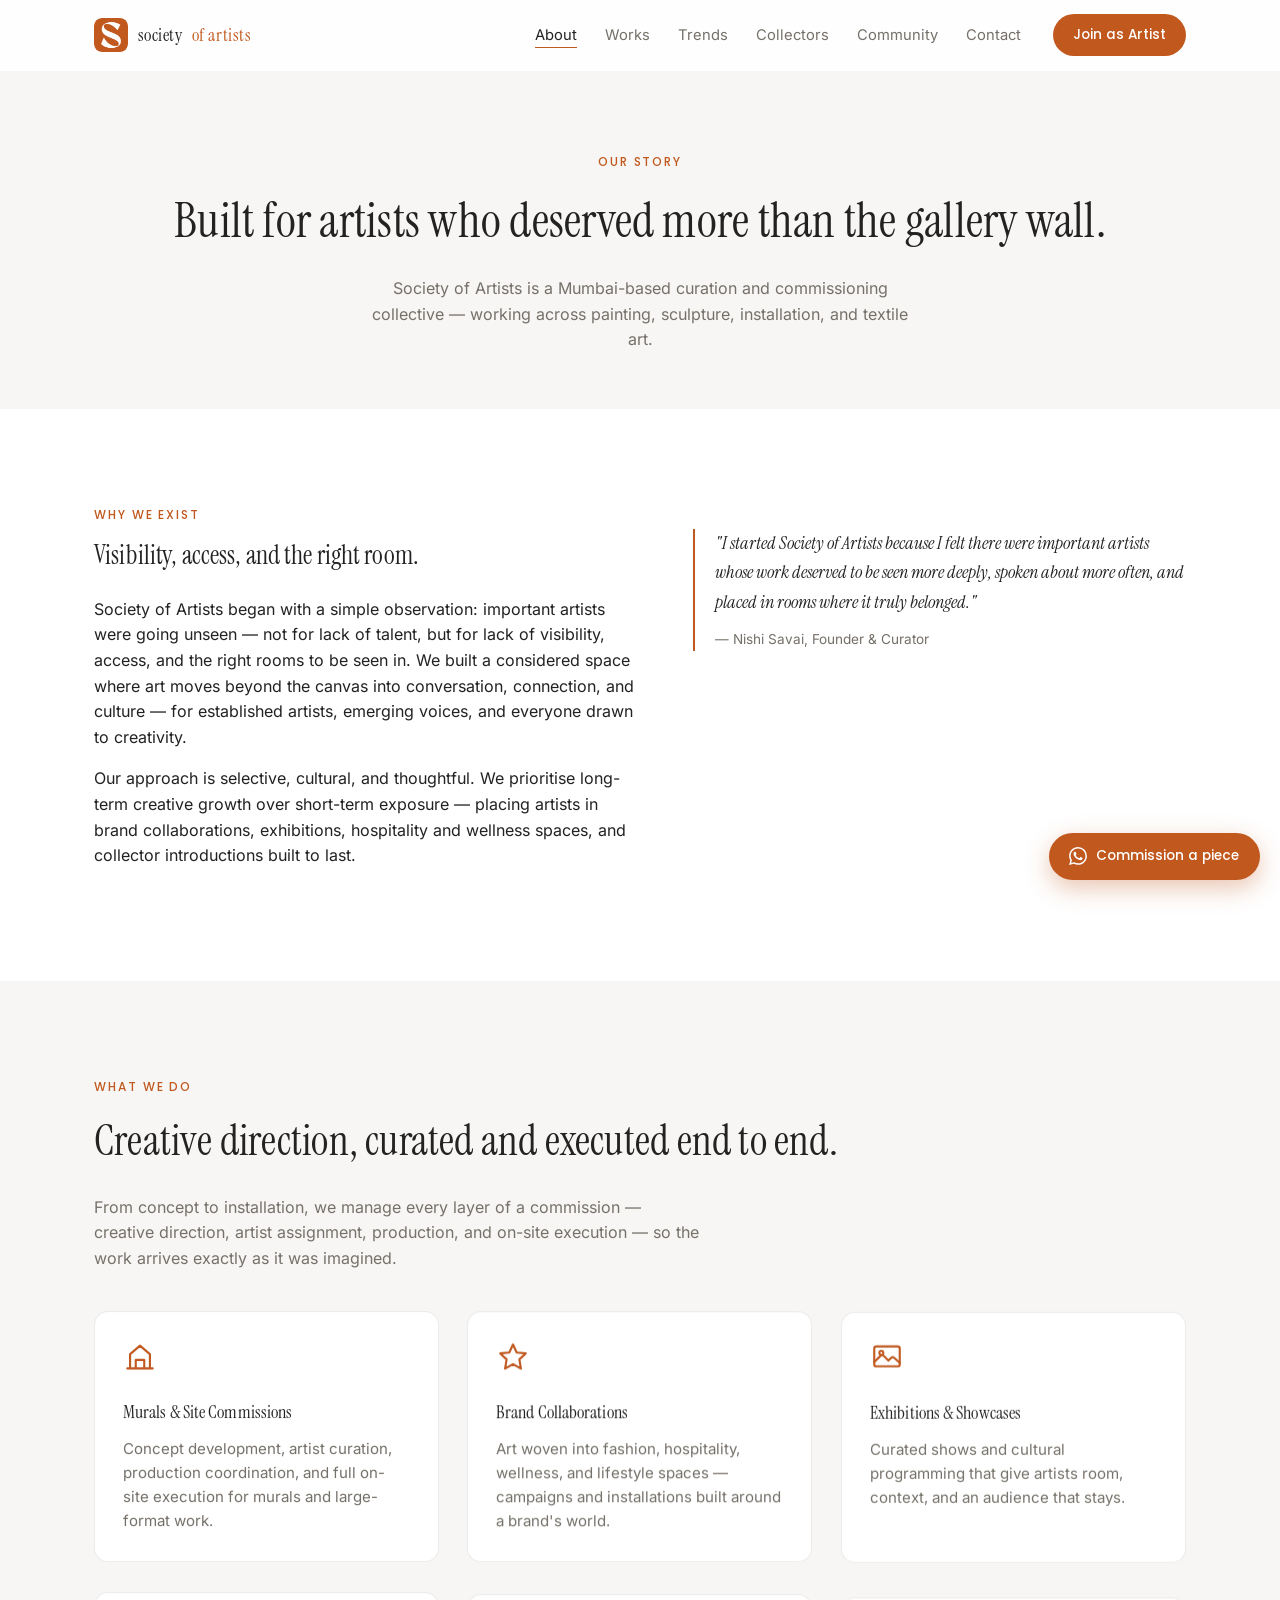
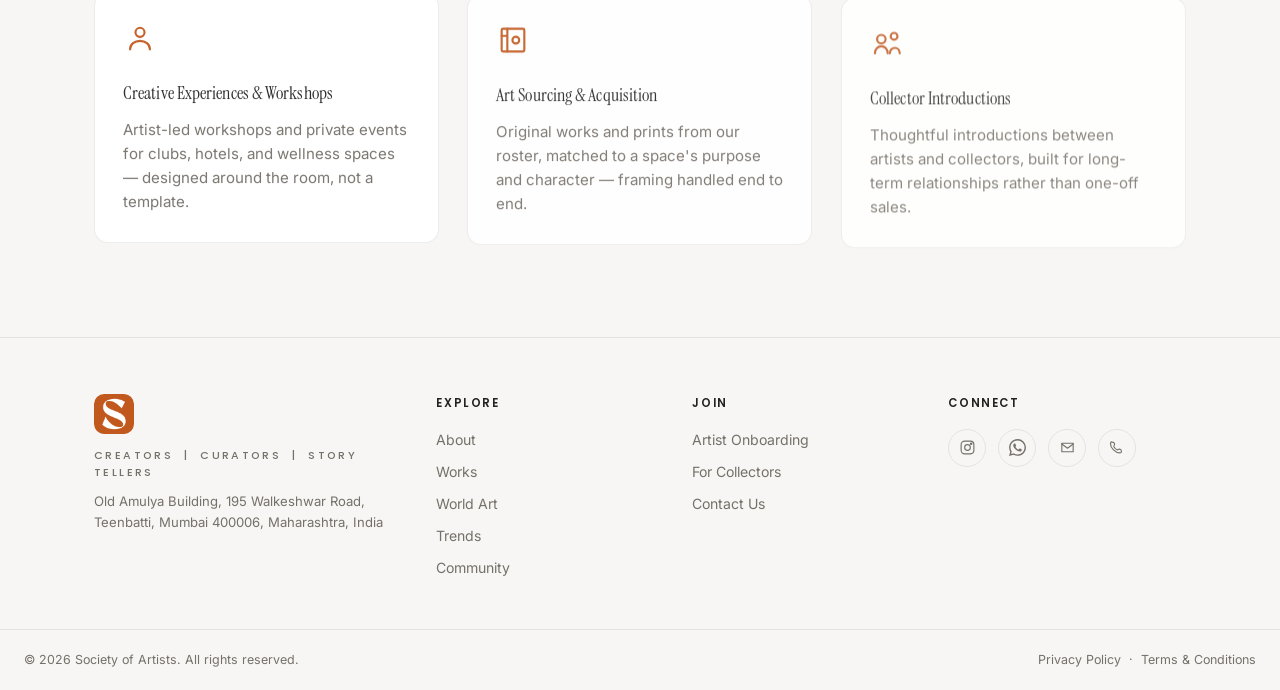
<file: about.html>
<!DOCTYPE html>
<html lang="en">
<head>
<meta charset="UTF-8">
<meta name="viewport" content="width=device-width, initial-scale=1.0, viewport-fit=cover">
<title>About Us | Society of Artists — Mumbai Art Curation Studio</title>
<meta name="description" content="Society of Artists was founded by Nishi Savai to give overlooked artists visibility, access, and meaningful commissions. Learn our story and what we do — from murals to brand collaborations.">
<link rel="canonical" href="https://societyofartists.in/about.html">
<meta property="og:type" content="website">
<meta property="og:title" content="About Society of Artists">
<meta property="og:description" content="Founded by Nishi Savai to give overlooked artists visibility, access, and meaningful commissions.">
<meta property="og:image" content="https://societyofartists.in/assets/painting4.jpg">
<meta property="og:url" content="https://societyofartists.in/about.html">
<meta name="twitter:card" content="summary_large_image">
<link rel="icon" href="assets/logo-badge.png" type="image/png">
<link rel="stylesheet" href="assets/style.css?v=8">
<script type="application/ld+json">
{
  "@context": "https://schema.org",
  "@type": "AboutPage",
  "name": "About Society of Artists",
  "url": "https://societyofartists.in/about.html",
  "mainEntity": {
    "@type": "Organization",
    "name": "Society of Artists",
    "founder": { "@type": "Person", "name": "Nishi Savai" }
  }
}
</script>
</head>
<body>

<div id="preloader" aria-hidden="true">
  <img class="pre-mark" src="assets/logo-badge.png" alt="">
  <div class="pre-bar"></div>
</div>
<div class="pt" id="pt" aria-hidden="true"><img src="assets/logo-badge.png" alt=""></div>

<header id="site-header">
  <div class="nav">
    <a class="brand" href="index.html#top"><img src="assets/logo-badge.png" alt="" width="34" height="34">society <span class="accent">of artists</span></a>
    <button class="nav-toggle" id="nav-toggle" aria-expanded="false" aria-controls="primary-nav" aria-label="Toggle navigation menu">
      <span></span><span></span><span></span>
    </button>
    <div class="nav-links">
      <nav aria-label="Primary">
        <ul id="primary-nav">
          <li><a href="about.html" class="is-current">About</a></li>
          <li><a href="works.html">Works</a></li>
          <li><a href="trends.html">Trends</a></li>
          <li><a href="collectors.html">Collectors</a></li>
          <li><a href="community.html">Community</a></li>
          <li><a href="contact.html">Contact</a></li>
        </ul>
      </nav>
      <div class="nav-cta" id="nav-cta">
        <a class="btn btn-primary btn-sm" href="register.html">Join as Artist</a>
      </div>
    </div>
  </div>
</header>

<main>
  <section class="page-hero">
    <div class="wrap">
      <span class="eyebrow">Our Story</span>
      <h1>Built for artists who deserved more than the gallery wall.</h1>
      <p>
        Society of Artists is a Mumbai-based curation and commissioning collective —
        working across painting, sculpture, installation, and textile art.
      </p>
    </div>
  </section>

  <section>
    <div class="wrap about-grid">
      <div class="reveal">
        <span class="eyebrow">Why We Exist</span>
        <h2 class="title" style="font-size:1.6rem;">Visibility, access, and the right room.</h2>
        <p>
          Society of Artists began with a simple observation: important artists were
          going unseen — not for lack of talent, but for lack of visibility, access,
          and the right rooms to be seen in. We built a considered space where art
          moves beyond the canvas into conversation, connection, and culture — for
          established artists, emerging voices, and everyone drawn to creativity.
        </p>
        <p>
          Our approach is selective, cultural, and thoughtful. We prioritise
          long-term creative growth over short-term exposure — placing artists in
          brand collaborations, exhibitions, hospitality and wellness spaces, and
          collector introductions built to last.
        </p>
      </div>
      <div class="reveal">
        <blockquote>
          "I started Society of Artists because I felt there were important artists
          whose work deserved to be seen more deeply, spoken about more often, and
          placed in rooms where it truly belonged."
          <cite>— Nishi Savai, Founder &amp; Curator</cite>
        </blockquote>
      </div>
    </div>
  </section>

  <section class="section-alt" id="what-we-do">
    <div class="wrap">
      <span class="eyebrow reveal">What We Do</span>
      <h2 class="title reveal">Creative direction, curated and executed end to end.</h2>
      <p class="reveal" style="max-width:38rem;color:var(--muted);">
        From concept to installation, we manage every layer of a commission —
        creative direction, artist assignment, production, and on-site execution —
        so the work arrives exactly as it was imagined.
      </p>
      <div class="grid-3">
        <div class="card tilt-card">
          <svg viewBox="0 0 24 24" fill="none" stroke="currentColor" stroke-width="1.5"><path d="M3 20h18M5 20V10l7-6 7 6v10M9 20v-6h6v6" stroke-linecap="round" stroke-linejoin="round"/></svg>
          <h3>Murals &amp; Site Commissions</h3>
          <p>Concept development, artist curation, production coordination, and full on-site execution for murals and large-format work.</p>
        </div>
        <div class="card tilt-card">
          <svg viewBox="0 0 24 24" fill="none" stroke="currentColor" stroke-width="1.5"><path d="M12 3l2.6 5.6L21 9.3l-4.5 4.2L17.6 20 12 16.8 6.4 20l1.1-6.5L3 9.3l6.4-.7L12 3z" stroke-linecap="round" stroke-linejoin="round"/></svg>
          <h3>Brand Collaborations</h3>
          <p>Art woven into fashion, hospitality, wellness, and lifestyle spaces — campaigns and installations built around a brand's world.</p>
        </div>
        <div class="card tilt-card">
          <svg viewBox="0 0 24 24" fill="none" stroke="currentColor" stroke-width="1.5"><rect x="3" y="4" width="18" height="14" rx="1.5"/><path d="M3 15l4.5-4.5a1.5 1.5 0 0 1 2.1 0L13 14l2-2a1.5 1.5 0 0 1 2.1 0L21 15.5" stroke-linecap="round" stroke-linejoin="round"/><circle cx="8" cy="8.5" r="1.4"/></svg>
          <h3>Exhibitions &amp; Showcases</h3>
          <p>Curated shows and cultural programming that give artists room, context, and an audience that stays.</p>
        </div>
        <div class="card tilt-card">
          <svg viewBox="0 0 24 24" fill="none" stroke="currentColor" stroke-width="1.5"><circle cx="12" cy="8" r="3.2"/><path d="M5 20c0-3.6 3.1-6 7-6s7 2.4 7 6" stroke-linecap="round"/></svg>
          <h3>Creative Experiences &amp; Workshops</h3>
          <p>Artist-led workshops and private events for clubs, hotels, and wellness spaces — designed around the room, not a template.</p>
        </div>
        <div class="card tilt-card">
          <svg viewBox="0 0 24 24" fill="none" stroke="currentColor" stroke-width="1.5"><rect x="4" y="4" width="16" height="16" rx="1"/><path d="M8 4v16M4 9h4" stroke-linecap="round"/><circle cx="14" cy="12" r="2.4"/></svg>
          <h3>Art Sourcing &amp; Acquisition</h3>
          <p>Original works and prints from our roster, matched to a space's purpose and character — framing handled end to end.</p>
        </div>
        <div class="card tilt-card">
          <svg viewBox="0 0 24 24" fill="none" stroke="currentColor" stroke-width="1.5"><circle cx="8" cy="9" r="3"/><circle cx="17" cy="7" r="2.4"/><path d="M3.5 19c0-3 2.2-5 4.5-5s4.5 2 4.5 5" stroke-linecap="round"/><path d="M14 19c0-2.2 1.6-3.8 3.5-3.8s3.5 1.6 3.5 3.8" stroke-linecap="round"/></svg>
          <h3>Collector Introductions</h3>
          <p>Thoughtful introductions between artists and collectors, built for long-term relationships rather than one-off sales.</p>
        </div>
      </div>
    </div>
  </section>
</main>

<footer>
  <div class="wrap footer-grid">
    <div class="footer-brand">
      <img src="assets/logo-badge.png" alt="Society of Artists">
      <div class="footer-tagline">Creators &nbsp;|&nbsp; Curators &nbsp;|&nbsp; Story Tellers</div>
      <p>Old Amulya Building, 195 Walkeshwar Road,<br>Teenbatti, Mumbai 400006, Maharashtra, India</p>
    </div>
    <div class="footer-col">
      <h4>Explore</h4>
      <ul>
        <li><a href="about.html">About</a></li>
        <li><a href="works.html">Works</a></li>
        <li><a href="world-art.html">World Art</a></li>
        <li><a href="trends.html">Trends</a></li>
        <li><a href="community.html">Community</a></li>
      </ul>
    </div>
    <div class="footer-col">
      <h4>Join</h4>
      <ul>
        <li><a href="register.html">Artist Onboarding</a></li>
        <li><a href="collectors.html">For Collectors</a></li>
        <li><a href="contact.html">Contact Us</a></li>
      </ul>
    </div>
    <div class="footer-col">
      <h4>Connect</h4>
      <div class="footer-social">
        <a href="https://instagram.com/societyofartists__" target="_blank" rel="noopener" aria-label="Instagram">
          <svg viewBox="0 0 24 24" fill="none" stroke="currentColor" stroke-width="1.6"><rect x="3" y="3" width="18" height="18" rx="5"/><circle cx="12" cy="12" r="4"/><circle cx="17.2" cy="6.8" r="1"/></svg>
        </a>
        <a href="https://wa.me/919820972689" target="_blank" rel="noopener" aria-label="WhatsApp">
          <svg viewBox="0 0 24 24" fill="currentColor"><path d="M17.472 14.382c-.297-.149-1.758-.867-2.03-.967-.273-.099-.471-.148-.67.15-.197.297-.767.966-.94 1.164-.173.199-.347.223-.644.075-.297-.15-1.255-.463-2.39-1.475-.883-.788-1.48-1.761-1.653-2.059-.173-.297-.018-.458.13-.606.134-.133.297-.347.446-.52.149-.174.198-.298.298-.497.099-.198.05-.371-.025-.52-.075-.149-.669-1.612-.916-2.207-.242-.579-.487-.5-.669-.51-.173-.008-.371-.01-.57-.01-.198 0-.52.074-.792.372-.272.297-1.04 1.016-1.04 2.479 0 1.462 1.065 2.875 1.213 3.074.149.198 2.096 3.2 5.077 4.487.709.306 1.262.489 1.694.625.712.227 1.36.195 1.871.118.571-.085 1.758-.719 2.006-1.413.248-.694.248-1.289.173-1.413-.074-.124-.272-.198-.57-.347m-5.421 7.403h-.004a9.87 9.87 0 01-5.031-1.378l-.361-.214-3.741.982.998-3.648-.235-.374a9.86 9.86 0 01-1.51-5.26c.001-5.45 4.436-9.884 9.888-9.884 2.64 0 5.122 1.03 6.988 2.898a9.825 9.825 0 012.893 6.994c-.003 5.45-4.437 9.884-9.885 9.884m8.413-18.297A11.815 11.815 0 0012.05 0C5.495 0 .16 5.335.157 11.892c0 2.096.547 4.142 1.588 5.945L.057 24l6.305-1.654a11.882 11.882 0 005.683 1.448h.005c6.554 0 11.89-5.335 11.893-11.893a11.821 11.821 0 00-3.48-8.413z"/></svg>
        </a>
        <a href="mailto:nishisavai@societyofartists.in" aria-label="Email">
          <svg viewBox="0 0 24 24" fill="none" stroke="currentColor" stroke-width="1.6"><path d="M4 6h16v12H4z" stroke-linejoin="round"/><path d="M4 7l8 6 8-6" stroke-linecap="round" stroke-linejoin="round"/></svg>
        </a>
        <a href="tel:+919820972689" aria-label="Phone">
          <svg viewBox="0 0 24 24" fill="none" stroke="currentColor" stroke-width="1.6"><path d="M4.5 4.5c1 0 2.6.3 3.2 1.9.4 1 .1 2-.5 2.8-.6.7-.6 1.3-.1 2 .9 1.4 2.4 2.9 3.8 3.8.7.5 1.3.5 2-.1.8-.6 1.8-.9 2.8-.5 1.6.6 1.9 2.2 1.9 3.2 0 1-1 2-2.5 2-6 0-13-7-13-13 0-1.5 1-2.5 2-2.5z" stroke-linecap="round" stroke-linejoin="round"/></svg>
        </a>
      </div>
    </div>
  </div>
  <div class="footer-legal">
    <span>&copy; 2026 Society of Artists. All rights reserved.</span>
    <span><a href="privacy.html">Privacy Policy</a> &nbsp;&middot;&nbsp; <a href="terms.html">Terms &amp; Conditions</a></span>
  </div>
</footer>

<a class="fab" href="https://wa.me/919820972689?text=Hi%20Society%20of%20Artists%20%E2%80%94%20I%27d%20like%20to%20talk%20about%20commissioning%20a%20piece." target="_blank" rel="noopener" aria-label="Chat with us about commissioning a piece">
  <svg viewBox="0 0 24 24" fill="currentColor"><path d="M17.472 14.382c-.297-.149-1.758-.867-2.03-.967-.273-.099-.471-.148-.67.15-.197.297-.767.966-.94 1.164-.173.199-.347.223-.644.075-.297-.15-1.255-.463-2.39-1.475-.883-.788-1.48-1.761-1.653-2.059-.173-.297-.018-.458.13-.606.134-.133.297-.347.446-.52.149-.174.198-.298.298-.497.099-.198.05-.371-.025-.52-.075-.149-.669-1.612-.916-2.207-.242-.579-.487-.5-.669-.51-.173-.008-.371-.01-.57-.01-.198 0-.52.074-.792.372-.272.297-1.04 1.016-1.04 2.479 0 1.462 1.065 2.875 1.213 3.074.149.198 2.096 3.2 5.077 4.487.709.306 1.262.489 1.694.625.712.227 1.36.195 1.871.118.571-.085 1.758-.719 2.006-1.413.248-.694.248-1.289.173-1.413-.074-.124-.272-.198-.57-.347m-5.421 7.403h-.004a9.87 9.87 0 01-5.031-1.378l-.361-.214-3.741.982.998-3.648-.235-.374a9.86 9.86 0 01-1.51-5.26c.001-5.45 4.436-9.884 9.888-9.884 2.64 0 5.122 1.03 6.988 2.898a9.825 9.825 0 012.893 6.994c-.003 5.45-4.437 9.884-9.885 9.884m8.413-18.297A11.815 11.815 0 0012.05 0C5.495 0 .16 5.335.157 11.892c0 2.096.547 4.142 1.588 5.945L.057 24l6.305-1.654a11.882 11.882 0 005.683 1.448h.005c6.554 0 11.89-5.335 11.893-11.893a11.821 11.821 0 00-3.48-8.413z"/></svg>
  <span>Commission a piece</span>
</a>

<script src="assets/vendor/gsap.min.js"></script>
<script src="assets/vendor/ScrollTrigger.min.js"></script>
<script src="assets/vendor/vanilla-tilt.min.js"></script>
<script src="assets/vendor/zdog.dist.min.js"></script>
<script src="assets/main.js?v=8"></script>

</body>
</html>
</file>
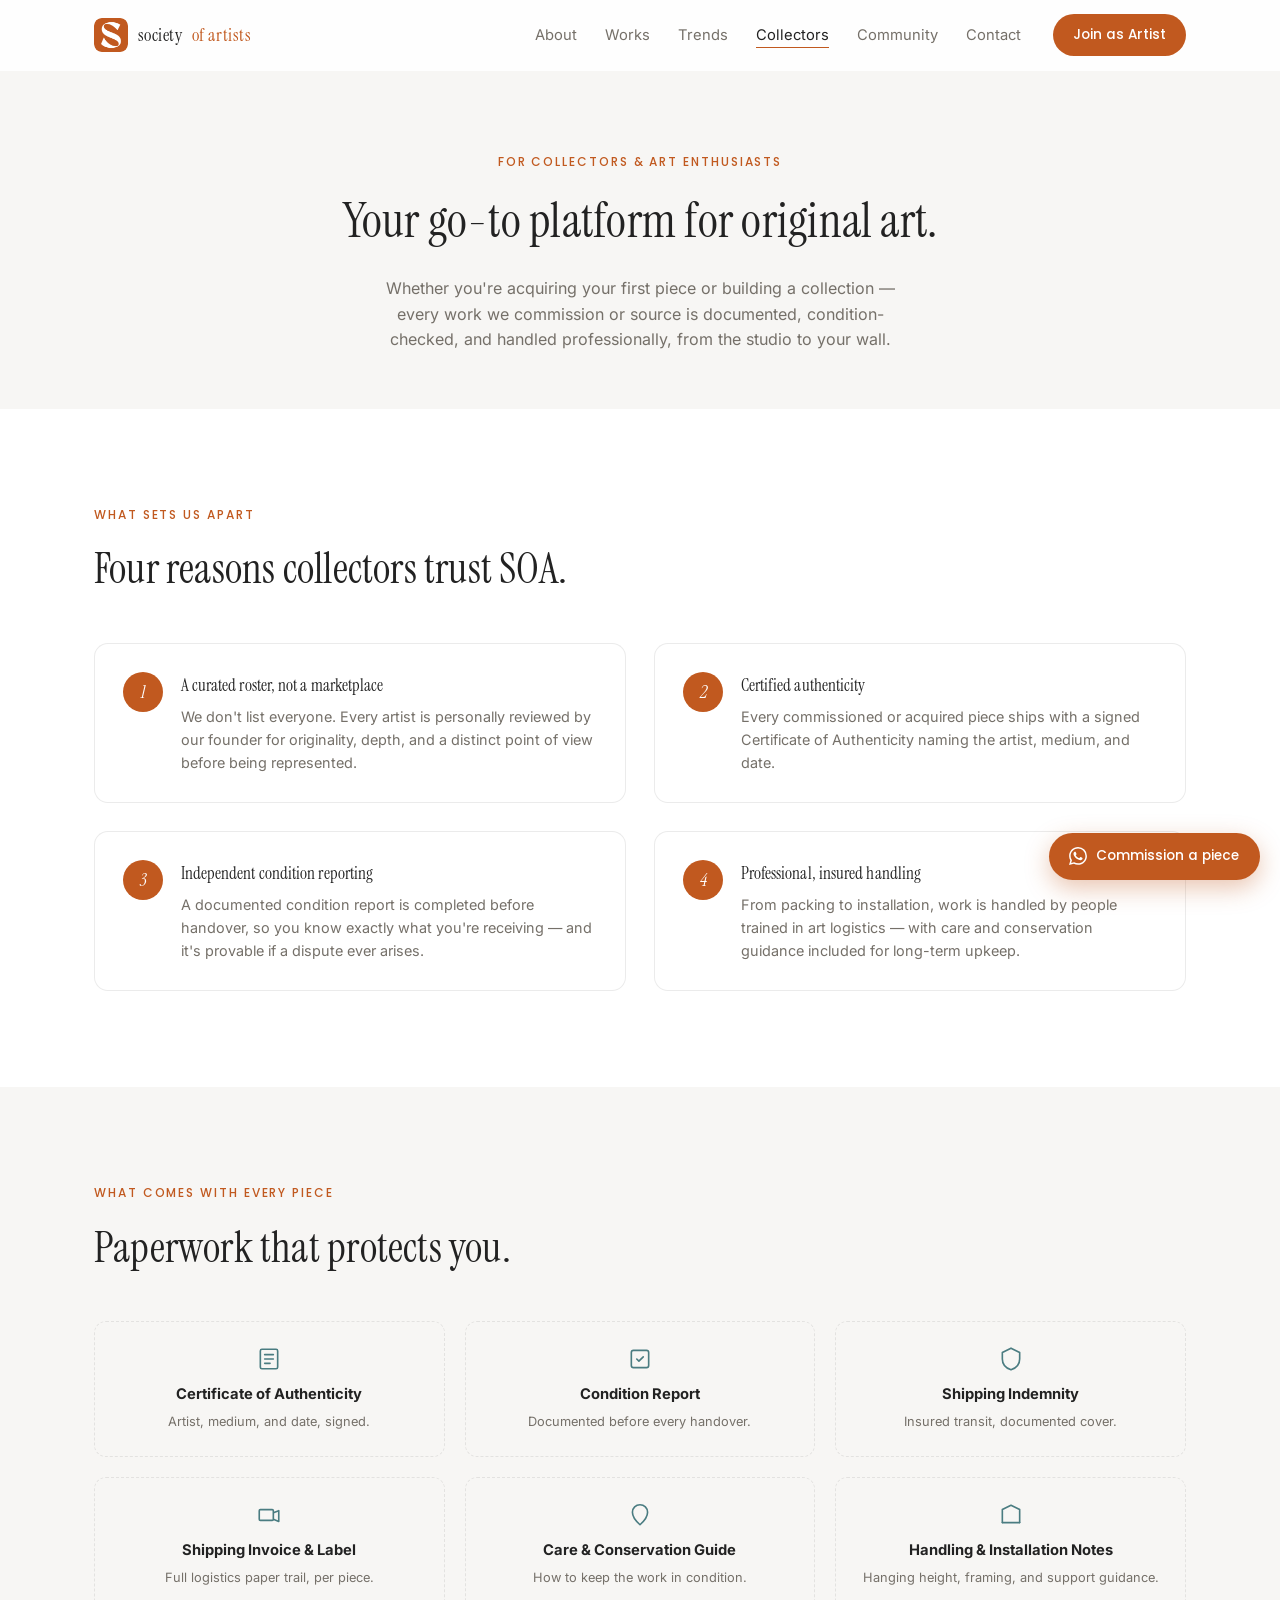
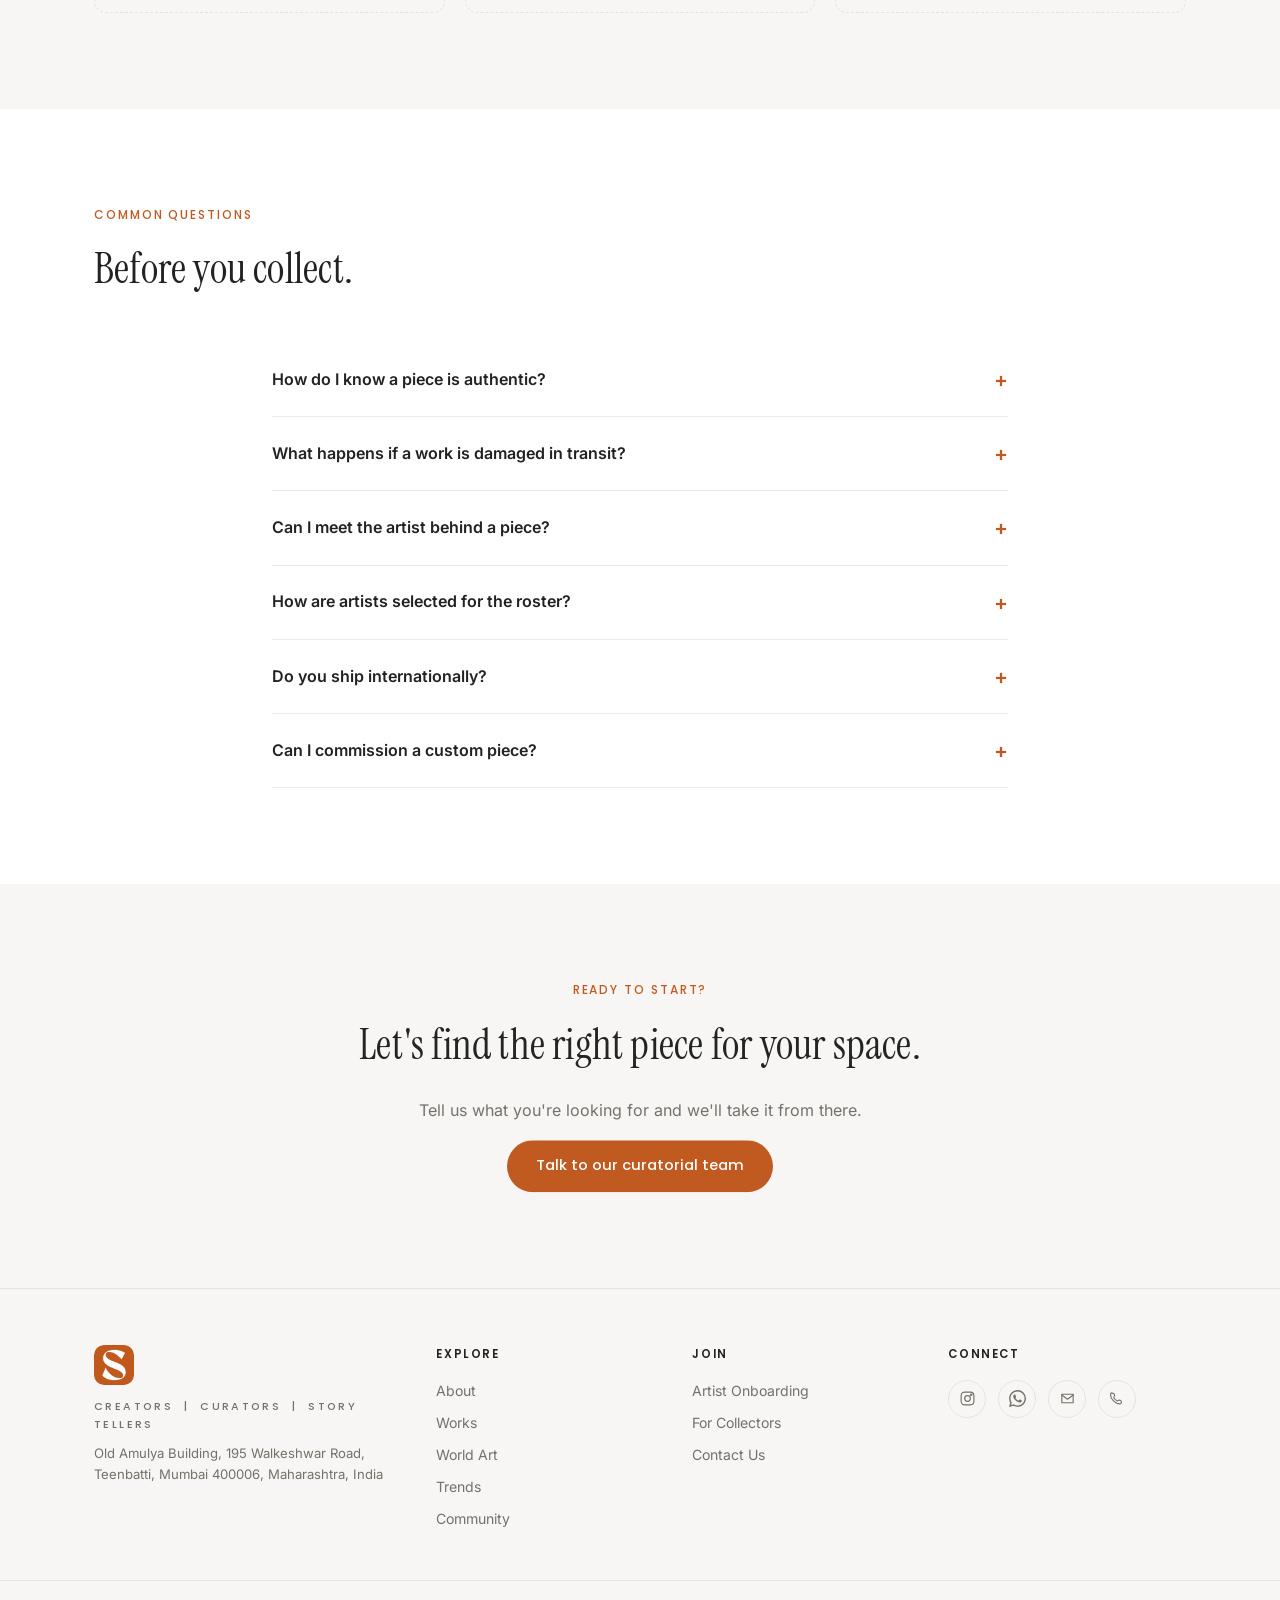
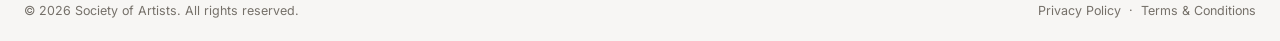
<file: collectors.html>
<!DOCTYPE html>
<html lang="en">
<head>
<meta charset="UTF-8">
<meta name="viewport" content="width=device-width, initial-scale=1.0, viewport-fit=cover">
<title>For Collectors — Why Collect With Society of Artists</title>
<meta name="description" content="Why collectors choose Society of Artists: a curated roster, certified authenticity, independent condition reports, and insured professional handling on every piece.">
<link rel="canonical" href="https://societyofartists.in/collectors.html">
<meta property="og:type" content="website">
<meta property="og:title" content="For Collectors — Society of Artists">
<meta property="og:description" content="A curated roster, certified authenticity, and professional handling on every piece.">
<meta property="og:image" content="https://societyofartists.in/assets/painting3.jpg">
<meta property="og:url" content="https://societyofartists.in/collectors.html">
<meta name="twitter:card" content="summary_large_image">
<link rel="icon" href="assets/logo-badge.png" type="image/png">
<link rel="stylesheet" href="assets/style.css?v=8">
<script type="application/ld+json">
{
  "@context": "https://schema.org",
  "@type": "FAQPage",
  "mainEntity": [
    {
      "@type": "Question",
      "name": "How do I know a piece from SOA is authentic?",
      "acceptedAnswer": { "@type": "Answer", "text": "Every piece commissioned or sourced through Society of Artists is delivered with a signed Certificate of Authenticity naming the artist, medium, and date, alongside an independent condition report completed before handover." }
    },
    {
      "@type": "Question",
      "name": "What happens if a work is damaged in transit?",
      "acceptedAnswer": { "@type": "Answer", "text": "All shipments are professionally packed and insured, with a documented condition report completed before dispatch and a shipping indemnity process in place should any damage occur in transit." }
    },
    {
      "@type": "Question",
      "name": "Can I meet the artist behind a piece?",
      "acceptedAnswer": { "@type": "Answer", "text": "Yes. Members of our collector circle get direct, ongoing introductions to roster artists, including private studio visits where the artist and schedule allow." }
    },
    {
      "@type": "Question",
      "name": "How are artists selected for the SOA roster?",
      "acceptedAnswer": { "@type": "Answer", "text": "SOA operates a curated roster, not an open marketplace. Every artist is personally reviewed for originality, depth, and a distinct creative point of view before being represented." }
    },
    {
      "@type": "Question",
      "name": "Do you ship internationally?",
      "acceptedAnswer": { "@type": "Answer", "text": "Yes, shipping and logistics are arranged per piece and destination, with costs and timelines confirmed before dispatch." }
    },
    {
      "@type": "Question",
      "name": "Can I commission a custom piece?",
      "acceptedAnswer": { "@type": "Answer", "text": "Yes. We manage custom commissions end to end — creative direction, artist assignment, production, and installation for murals, sculpture, and site-specific work." }
    }
  ]
}
</script>
</head>
<body>

<div id="preloader" aria-hidden="true">
  <img class="pre-mark" src="assets/logo-badge.png" alt="">
  <div class="pre-bar"></div>
</div>
<div class="pt" id="pt" aria-hidden="true"><img src="assets/logo-badge.png" alt=""></div>

<header id="site-header">
  <div class="nav">
    <a class="brand" href="index.html#top"><img src="assets/logo-badge.png" alt="" width="34" height="34">society <span class="accent">of artists</span></a>
    <button class="nav-toggle" id="nav-toggle" aria-expanded="false" aria-controls="primary-nav" aria-label="Toggle navigation menu">
      <span></span><span></span><span></span>
    </button>
    <div class="nav-links">
      <nav aria-label="Primary">
        <ul id="primary-nav">
          <li><a href="about.html">About</a></li>
          <li><a href="works.html">Works</a></li>
          <li><a href="trends.html">Trends</a></li>
          <li><a href="collectors.html" class="is-current">Collectors</a></li>
          <li><a href="community.html">Community</a></li>
          <li><a href="contact.html">Contact</a></li>
        </ul>
      </nav>
      <div class="nav-cta" id="nav-cta">
        <a class="btn btn-primary btn-sm" href="register.html">Join as Artist</a>
      </div>
    </div>
  </div>
</header>

<main>
  <section class="page-hero">
    <div class="wrap">
      <span class="eyebrow">For Collectors &amp; Art Enthusiasts</span>
      <h1>Your go-to platform for original art.</h1>
      <p>
        Whether you're acquiring your first piece or building a collection —
        every work we commission or source is documented, condition-checked, and
        handled professionally, from the studio to your wall.
      </p>
    </div>
  </section>

  <section>
    <div class="wrap">
      <span class="eyebrow reveal">What Sets Us Apart</span>
      <h2 class="title reveal">Four reasons collectors trust SOA.</h2>
      <div class="trust-grid">
        <div class="trust-card tilt-card reveal">
          <span class="num">1</span>
          <div>
            <h3>A curated roster, not a marketplace</h3>
            <p>We don't list everyone. Every artist is personally reviewed by our founder for originality, depth, and a distinct point of view before being represented.</p>
          </div>
        </div>
        <div class="trust-card tilt-card reveal">
          <span class="num">2</span>
          <div>
            <h3>Certified authenticity</h3>
            <p>Every commissioned or acquired piece ships with a signed Certificate of Authenticity naming the artist, medium, and date.</p>
          </div>
        </div>
        <div class="trust-card tilt-card reveal">
          <span class="num">3</span>
          <div>
            <h3>Independent condition reporting</h3>
            <p>A documented condition report is completed before handover, so you know exactly what you're receiving — and it's provable if a dispute ever arises.</p>
          </div>
        </div>
        <div class="trust-card tilt-card reveal">
          <span class="num">4</span>
          <div>
            <h3>Professional, insured handling</h3>
            <p>From packing to installation, work is handled by people trained in art logistics — with care and conservation guidance included for long-term upkeep.</p>
          </div>
        </div>
      </div>
    </div>
  </section>

  <section class="section-alt">
    <div class="wrap">
      <span class="eyebrow reveal">What Comes With Every Piece</span>
      <h2 class="title reveal">Paperwork that protects you.</h2>
      <div class="doc-grid">
        <div class="doc-card reveal">
          <svg viewBox="0 0 24 24" fill="none" stroke="currentColor" stroke-width="1.5"><rect x="4" y="3" width="16" height="18" rx="1.5"/><path d="M8 8h8M8 12h8M8 16h5" stroke-linecap="round"/></svg>
          <h4>Certificate of Authenticity</h4>
          <p>Artist, medium, and date, signed.</p>
        </div>
        <div class="doc-card reveal">
          <svg viewBox="0 0 24 24" fill="none" stroke="currentColor" stroke-width="1.5"><path d="M9 12l2 2 4-4" stroke-linecap="round" stroke-linejoin="round"/><rect x="4" y="4" width="16" height="16" rx="2"/></svg>
          <h4>Condition Report</h4>
          <p>Documented before every handover.</p>
        </div>
        <div class="doc-card reveal">
          <svg viewBox="0 0 24 24" fill="none" stroke="currentColor" stroke-width="1.5"><path d="M12 2l8 4v6c0 5-3.5 8.5-8 10-4.5-1.5-8-5-8-10V6l8-4z" stroke-linejoin="round"/></svg>
          <h4>Shipping Indemnity</h4>
          <p>Insured transit, documented cover.</p>
        </div>
        <div class="doc-card reveal">
          <svg viewBox="0 0 24 24" fill="none" stroke="currentColor" stroke-width="1.5"><rect x="3" y="7" width="13" height="10" rx="1"/><path d="M16 10l5-2v10l-5-2" stroke-linejoin="round"/></svg>
          <h4>Shipping Invoice &amp; Label</h4>
          <p>Full logistics paper trail, per piece.</p>
        </div>
        <div class="doc-card reveal">
          <svg viewBox="0 0 24 24" fill="none" stroke="currentColor" stroke-width="1.5"><path d="M12 21s-7-6.1-7-11.5A7 7 0 0 1 19 9.5C19 14.9 12 21 12 21z" stroke-linejoin="round"/></svg>
          <h4>Care &amp; Conservation Guide</h4>
          <p>How to keep the work in condition.</p>
        </div>
        <div class="doc-card reveal">
          <svg viewBox="0 0 24 24" fill="none" stroke="currentColor" stroke-width="1.5"><path d="M4 19V7l8-4 8 4v12" stroke-linecap="round" stroke-linejoin="round"/><path d="M4 19h16" stroke-linecap="round"/></svg>
          <h4>Handling &amp; Installation Notes</h4>
          <p>Hanging height, framing, and support guidance.</p>
        </div>
      </div>
    </div>
  </section>

  <section>
    <div class="wrap">
      <span class="eyebrow reveal">Common Questions</span>
      <h2 class="title reveal">Before you collect.</h2>
      <div class="faq reveal">
        <details>
          <summary>How do I know a piece is authentic?</summary>
          <p>Every piece commissioned or sourced through Society of Artists is delivered with a signed Certificate of Authenticity naming the artist, medium, and date, alongside an independent condition report completed before handover.</p>
        </details>
        <details>
          <summary>What happens if a work is damaged in transit?</summary>
          <p>All shipments are professionally packed and insured, with a documented condition report completed before dispatch and a shipping indemnity process in place should any damage occur in transit.</p>
        </details>
        <details>
          <summary>Can I meet the artist behind a piece?</summary>
          <p>Yes. Members of our collector circle get direct, ongoing introductions to roster artists, including private studio visits where the artist and schedule allow.</p>
        </details>
        <details>
          <summary>How are artists selected for the roster?</summary>
          <p>SOA operates a curated roster, not an open marketplace. Every artist is personally reviewed for originality, depth, and a distinct creative point of view before being represented.</p>
        </details>
        <details>
          <summary>Do you ship internationally?</summary>
          <p>Yes — shipping and logistics are arranged per piece and destination, with costs and timelines confirmed before dispatch.</p>
        </details>
        <details>
          <summary>Can I commission a custom piece?</summary>
          <p>Yes. We manage custom commissions end to end — creative direction, artist assignment, production, and installation for murals, sculpture, and site-specific work.</p>
        </details>
      </div>
    </div>
  </section>

  <section class="section-alt">
    <div class="wrap contact-box reveal">
      <span class="eyebrow">Ready to Start?</span>
      <h2 class="title">Let's find the right piece for your space.</h2>
      <p style="color:var(--muted);">Tell us what you're looking for and we'll take it from there.</p>
      <a class="btn btn-primary" href="contact.html">Talk to our curatorial team</a>
    </div>
  </section>
</main>

<footer>
  <div class="wrap footer-grid">
    <div class="footer-brand">
      <img src="assets/logo-badge.png" alt="Society of Artists">
      <div class="footer-tagline">Creators &nbsp;|&nbsp; Curators &nbsp;|&nbsp; Story Tellers</div>
      <p>Old Amulya Building, 195 Walkeshwar Road,<br>Teenbatti, Mumbai 400006, Maharashtra, India</p>
    </div>
    <div class="footer-col">
      <h4>Explore</h4>
      <ul>
        <li><a href="about.html">About</a></li>
        <li><a href="works.html">Works</a></li>
        <li><a href="world-art.html">World Art</a></li>
        <li><a href="trends.html">Trends</a></li>
        <li><a href="community.html">Community</a></li>
      </ul>
    </div>
    <div class="footer-col">
      <h4>Join</h4>
      <ul>
        <li><a href="register.html">Artist Onboarding</a></li>
        <li><a href="collectors.html">For Collectors</a></li>
        <li><a href="contact.html">Contact Us</a></li>
      </ul>
    </div>
    <div class="footer-col">
      <h4>Connect</h4>
      <div class="footer-social">
        <a href="https://instagram.com/societyofartists__" target="_blank" rel="noopener" aria-label="Instagram">
          <svg viewBox="0 0 24 24" fill="none" stroke="currentColor" stroke-width="1.6"><rect x="3" y="3" width="18" height="18" rx="5"/><circle cx="12" cy="12" r="4"/><circle cx="17.2" cy="6.8" r="1"/></svg>
        </a>
        <a href="https://wa.me/919820972689" target="_blank" rel="noopener" aria-label="WhatsApp">
          <svg viewBox="0 0 24 24" fill="currentColor"><path d="M17.472 14.382c-.297-.149-1.758-.867-2.03-.967-.273-.099-.471-.148-.67.15-.197.297-.767.966-.94 1.164-.173.199-.347.223-.644.075-.297-.15-1.255-.463-2.39-1.475-.883-.788-1.48-1.761-1.653-2.059-.173-.297-.018-.458.13-.606.134-.133.297-.347.446-.52.149-.174.198-.298.298-.497.099-.198.05-.371-.025-.52-.075-.149-.669-1.612-.916-2.207-.242-.579-.487-.5-.669-.51-.173-.008-.371-.01-.57-.01-.198 0-.52.074-.792.372-.272.297-1.04 1.016-1.04 2.479 0 1.462 1.065 2.875 1.213 3.074.149.198 2.096 3.2 5.077 4.487.709.306 1.262.489 1.694.625.712.227 1.36.195 1.871.118.571-.085 1.758-.719 2.006-1.413.248-.694.248-1.289.173-1.413-.074-.124-.272-.198-.57-.347m-5.421 7.403h-.004a9.87 9.87 0 01-5.031-1.378l-.361-.214-3.741.982.998-3.648-.235-.374a9.86 9.86 0 01-1.51-5.26c.001-5.45 4.436-9.884 9.888-9.884 2.64 0 5.122 1.03 6.988 2.898a9.825 9.825 0 012.893 6.994c-.003 5.45-4.437 9.884-9.885 9.884m8.413-18.297A11.815 11.815 0 0012.05 0C5.495 0 .16 5.335.157 11.892c0 2.096.547 4.142 1.588 5.945L.057 24l6.305-1.654a11.882 11.882 0 005.683 1.448h.005c6.554 0 11.89-5.335 11.893-11.893a11.821 11.821 0 00-3.48-8.413z"/></svg>
        </a>
        <a href="mailto:nishisavai@societyofartists.in" aria-label="Email">
          <svg viewBox="0 0 24 24" fill="none" stroke="currentColor" stroke-width="1.6"><path d="M4 6h16v12H4z" stroke-linejoin="round"/><path d="M4 7l8 6 8-6" stroke-linecap="round" stroke-linejoin="round"/></svg>
        </a>
        <a href="tel:+919820972689" aria-label="Phone">
          <svg viewBox="0 0 24 24" fill="none" stroke="currentColor" stroke-width="1.6"><path d="M4.5 4.5c1 0 2.6.3 3.2 1.9.4 1 .1 2-.5 2.8-.6.7-.6 1.3-.1 2 .9 1.4 2.4 2.9 3.8 3.8.7.5 1.3.5 2-.1.8-.6 1.8-.9 2.8-.5 1.6.6 1.9 2.2 1.9 3.2 0 1-1 2-2.5 2-6 0-13-7-13-13 0-1.5 1-2.5 2-2.5z" stroke-linecap="round" stroke-linejoin="round"/></svg>
        </a>
      </div>
    </div>
  </div>
  <div class="footer-legal">
    <span>&copy; 2026 Society of Artists. All rights reserved.</span>
    <span><a href="privacy.html">Privacy Policy</a> &nbsp;&middot;&nbsp; <a href="terms.html">Terms &amp; Conditions</a></span>
  </div>
</footer>

<a class="fab" href="https://wa.me/919820972689?text=Hi%20Society%20of%20Artists%20%E2%80%94%20I%27d%20like%20to%20talk%20about%20commissioning%20a%20piece." target="_blank" rel="noopener" aria-label="Chat with us about commissioning a piece">
  <svg viewBox="0 0 24 24" fill="currentColor"><path d="M17.472 14.382c-.297-.149-1.758-.867-2.03-.967-.273-.099-.471-.148-.67.15-.197.297-.767.966-.94 1.164-.173.199-.347.223-.644.075-.297-.15-1.255-.463-2.39-1.475-.883-.788-1.48-1.761-1.653-2.059-.173-.297-.018-.458.13-.606.134-.133.297-.347.446-.52.149-.174.198-.298.298-.497.099-.198.05-.371-.025-.52-.075-.149-.669-1.612-.916-2.207-.242-.579-.487-.5-.669-.51-.173-.008-.371-.01-.57-.01-.198 0-.52.074-.792.372-.272.297-1.04 1.016-1.04 2.479 0 1.462 1.065 2.875 1.213 3.074.149.198 2.096 3.2 5.077 4.487.709.306 1.262.489 1.694.625.712.227 1.36.195 1.871.118.571-.085 1.758-.719 2.006-1.413.248-.694.248-1.289.173-1.413-.074-.124-.272-.198-.57-.347m-5.421 7.403h-.004a9.87 9.87 0 01-5.031-1.378l-.361-.214-3.741.982.998-3.648-.235-.374a9.86 9.86 0 01-1.51-5.26c.001-5.45 4.436-9.884 9.888-9.884 2.64 0 5.122 1.03 6.988 2.898a9.825 9.825 0 012.893 6.994c-.003 5.45-4.437 9.884-9.885 9.884m8.413-18.297A11.815 11.815 0 0012.05 0C5.495 0 .16 5.335.157 11.892c0 2.096.547 4.142 1.588 5.945L.057 24l6.305-1.654a11.882 11.882 0 005.683 1.448h.005c6.554 0 11.89-5.335 11.893-11.893a11.821 11.821 0 00-3.48-8.413z"/></svg>
  <span>Commission a piece</span>
</a>

<script src="assets/vendor/gsap.min.js"></script>
<script src="assets/vendor/ScrollTrigger.min.js"></script>
<script src="assets/vendor/vanilla-tilt.min.js"></script>
<script src="assets/vendor/zdog.dist.min.js"></script>
<script src="assets/main.js?v=8"></script>

</body>
</html>
</file>
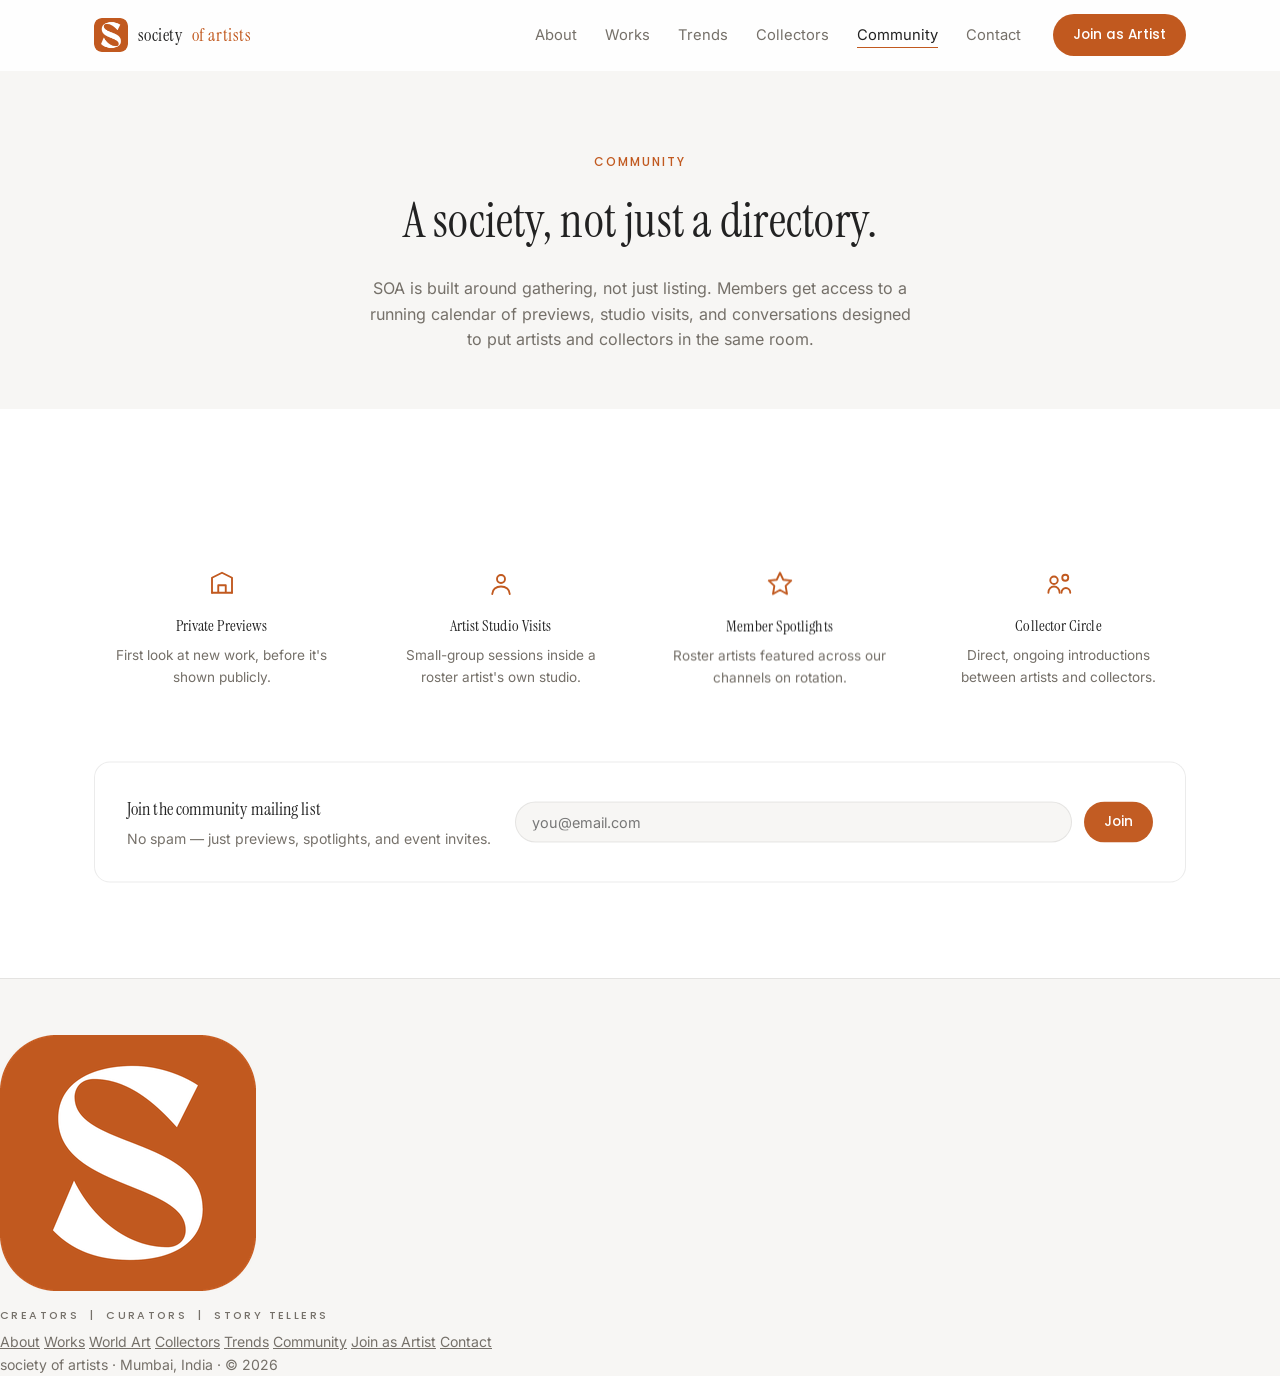
<file: community.html>
<!DOCTYPE html>
<html lang="en">
<head>
<meta charset="UTF-8">
<meta name="viewport" content="width=device-width, initial-scale=1.0, viewport-fit=cover">
<title>Community | Society of Artists</title>
<meta name="description" content="Join the Society of Artists community — private previews, artist studio visits, member spotlights, and a collector circle built around real gathering.">
<link rel="canonical" href="https://societyofartists.in/community.html">
<meta property="og:type" content="website">
<meta property="og:title" content="Community — Society of Artists">
<meta property="og:description" content="Private previews, studio visits, and a collector circle built around real gathering, not just listings.">
<meta property="og:image" content="https://societyofartists.in/assets/painting6.jpg">
<meta property="og:url" content="https://societyofartists.in/community.html">
<meta name="twitter:card" content="summary_large_image">
<link rel="icon" href="assets/logo-badge.png" type="image/png">
<link rel="stylesheet" href="assets/style.css?v=7">
</head>
<body>

<div id="preloader" aria-hidden="true">
  <img class="pre-mark" src="assets/logo-badge.png" alt="">
  <div class="pre-bar"></div>
</div>
<div class="pt" id="pt" aria-hidden="true"><img src="assets/logo-badge.png" alt=""></div>

<header id="site-header">
  <div class="nav">
    <a class="brand" href="index.html#top"><img src="assets/logo-badge.png" alt="" width="34" height="34">society <span class="accent">of artists</span></a>
    <button class="nav-toggle" id="nav-toggle" aria-expanded="false" aria-controls="primary-nav" aria-label="Toggle navigation menu">
      <span></span><span></span><span></span>
    </button>
    <div class="nav-links">
      <nav aria-label="Primary">
        <ul id="primary-nav">
          <li><a href="about.html">About</a></li>
          <li><a href="works.html">Works</a></li>
          <li><a href="trends.html">Trends</a></li>
          <li><a href="collectors.html">Collectors</a></li>
          <li><a href="community.html" class="is-current">Community</a></li>
          <li><a href="contact.html">Contact</a></li>
        </ul>
      </nav>
      <div class="nav-cta" id="nav-cta">
        <a class="btn btn-primary btn-sm" href="register.html">Join as Artist</a>
      </div>
    </div>
  </div>
</header>

<main>
  <section class="page-hero">
    <div class="wrap">
      <span class="eyebrow">Community</span>
      <h1>A society, not just a directory.</h1>
      <p>
        SOA is built around gathering, not just listing. Members get access to a
        running calendar of previews, studio visits, and conversations designed to
        put artists and collectors in the same room.
      </p>
    </div>
  </section>

  <section>
    <div class="wrap">
      <div class="community-grid">
        <div class="community-card tilt-card reveal">
          <svg viewBox="0 0 24 24" fill="none" stroke="currentColor" stroke-width="1.5"><path d="M4 19V7l8-4 8 4v12" stroke-linecap="round" stroke-linejoin="round"/><path d="M4 19h16M9 19v-6h6v6" stroke-linecap="round" stroke-linejoin="round"/></svg>
          <h3>Private Previews</h3>
          <p>First look at new work, before it's shown publicly.</p>
        </div>
        <div class="community-card tilt-card reveal">
          <svg viewBox="0 0 24 24" fill="none" stroke="currentColor" stroke-width="1.5"><circle cx="12" cy="8" r="3.2"/><path d="M5 20c0-3.6 3.1-6 7-6s7 2.4 7 6" stroke-linecap="round"/></svg>
          <h3>Artist Studio Visits</h3>
          <p>Small-group sessions inside a roster artist's own studio.</p>
        </div>
        <div class="community-card tilt-card reveal">
          <svg viewBox="0 0 24 24" fill="none" stroke="currentColor" stroke-width="1.5"><path d="M12 3l2.6 5.6L21 9.3l-4.5 4.2L17.6 20 12 16.8 6.4 20l1.1-6.5L3 9.3l6.4-.7L12 3z" stroke-linecap="round" stroke-linejoin="round"/></svg>
          <h3>Member Spotlights</h3>
          <p>Roster artists featured across our channels on rotation.</p>
        </div>
        <div class="community-card tilt-card reveal">
          <svg viewBox="0 0 24 24" fill="none" stroke="currentColor" stroke-width="1.5"><circle cx="8" cy="9" r="3"/><circle cx="17" cy="7" r="2.4"/><path d="M3.5 19c0-3 2.2-5 4.5-5s4.5 2 4.5 5" stroke-linecap="round"/><path d="M14 19c0-2.2 1.6-3.8 3.5-3.8s3.5 1.6 3.5 3.8" stroke-linecap="round"/></svg>
          <h3>Collector Circle</h3>
          <p>Direct, ongoing introductions between artists and collectors.</p>
        </div>
      </div>

      <div class="community-cta reveal">
        <div>
          <h3 style="font-size:1.1rem;margin-bottom:0.3rem;">Join the community mailing list</h3>
          <p style="color:var(--muted);font-size:0.88rem;margin:0;">No spam — just previews, spotlights, and event invites.</p>
        </div>
        <form data-mailto="nishisavai@societyofartists.in" data-subject="Community mailing list signup">
          <input type="email" name="email" placeholder="you@email.com" required data-field="Email" aria-label="Email address">
          <button type="submit" class="btn btn-primary btn-sm">Join</button>
        </form>
      </div>
    </div>
  </section>
</main>

<footer>
  <img src="assets/logo-badge.png" alt="">
  <div class="footer-tagline">Creators &nbsp;|&nbsp; Curators &nbsp;|&nbsp; Story Tellers</div>
  <div class="footer-links">
    <a href="about.html">About</a>
    <a href="works.html">Works</a>
    <a href="world-art.html">World Art</a>
    <a href="collectors.html">Collectors</a>
    <a href="trends.html">Trends</a>
    <a href="community.html">Community</a>
    <a href="register.html">Join as Artist</a>
    <a href="contact.html">Contact</a>
  </div>
  society of artists · Mumbai, India · &copy; 2026
</footer>

<script src="assets/vendor/gsap.min.js"></script>
<script src="assets/vendor/ScrollTrigger.min.js"></script>
<script src="assets/vendor/vanilla-tilt.min.js"></script>
<script src="assets/vendor/zdog.dist.min.js"></script>
<script src="assets/main.js?v=7"></script>

</body>
</html>
</file>
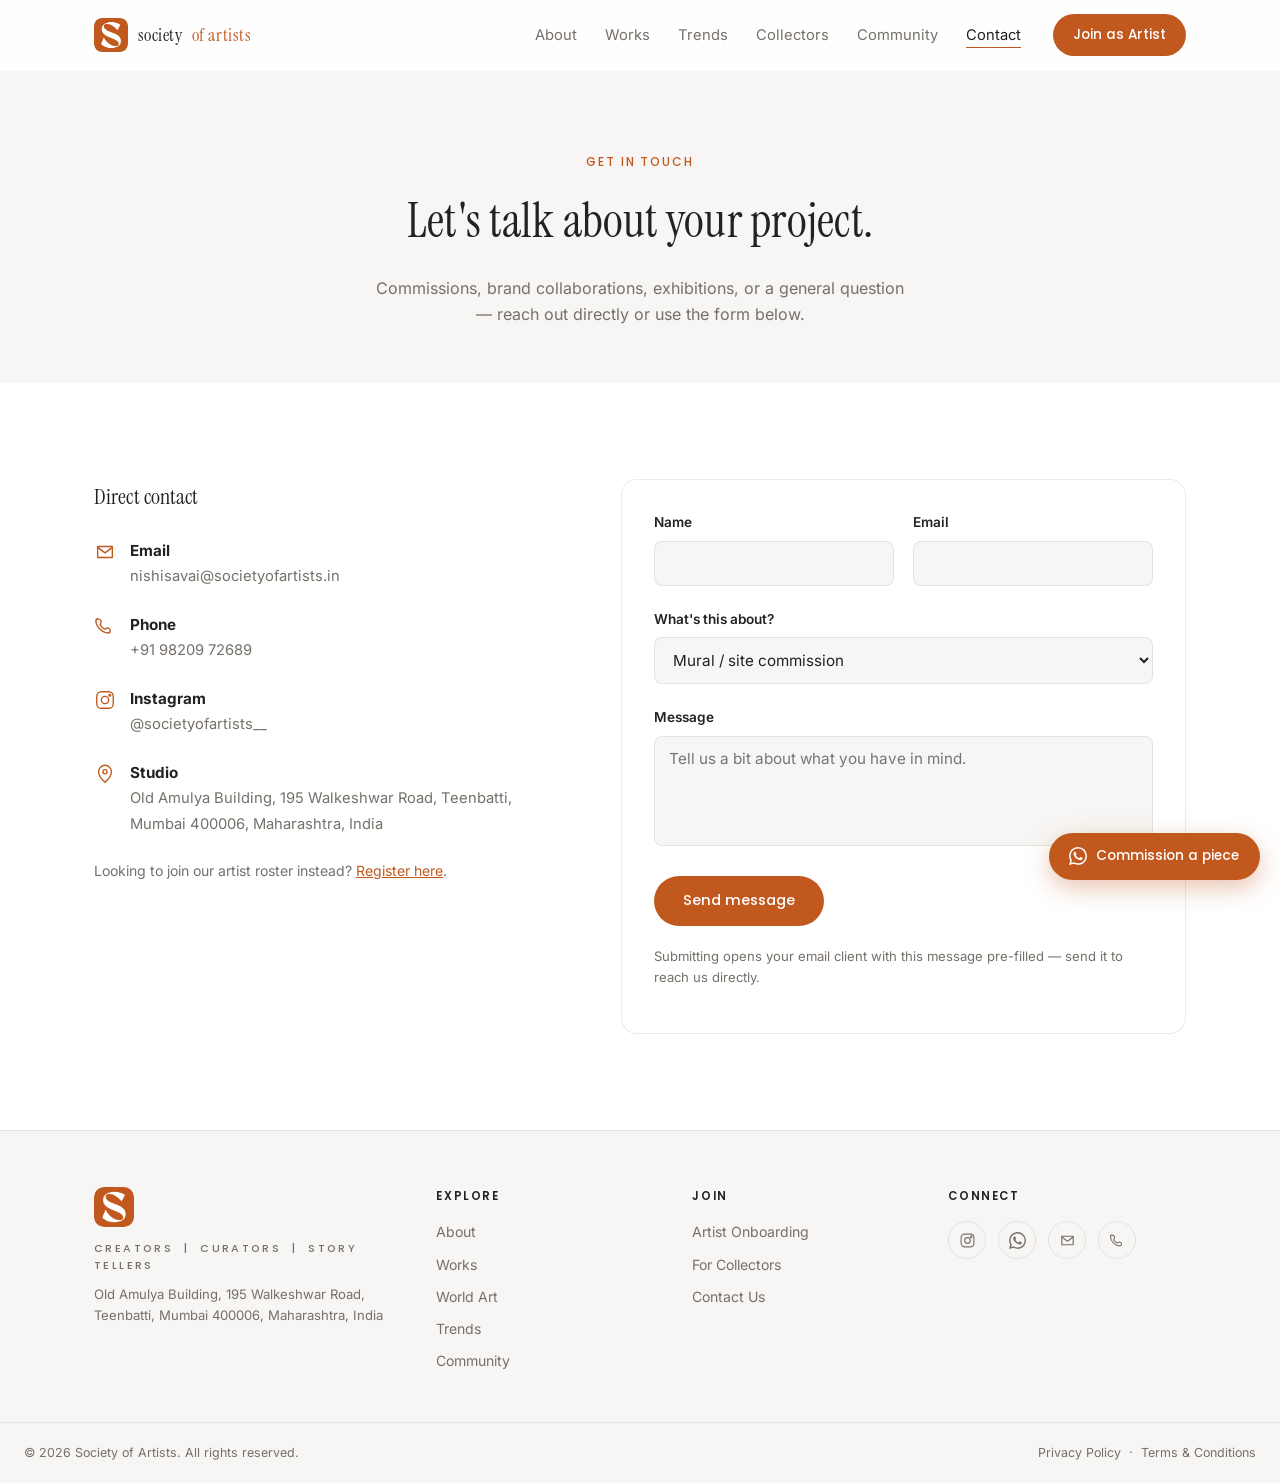
<file: contact.html>
<!DOCTYPE html>
<html lang="en">
<head>
<meta charset="UTF-8">
<meta name="viewport" content="width=device-width, initial-scale=1.0, viewport-fit=cover">
<title>Contact Us | Society of Artists — Mumbai</title>
<meta name="description" content="Get in touch with Society of Artists — for commissions, brand collaborations, exhibitions, or general enquiries.">
<link rel="canonical" href="https://societyofartists.in/contact.html">
<meta property="og:type" content="website">
<meta property="og:title" content="Contact Us — Society of Artists">
<meta property="og:description" content="Commissions, brand collaborations, exhibitions, or a general question — get in touch.">
<meta property="og:image" content="https://societyofartists.in/assets/painting1.jpg">
<meta property="og:url" content="https://societyofartists.in/contact.html">
<meta name="twitter:card" content="summary_large_image">
<link rel="icon" href="assets/logo-badge.png" type="image/png">
<link rel="stylesheet" href="assets/style.css?v=8">
<script type="application/ld+json">
{
  "@context": "https://schema.org",
  "@type": "ContactPage",
  "url": "https://societyofartists.in/contact.html",
  "name": "Contact Society of Artists"
}
</script>
</head>
<body>

<div id="preloader" aria-hidden="true">
  <img class="pre-mark" src="assets/logo-badge.png" alt="">
  <div class="pre-bar"></div>
</div>
<div class="pt" id="pt" aria-hidden="true"><img src="assets/logo-badge.png" alt=""></div>

<header id="site-header">
  <div class="nav">
    <a class="brand" href="index.html#top"><img src="assets/logo-badge.png" alt="" width="34" height="34">society <span class="accent">of artists</span></a>
    <button class="nav-toggle" id="nav-toggle" aria-expanded="false" aria-controls="primary-nav" aria-label="Toggle navigation menu">
      <span></span><span></span><span></span>
    </button>
    <div class="nav-links">
      <nav aria-label="Primary">
        <ul id="primary-nav">
          <li><a href="about.html">About</a></li>
          <li><a href="works.html">Works</a></li>
          <li><a href="trends.html">Trends</a></li>
          <li><a href="collectors.html">Collectors</a></li>
          <li><a href="community.html">Community</a></li>
          <li><a href="contact.html" class="is-current">Contact</a></li>
        </ul>
      </nav>
      <div class="nav-cta" id="nav-cta">
        <a class="btn btn-primary btn-sm" href="register.html">Join as Artist</a>
      </div>
    </div>
  </div>
</header>

<main>
  <section class="page-hero">
    <div class="wrap">
      <span class="eyebrow">Get in Touch</span>
      <h1>Let's talk about your project.</h1>
      <p>Commissions, brand collaborations, exhibitions, or a general question — reach out directly or use the form below.</p>
    </div>
  </section>

  <section>
    <div class="wrap contact-page-grid">

      <div class="reveal">
        <h2 class="title" style="font-size:1.4rem;">Direct contact</h2>
        <ul class="info-list">
          <li>
            <svg viewBox="0 0 24 24" fill="none" stroke="currentColor" stroke-width="1.5"><path d="M4 6h16v12H4z" stroke-linejoin="round"/><path d="M4 7l8 6 8-6" stroke-linecap="round" stroke-linejoin="round"/></svg>
            <div><strong>Email</strong><a href="mailto:nishisavai@societyofartists.in">nishisavai@societyofartists.in</a></div>
          </li>
          <li>
            <svg viewBox="0 0 24 24" fill="none" stroke="currentColor" stroke-width="1.5"><path d="M4.5 4.5c1 0 2.6.3 3.2 1.9.4 1 .1 2-.5 2.8-.6.7-.6 1.3-.1 2 .9 1.4 2.4 2.9 3.8 3.8.7.5 1.3.5 2 -.1.8-.6 1.8-.9 2.8-.5 1.6.6 1.9 2.2 1.9 3.2 0 1-1 2-2.5 2-6 0-13-7-13-13 0-1.5 1-2.5 2-2.5z" stroke-linecap="round" stroke-linejoin="round"/></svg>
            <div><strong>Phone</strong><a href="tel:+919820972689">+91 98209 72689</a></div>
          </li>
          <li>
            <svg viewBox="0 0 24 24" fill="none" stroke="currentColor" stroke-width="1.5"><rect x="3" y="3" width="18" height="18" rx="5"/><circle cx="12" cy="12" r="4"/><circle cx="17.2" cy="6.8" r="1"/></svg>
            <div><strong>Instagram</strong><a href="https://instagram.com/societyofartists__" target="_blank" rel="noopener">@societyofartists__</a></div>
          </li>
          <li>
            <svg viewBox="0 0 24 24" fill="none" stroke="currentColor" stroke-width="1.5"><path d="M12 21s-7-6.1-7-11.5A7 7 0 0 1 19 9.5C19 14.9 12 21 12 21z" stroke-linejoin="round"/><circle cx="12" cy="9.5" r="2.3"/></svg>
            <div><strong>Studio</strong><span>Old Amulya Building, 195 Walkeshwar Road, Teenbatti, Mumbai 400006, Maharashtra, India</span></div>
          </li>
        </ul>
        <p style="color:var(--muted);font-size:0.88rem;">
          Looking to join our artist roster instead? <a href="register.html" style="color:var(--accent);">Register here</a>.
        </p>
      </div>

      <div class="reveal">
        <form class="form-card" data-mailto="nishisavai@societyofartists.in" data-subject="Website contact form enquiry">
          <div class="field-row">
            <div class="field">
              <label for="c-name">Name</label>
              <input type="text" id="c-name" name="name" required data-field="Name">
            </div>
            <div class="field">
              <label for="c-email">Email</label>
              <input type="email" id="c-email" name="email" required data-field="Email">
            </div>
          </div>
          <div class="field">
            <label for="c-topic">What's this about?</label>
            <select id="c-topic" name="topic" data-field="Topic">
              <option>Mural / site commission</option>
              <option>Brand collaboration</option>
              <option>Exhibition or event</option>
              <option>Press / media</option>
              <option>General enquiry</option>
            </select>
          </div>
          <div class="field">
            <label for="c-message">Message</label>
            <textarea id="c-message" name="message" required data-field="Message" placeholder="Tell us a bit about what you have in mind."></textarea>
          </div>
          <button type="submit" class="btn btn-primary">Send message</button>
          <p class="form-note">
            Submitting opens your email client with this message pre-filled — send it to
            reach us directly.
          </p>
          <p class="form-status" role="status"></p>
        </form>
      </div>

    </div>
  </section>
</main>

<footer>
  <div class="wrap footer-grid">
    <div class="footer-brand">
      <img src="assets/logo-badge.png" alt="Society of Artists">
      <div class="footer-tagline">Creators &nbsp;|&nbsp; Curators &nbsp;|&nbsp; Story Tellers</div>
      <p>Old Amulya Building, 195 Walkeshwar Road,<br>Teenbatti, Mumbai 400006, Maharashtra, India</p>
    </div>
    <div class="footer-col">
      <h4>Explore</h4>
      <ul>
        <li><a href="about.html">About</a></li>
        <li><a href="works.html">Works</a></li>
        <li><a href="world-art.html">World Art</a></li>
        <li><a href="trends.html">Trends</a></li>
        <li><a href="community.html">Community</a></li>
      </ul>
    </div>
    <div class="footer-col">
      <h4>Join</h4>
      <ul>
        <li><a href="register.html">Artist Onboarding</a></li>
        <li><a href="collectors.html">For Collectors</a></li>
        <li><a href="contact.html">Contact Us</a></li>
      </ul>
    </div>
    <div class="footer-col">
      <h4>Connect</h4>
      <div class="footer-social">
        <a href="https://instagram.com/societyofartists__" target="_blank" rel="noopener" aria-label="Instagram">
          <svg viewBox="0 0 24 24" fill="none" stroke="currentColor" stroke-width="1.6"><rect x="3" y="3" width="18" height="18" rx="5"/><circle cx="12" cy="12" r="4"/><circle cx="17.2" cy="6.8" r="1"/></svg>
        </a>
        <a href="https://wa.me/919820972689" target="_blank" rel="noopener" aria-label="WhatsApp">
          <svg viewBox="0 0 24 24" fill="currentColor"><path d="M17.472 14.382c-.297-.149-1.758-.867-2.03-.967-.273-.099-.471-.148-.67.15-.197.297-.767.966-.94 1.164-.173.199-.347.223-.644.075-.297-.15-1.255-.463-2.39-1.475-.883-.788-1.48-1.761-1.653-2.059-.173-.297-.018-.458.13-.606.134-.133.297-.347.446-.52.149-.174.198-.298.298-.497.099-.198.05-.371-.025-.52-.075-.149-.669-1.612-.916-2.207-.242-.579-.487-.5-.669-.51-.173-.008-.371-.01-.57-.01-.198 0-.52.074-.792.372-.272.297-1.04 1.016-1.04 2.479 0 1.462 1.065 2.875 1.213 3.074.149.198 2.096 3.2 5.077 4.487.709.306 1.262.489 1.694.625.712.227 1.36.195 1.871.118.571-.085 1.758-.719 2.006-1.413.248-.694.248-1.289.173-1.413-.074-.124-.272-.198-.57-.347m-5.421 7.403h-.004a9.87 9.87 0 01-5.031-1.378l-.361-.214-3.741.982.998-3.648-.235-.374a9.86 9.86 0 01-1.51-5.26c.001-5.45 4.436-9.884 9.888-9.884 2.64 0 5.122 1.03 6.988 2.898a9.825 9.825 0 012.893 6.994c-.003 5.45-4.437 9.884-9.885 9.884m8.413-18.297A11.815 11.815 0 0012.05 0C5.495 0 .16 5.335.157 11.892c0 2.096.547 4.142 1.588 5.945L.057 24l6.305-1.654a11.882 11.882 0 005.683 1.448h.005c6.554 0 11.89-5.335 11.893-11.893a11.821 11.821 0 00-3.48-8.413z"/></svg>
        </a>
        <a href="mailto:nishisavai@societyofartists.in" aria-label="Email">
          <svg viewBox="0 0 24 24" fill="none" stroke="currentColor" stroke-width="1.6"><path d="M4 6h16v12H4z" stroke-linejoin="round"/><path d="M4 7l8 6 8-6" stroke-linecap="round" stroke-linejoin="round"/></svg>
        </a>
        <a href="tel:+919820972689" aria-label="Phone">
          <svg viewBox="0 0 24 24" fill="none" stroke="currentColor" stroke-width="1.6"><path d="M4.5 4.5c1 0 2.6.3 3.2 1.9.4 1 .1 2-.5 2.8-.6.7-.6 1.3-.1 2 .9 1.4 2.4 2.9 3.8 3.8.7.5 1.3.5 2-.1.8-.6 1.8-.9 2.8-.5 1.6.6 1.9 2.2 1.9 3.2 0 1-1 2-2.5 2-6 0-13-7-13-13 0-1.5 1-2.5 2-2.5z" stroke-linecap="round" stroke-linejoin="round"/></svg>
        </a>
      </div>
    </div>
  </div>
  <div class="footer-legal">
    <span>&copy; 2026 Society of Artists. All rights reserved.</span>
    <span><a href="privacy.html">Privacy Policy</a> &nbsp;&middot;&nbsp; <a href="terms.html">Terms &amp; Conditions</a></span>
  </div>
</footer>

<a class="fab" href="https://wa.me/919820972689?text=Hi%20Society%20of%20Artists%20%E2%80%94%20I%27d%20like%20to%20talk%20about%20commissioning%20a%20piece." target="_blank" rel="noopener" aria-label="Chat with us about commissioning a piece">
  <svg viewBox="0 0 24 24" fill="currentColor"><path d="M17.472 14.382c-.297-.149-1.758-.867-2.03-.967-.273-.099-.471-.148-.67.15-.197.297-.767.966-.94 1.164-.173.199-.347.223-.644.075-.297-.15-1.255-.463-2.39-1.475-.883-.788-1.48-1.761-1.653-2.059-.173-.297-.018-.458.13-.606.134-.133.297-.347.446-.52.149-.174.198-.298.298-.497.099-.198.05-.371-.025-.52-.075-.149-.669-1.612-.916-2.207-.242-.579-.487-.5-.669-.51-.173-.008-.371-.01-.57-.01-.198 0-.52.074-.792.372-.272.297-1.04 1.016-1.04 2.479 0 1.462 1.065 2.875 1.213 3.074.149.198 2.096 3.2 5.077 4.487.709.306 1.262.489 1.694.625.712.227 1.36.195 1.871.118.571-.085 1.758-.719 2.006-1.413.248-.694.248-1.289.173-1.413-.074-.124-.272-.198-.57-.347m-5.421 7.403h-.004a9.87 9.87 0 01-5.031-1.378l-.361-.214-3.741.982.998-3.648-.235-.374a9.86 9.86 0 01-1.51-5.26c.001-5.45 4.436-9.884 9.888-9.884 2.64 0 5.122 1.03 6.988 2.898a9.825 9.825 0 012.893 6.994c-.003 5.45-4.437 9.884-9.885 9.884m8.413-18.297A11.815 11.815 0 0012.05 0C5.495 0 .16 5.335.157 11.892c0 2.096.547 4.142 1.588 5.945L.057 24l6.305-1.654a11.882 11.882 0 005.683 1.448h.005c6.554 0 11.89-5.335 11.893-11.893a11.821 11.821 0 00-3.48-8.413z"/></svg>
  <span>Commission a piece</span>
</a>

<script src="assets/vendor/gsap.min.js"></script>
<script src="assets/vendor/ScrollTrigger.min.js"></script>
<script src="assets/vendor/vanilla-tilt.min.js"></script>
<script src="assets/vendor/zdog.dist.min.js"></script>
<script src="assets/main.js?v=8"></script>

</body>
</html>
</file>
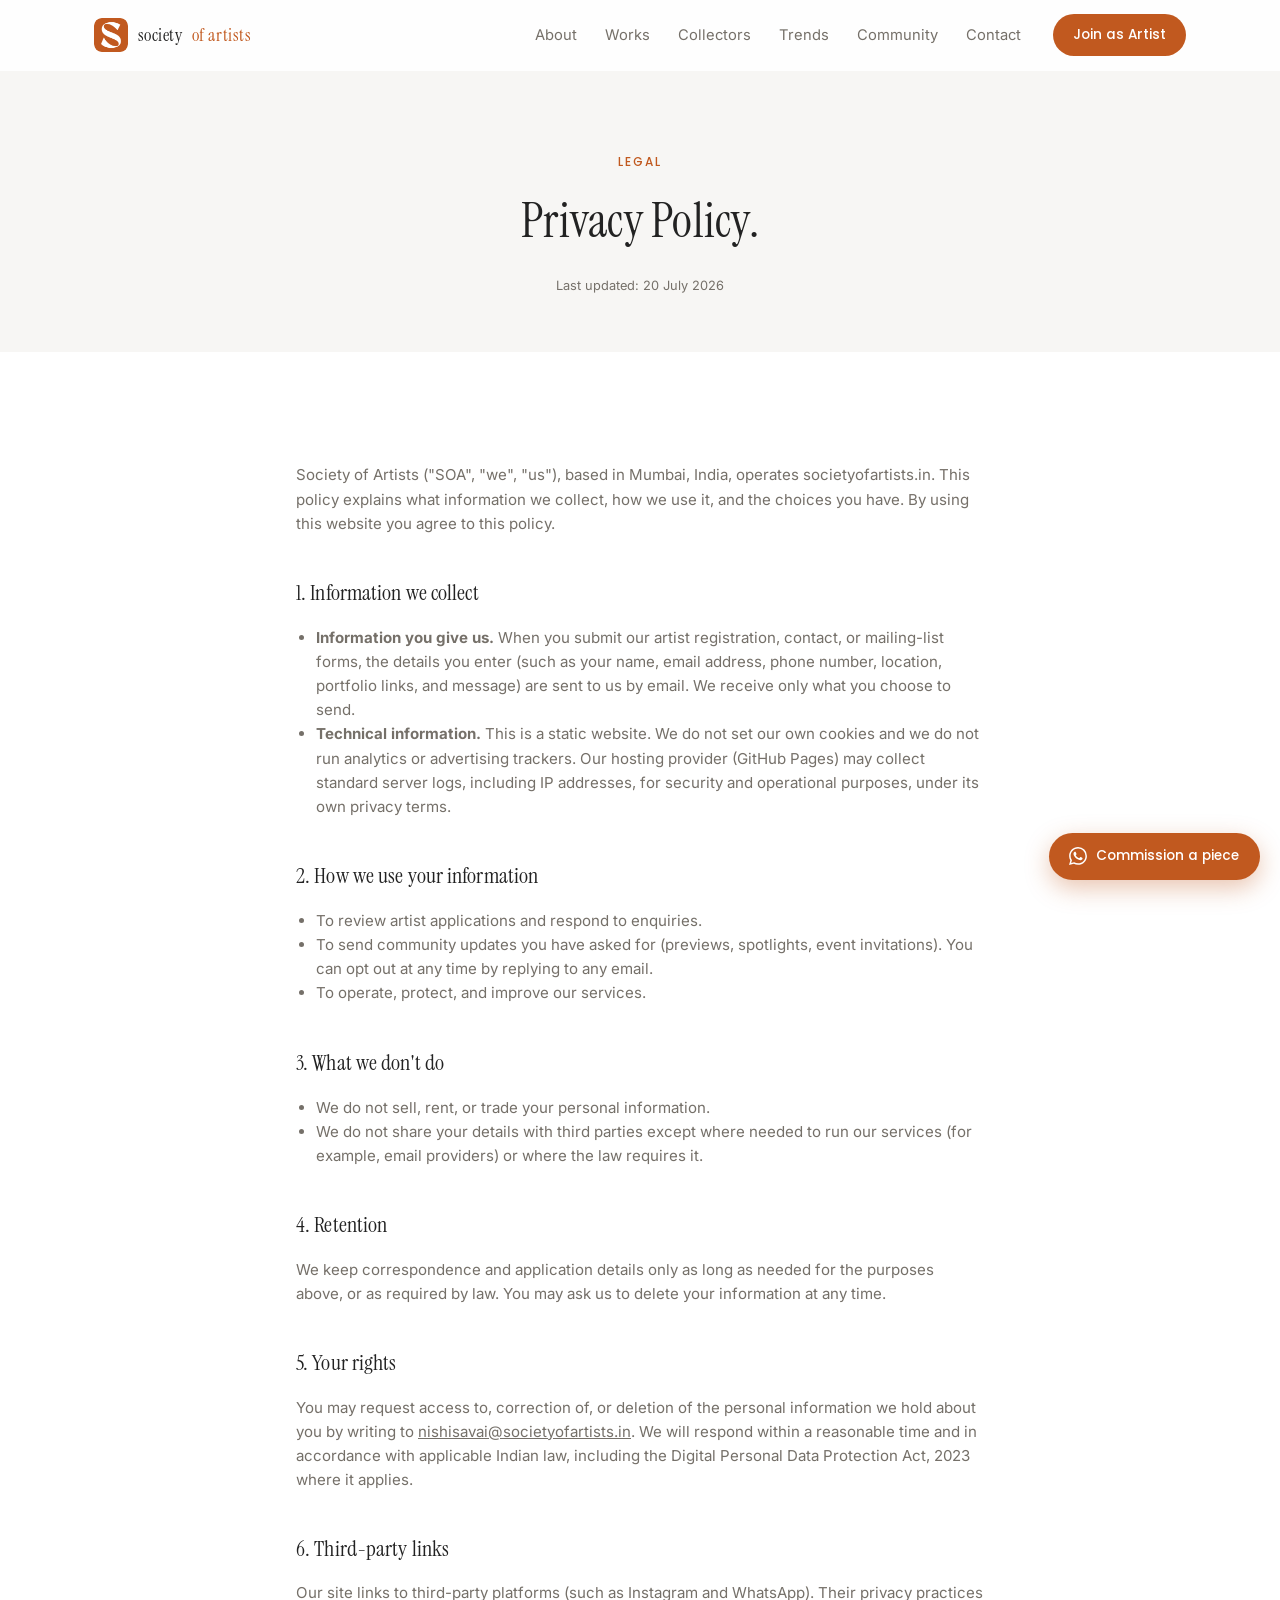
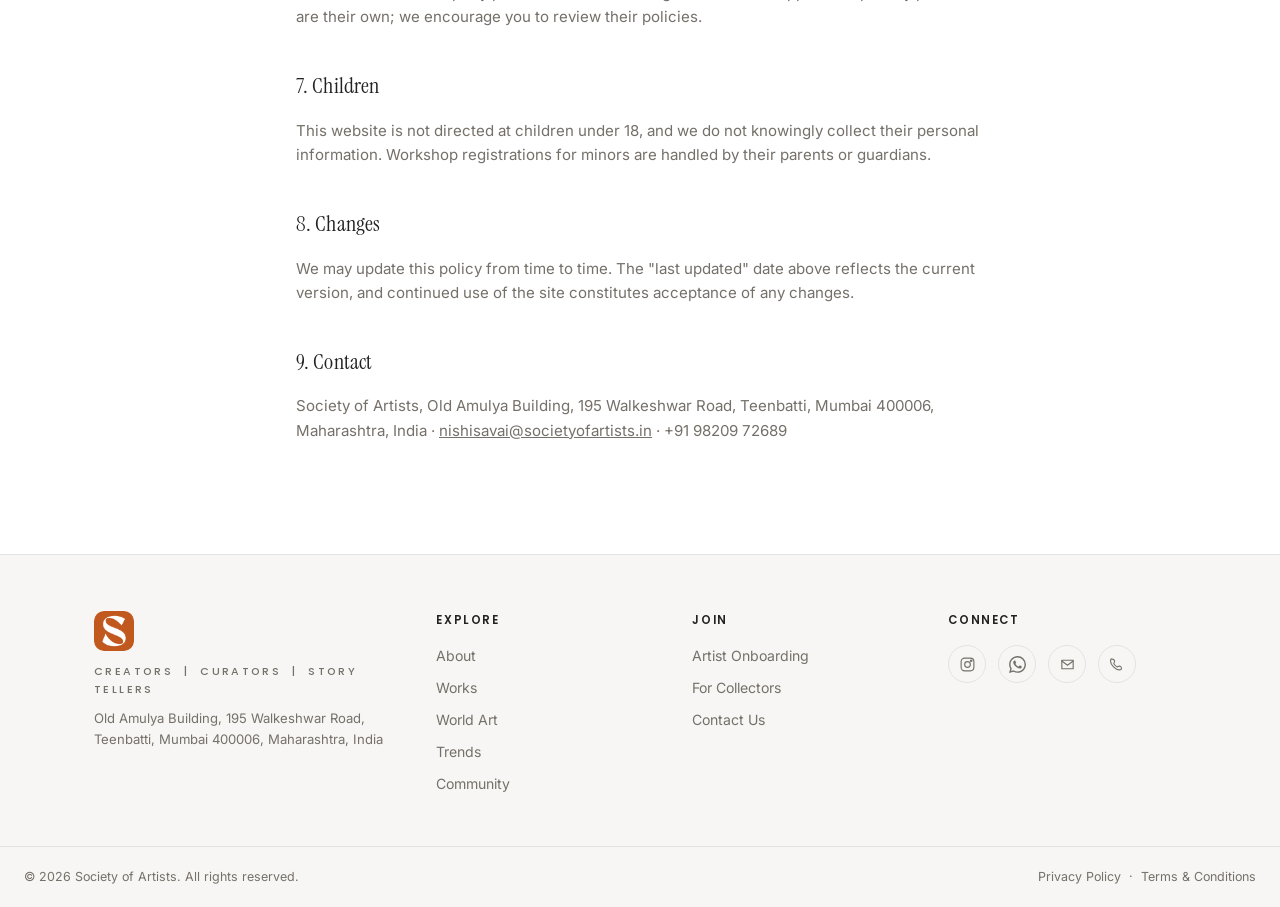
<file: privacy.html>
<!DOCTYPE html>
<html lang="en">
<head>
<meta charset="UTF-8">
<meta name="viewport" content="width=device-width, initial-scale=1.0, viewport-fit=cover">
<title>Privacy Policy | Society of Artists</title>
<meta name="description" content="How Society of Artists collects, uses, and protects your personal information.">
<link rel="canonical" href="https://societyofartists.in/privacy.html">
<meta name="robots" content="noindex, follow">
<link rel="icon" href="assets/logo-badge.png" type="image/png">
<link rel="stylesheet" href="assets/style.css?v=8">
</head>
<body>

<div id="preloader" aria-hidden="true">
  <img class="pre-mark" src="assets/logo-badge.png" alt="">
  <div class="pre-bar"></div>
</div>
<div class="pt" id="pt" aria-hidden="true"><img src="assets/logo-badge.png" alt=""></div>

<header id="site-header">
  <div class="nav">
    <a class="brand" href="index.html#top"><img src="assets/logo-badge.png" alt="" width="34" height="34">society <span class="accent">of artists</span></a>
    <button class="nav-toggle" id="nav-toggle" aria-expanded="false" aria-controls="primary-nav" aria-label="Toggle navigation menu">
      <span></span><span></span><span></span>
    </button>
    <div class="nav-links">
      <nav aria-label="Primary">
        <ul id="primary-nav">
          <li><a href="about.html">About</a></li>
          <li><a href="works.html">Works</a></li>
          <li><a href="collectors.html">Collectors</a></li>
          <li><a href="trends.html">Trends</a></li>
          <li><a href="community.html">Community</a></li>
          <li><a href="contact.html">Contact</a></li>
        </ul>
      </nav>
      <div class="nav-cta" id="nav-cta">
        <a class="btn btn-primary btn-sm" href="register.html">Join as Artist</a>
      </div>
    </div>
  </div>
</header>

<main>
  <section class="page-hero">
    <div class="wrap">
      <span class="eyebrow">Legal</span>
      <h1>Privacy Policy.</h1>
      <p class="legal-updated">Last updated: 20 July 2026</p>
    </div>
  </section>

  <section>
    <div class="wrap legal-body">
      <p>
        Society of Artists ("SOA", "we", "us"), based in Mumbai, India, operates
        societyofartists.in. This policy explains what information we collect,
        how we use it, and the choices you have. By using this website you agree
        to this policy.
      </p>

      <h2>1. Information we collect</h2>
      <ul>
        <li><strong>Information you give us.</strong> When you submit our artist registration, contact, or mailing-list forms, the details you enter (such as your name, email address, phone number, location, portfolio links, and message) are sent to us by email. We receive only what you choose to send.</li>
        <li><strong>Technical information.</strong> This is a static website. We do not set our own cookies and we do not run analytics or advertising trackers. Our hosting provider (GitHub Pages) may collect standard server logs, including IP addresses, for security and operational purposes, under its own privacy terms.</li>
      </ul>

      <h2>2. How we use your information</h2>
      <ul>
        <li>To review artist applications and respond to enquiries.</li>
        <li>To send community updates you have asked for (previews, spotlights, event invitations). You can opt out at any time by replying to any email.</li>
        <li>To operate, protect, and improve our services.</li>
      </ul>

      <h2>3. What we don't do</h2>
      <ul>
        <li>We do not sell, rent, or trade your personal information.</li>
        <li>We do not share your details with third parties except where needed to run our services (for example, email providers) or where the law requires it.</li>
      </ul>

      <h2>4. Retention</h2>
      <p>
        We keep correspondence and application details only as long as needed for
        the purposes above, or as required by law. You may ask us to delete your
        information at any time.
      </p>

      <h2>5. Your rights</h2>
      <p>
        You may request access to, correction of, or deletion of the personal
        information we hold about you by writing to
        <a href="mailto:nishisavai@societyofartists.in">nishisavai@societyofartists.in</a>.
        We will respond within a reasonable time and in accordance with applicable
        Indian law, including the Digital Personal Data Protection Act, 2023 where
        it applies.
      </p>

      <h2>6. Third-party links</h2>
      <p>
        Our site links to third-party platforms (such as Instagram and WhatsApp).
        Their privacy practices are their own; we encourage you to review their
        policies.
      </p>

      <h2>7. Children</h2>
      <p>
        This website is not directed at children under 18, and we do not knowingly
        collect their personal information. Workshop registrations for minors are
        handled by their parents or guardians.
      </p>

      <h2>8. Changes</h2>
      <p>
        We may update this policy from time to time. The "last updated" date above
        reflects the current version, and continued use of the site constitutes
        acceptance of any changes.
      </p>

      <h2>9. Contact</h2>
      <p>
        Society of Artists, Old Amulya Building, 195 Walkeshwar Road, Teenbatti,
        Mumbai 400006, Maharashtra, India ·
        <a href="mailto:nishisavai@societyofartists.in">nishisavai@societyofartists.in</a> ·
        +91 98209 72689
      </p>
    </div>
  </section>
</main>

<footer>
  <div class="wrap footer-grid">
    <div class="footer-brand">
      <img src="assets/logo-badge.png" alt="Society of Artists">
      <div class="footer-tagline">Creators &nbsp;|&nbsp; Curators &nbsp;|&nbsp; Story Tellers</div>
      <p>Old Amulya Building, 195 Walkeshwar Road,<br>Teenbatti, Mumbai 400006, Maharashtra, India</p>
    </div>
    <div class="footer-col">
      <h4>Explore</h4>
      <ul>
        <li><a href="about.html">About</a></li>
        <li><a href="works.html">Works</a></li>
        <li><a href="world-art.html">World Art</a></li>
        <li><a href="trends.html">Trends</a></li>
        <li><a href="community.html">Community</a></li>
      </ul>
    </div>
    <div class="footer-col">
      <h4>Join</h4>
      <ul>
        <li><a href="register.html">Artist Onboarding</a></li>
        <li><a href="collectors.html">For Collectors</a></li>
        <li><a href="contact.html">Contact Us</a></li>
      </ul>
    </div>
    <div class="footer-col">
      <h4>Connect</h4>
      <div class="footer-social">
        <a href="https://instagram.com/societyofartists__" target="_blank" rel="noopener" aria-label="Instagram">
          <svg viewBox="0 0 24 24" fill="none" stroke="currentColor" stroke-width="1.6"><rect x="3" y="3" width="18" height="18" rx="5"/><circle cx="12" cy="12" r="4"/><circle cx="17.2" cy="6.8" r="1"/></svg>
        </a>
        <a href="https://wa.me/919820972689" target="_blank" rel="noopener" aria-label="WhatsApp">
          <svg viewBox="0 0 24 24" fill="currentColor"><path d="M17.472 14.382c-.297-.149-1.758-.867-2.03-.967-.273-.099-.471-.148-.67.15-.197.297-.767.966-.94 1.164-.173.199-.347.223-.644.075-.297-.15-1.255-.463-2.39-1.475-.883-.788-1.48-1.761-1.653-2.059-.173-.297-.018-.458.13-.606.134-.133.297-.347.446-.52.149-.174.198-.298.298-.497.099-.198.05-.371-.025-.52-.075-.149-.669-1.612-.916-2.207-.242-.579-.487-.5-.669-.51-.173-.008-.371-.01-.57-.01-.198 0-.52.074-.792.372-.272.297-1.04 1.016-1.04 2.479 0 1.462 1.065 2.875 1.213 3.074.149.198 2.096 3.2 5.077 4.487.709.306 1.262.489 1.694.625.712.227 1.36.195 1.871.118.571-.085 1.758-.719 2.006-1.413.248-.694.248-1.289.173-1.413-.074-.124-.272-.198-.57-.347m-5.421 7.403h-.004a9.87 9.87 0 01-5.031-1.378l-.361-.214-3.741.982.998-3.648-.235-.374a9.86 9.86 0 01-1.51-5.26c.001-5.45 4.436-9.884 9.888-9.884 2.64 0 5.122 1.03 6.988 2.898a9.825 9.825 0 012.893 6.994c-.003 5.45-4.437 9.884-9.885 9.884m8.413-18.297A11.815 11.815 0 0012.05 0C5.495 0 .16 5.335.157 11.892c0 2.096.547 4.142 1.588 5.945L.057 24l6.305-1.654a11.882 11.882 0 005.683 1.448h.005c6.554 0 11.89-5.335 11.893-11.893a11.821 11.821 0 00-3.48-8.413z"/></svg>
        </a>
        <a href="mailto:nishisavai@societyofartists.in" aria-label="Email">
          <svg viewBox="0 0 24 24" fill="none" stroke="currentColor" stroke-width="1.6"><path d="M4 6h16v12H4z" stroke-linejoin="round"/><path d="M4 7l8 6 8-6" stroke-linecap="round" stroke-linejoin="round"/></svg>
        </a>
        <a href="tel:+919820972689" aria-label="Phone">
          <svg viewBox="0 0 24 24" fill="none" stroke="currentColor" stroke-width="1.6"><path d="M4.5 4.5c1 0 2.6.3 3.2 1.9.4 1 .1 2-.5 2.8-.6.7-.6 1.3-.1 2 .9 1.4 2.4 2.9 3.8 3.8.7.5 1.3.5 2-.1.8-.6 1.8-.9 2.8-.5 1.6.6 1.9 2.2 1.9 3.2 0 1-1 2-2.5 2-6 0-13-7-13-13 0-1.5 1-2.5 2-2.5z" stroke-linecap="round" stroke-linejoin="round"/></svg>
        </a>
      </div>
    </div>
  </div>
  <div class="footer-legal">
    <span>&copy; 2026 Society of Artists. All rights reserved.</span>
    <span><a href="privacy.html">Privacy Policy</a> &nbsp;&middot;&nbsp; <a href="terms.html">Terms &amp; Conditions</a></span>
  </div>
</footer>

<a class="fab" href="https://wa.me/919820972689?text=Hi%20Society%20of%20Artists%20%E2%80%94%20I%27d%20like%20to%20talk%20about%20commissioning%20a%20piece." target="_blank" rel="noopener" aria-label="Chat with us about commissioning a piece">
  <svg viewBox="0 0 24 24" fill="currentColor"><path d="M17.472 14.382c-.297-.149-1.758-.867-2.03-.967-.273-.099-.471-.148-.67.15-.197.297-.767.966-.94 1.164-.173.199-.347.223-.644.075-.297-.15-1.255-.463-2.39-1.475-.883-.788-1.48-1.761-1.653-2.059-.173-.297-.018-.458.13-.606.134-.133.297-.347.446-.52.149-.174.198-.298.298-.497.099-.198.05-.371-.025-.52-.075-.149-.669-1.612-.916-2.207-.242-.579-.487-.5-.669-.51-.173-.008-.371-.01-.57-.01-.198 0-.52.074-.792.372-.272.297-1.04 1.016-1.04 2.479 0 1.462 1.065 2.875 1.213 3.074.149.198 2.096 3.2 5.077 4.487.709.306 1.262.489 1.694.625.712.227 1.36.195 1.871.118.571-.085 1.758-.719 2.006-1.413.248-.694.248-1.289.173-1.413-.074-.124-.272-.198-.57-.347m-5.421 7.403h-.004a9.87 9.87 0 01-5.031-1.378l-.361-.214-3.741.982.998-3.648-.235-.374a9.86 9.86 0 01-1.51-5.26c.001-5.45 4.436-9.884 9.888-9.884 2.64 0 5.122 1.03 6.988 2.898a9.825 9.825 0 012.893 6.994c-.003 5.45-4.437 9.884-9.885 9.884m8.413-18.297A11.815 11.815 0 0012.05 0C5.495 0 .16 5.335.157 11.892c0 2.096.547 4.142 1.588 5.945L.057 24l6.305-1.654a11.882 11.882 0 005.683 1.448h.005c6.554 0 11.89-5.335 11.893-11.893a11.821 11.821 0 00-3.48-8.413z"/></svg>
  <span>Commission a piece</span>
</a>

<script src="assets/vendor/gsap.min.js"></script>
<script src="assets/vendor/ScrollTrigger.min.js"></script>
<script src="assets/vendor/vanilla-tilt.min.js"></script>
<script src="assets/main.js?v=8"></script>

</body>
</html>
</file>
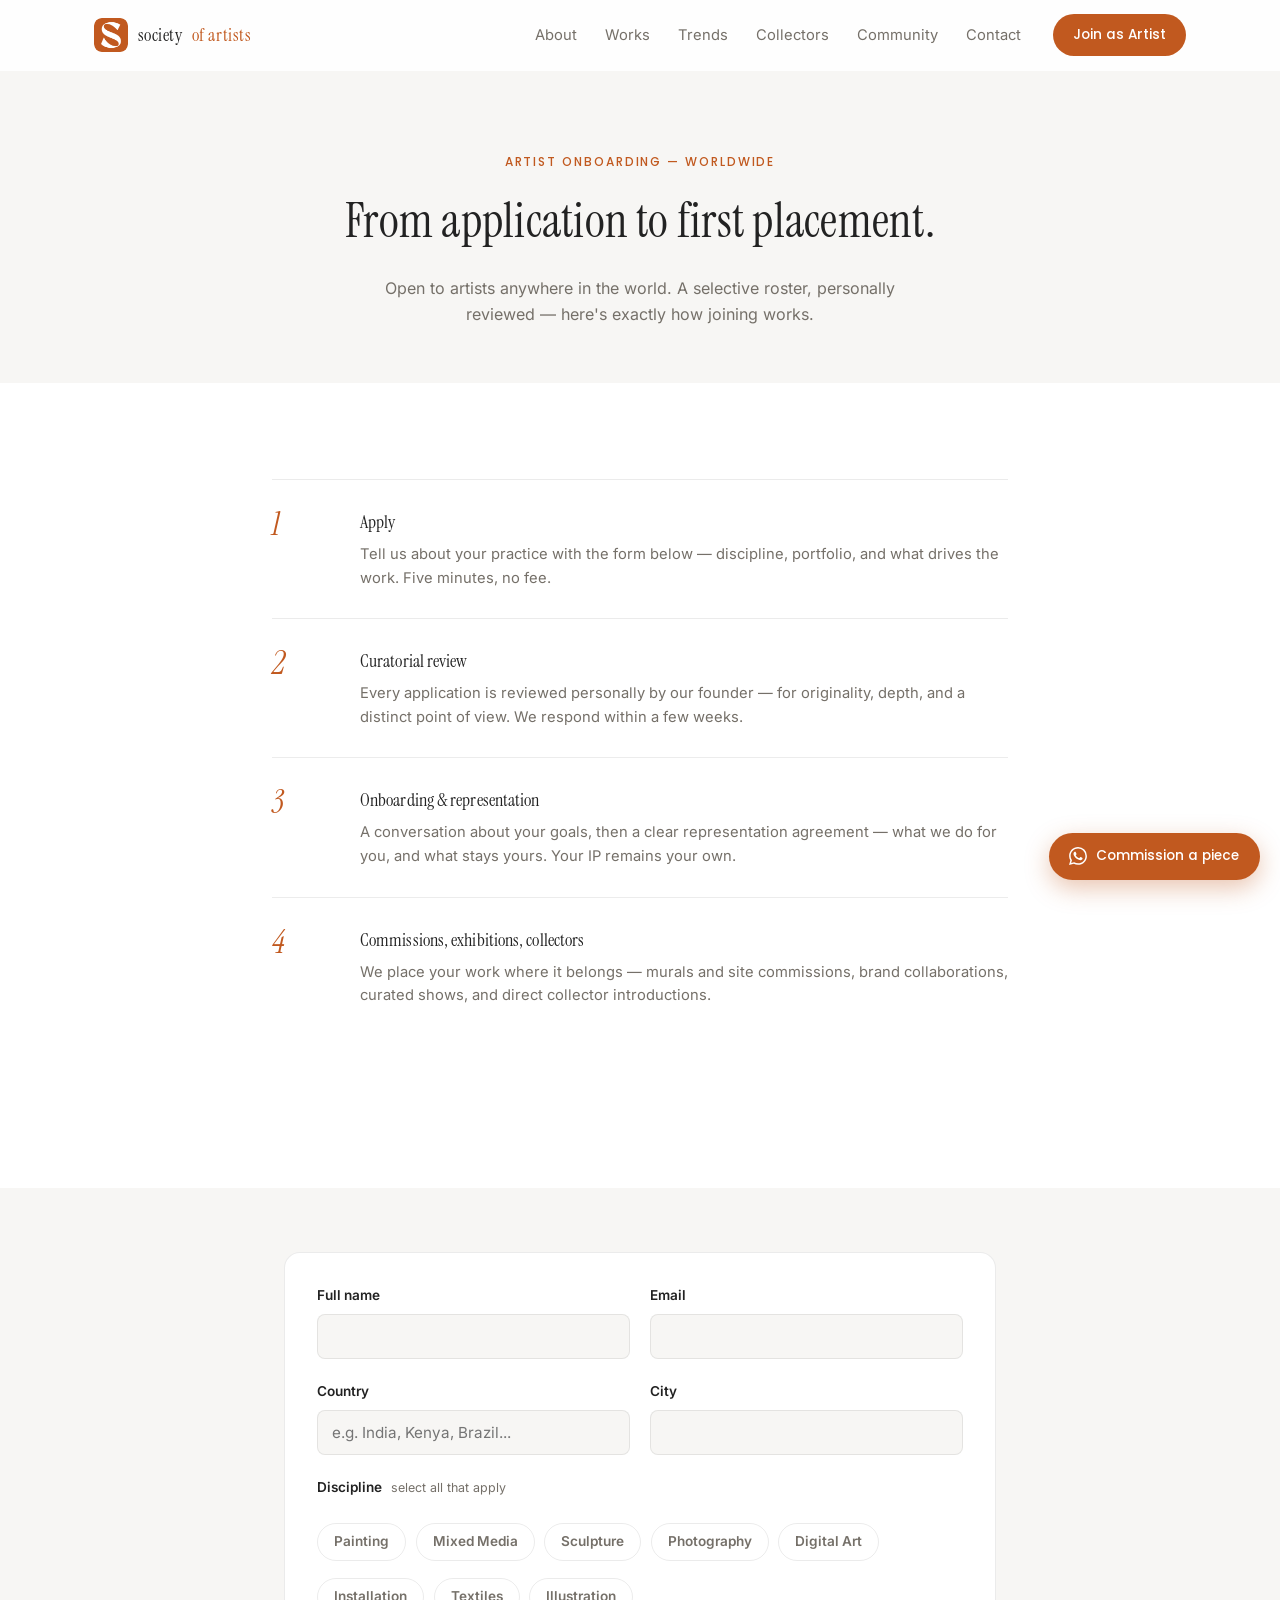
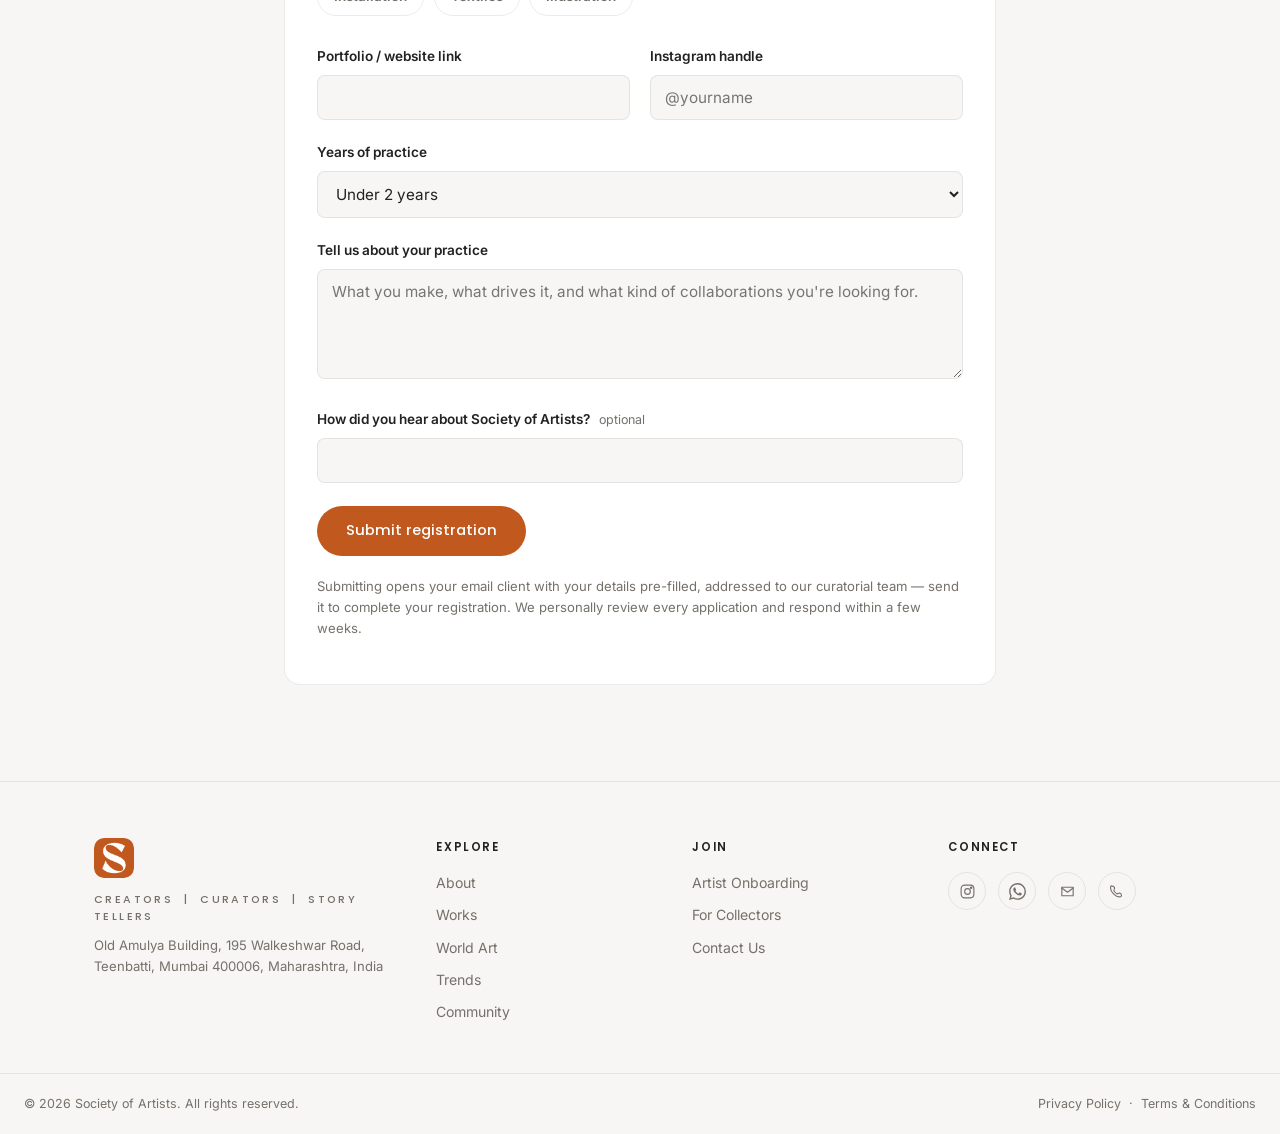
<file: register.html>
<!DOCTYPE html>
<html lang="en">
<head>
<meta charset="UTF-8">
<meta name="viewport" content="width=device-width, initial-scale=1.0, viewport-fit=cover">
<title>Join the Artist Roster — Apply Worldwide | Society of Artists</title>
<meta name="description" content="Apply to join the Society of Artists roster. Open to artists anywhere in the world working across painting, sculpture, photography, digital art, and more.">
<link rel="canonical" href="https://societyofartists.in/register.html">
<meta property="og:type" content="website">
<meta property="og:title" content="Join the Artist Roster — Society of Artists">
<meta property="og:description" content="Open to artists anywhere in the world. Apply to join the SOA roster.">
<meta property="og:image" content="https://societyofartists.in/assets/painting3.jpg">
<meta property="og:url" content="https://societyofartists.in/register.html">
<meta name="twitter:card" content="summary_large_image">
<link rel="icon" href="assets/logo-badge.png" type="image/png">
<link rel="stylesheet" href="assets/style.css?v=8">
</head>
<body>

<div id="preloader" aria-hidden="true">
  <img class="pre-mark" src="assets/logo-badge.png" alt="">
  <div class="pre-bar"></div>
</div>
<div class="pt" id="pt" aria-hidden="true"><img src="assets/logo-badge.png" alt=""></div>

<header id="site-header">
  <div class="nav">
    <a class="brand" href="index.html#top"><img src="assets/logo-badge.png" alt="" width="34" height="34">society <span class="accent">of artists</span></a>
    <button class="nav-toggle" id="nav-toggle" aria-expanded="false" aria-controls="primary-nav" aria-label="Toggle navigation menu">
      <span></span><span></span><span></span>
    </button>
    <div class="nav-links">
      <nav aria-label="Primary">
        <ul id="primary-nav">
          <li><a href="about.html">About</a></li>
          <li><a href="works.html">Works</a></li>
          <li><a href="trends.html">Trends</a></li>
          <li><a href="collectors.html">Collectors</a></li>
          <li><a href="community.html">Community</a></li>
          <li><a href="contact.html">Contact</a></li>
        </ul>
      </nav>
      <div class="nav-cta" id="nav-cta">
        <a class="btn btn-primary btn-sm is-current" href="register.html">Join as Artist</a>
      </div>
    </div>
  </div>
</header>

<main>
  <section class="page-hero">
    <div class="wrap">
      <span class="eyebrow">Artist Onboarding — Worldwide</span>
      <h1>From application to first placement.</h1>
      <p>
        Open to artists anywhere in the world. A selective roster, personally
        reviewed — here's exactly how joining works.
      </p>
    </div>
  </section>

  <section>
    <div class="wrap">
      <div class="steps">
        <div class="step reveal">
          <span class="step-num">1</span>
          <div>
            <h3>Apply</h3>
            <p>Tell us about your practice with the form below — discipline, portfolio, and what drives the work. Five minutes, no fee.</p>
          </div>
        </div>
        <div class="step reveal">
          <span class="step-num">2</span>
          <div>
            <h3>Curatorial review</h3>
            <p>Every application is reviewed personally by our founder — for originality, depth, and a distinct point of view. We respond within a few weeks.</p>
          </div>
        </div>
        <div class="step reveal">
          <span class="step-num">3</span>
          <div>
            <h3>Onboarding &amp; representation</h3>
            <p>A conversation about your goals, then a clear representation agreement — what we do for you, and what stays yours. Your IP remains your own.</p>
          </div>
        </div>
        <div class="step reveal">
          <span class="step-num">4</span>
          <div>
            <h3>Commissions, exhibitions, collectors</h3>
            <p>We place your work where it belongs — murals and site commissions, brand collaborations, curated shows, and direct collector introductions.</p>
          </div>
        </div>
      </div>
    </div>
  </section>

  <section class="section-alt" style="padding-top:4rem;">
    <div class="wrap" style="max-width:760px;">
      <form class="form-card" data-mailto="nishisavai@societyofartists.in" data-subject="SOA Artist Roster Registration">

        <div class="field-row">
          <div class="field">
            <label for="reg-name">Full name</label>
            <input type="text" id="reg-name" name="name" required data-field="Name">
          </div>
          <div class="field">
            <label for="reg-email">Email</label>
            <input type="email" id="reg-email" name="email" required data-field="Email">
          </div>
        </div>

        <div class="field-row">
          <div class="field">
            <label for="reg-country">Country</label>
            <input type="text" id="reg-country" name="country" required data-field="Country" placeholder="e.g. India, Kenya, Brazil...">
          </div>
          <div class="field">
            <label for="reg-city">City</label>
            <input type="text" id="reg-city" name="city" data-field="City">
          </div>
        </div>

        <div class="field">
          <label>Discipline <span class="hint">select all that apply</span></label>
          <div class="tag-row">
            <label class="tag is-selectable"><input type="checkbox" name="discipline" value="Painting" data-field="Disciplines">Painting</label>
            <label class="tag is-selectable"><input type="checkbox" name="discipline" value="Mixed Media" data-field="Disciplines">Mixed Media</label>
            <label class="tag is-selectable"><input type="checkbox" name="discipline" value="Sculpture" data-field="Disciplines">Sculpture</label>
            <label class="tag is-selectable"><input type="checkbox" name="discipline" value="Photography" data-field="Disciplines">Photography</label>
            <label class="tag is-selectable"><input type="checkbox" name="discipline" value="Digital Art" data-field="Disciplines">Digital Art</label>
            <label class="tag is-selectable"><input type="checkbox" name="discipline" value="Installation" data-field="Disciplines">Installation</label>
            <label class="tag is-selectable"><input type="checkbox" name="discipline" value="Textiles" data-field="Disciplines">Textiles</label>
            <label class="tag is-selectable"><input type="checkbox" name="discipline" value="Illustration" data-field="Disciplines">Illustration</label>
          </div>
        </div>

        <div class="field-row">
          <div class="field">
            <label for="reg-portfolio">Portfolio / website link</label>
            <input type="url" id="reg-portfolio" name="portfolio" data-field="Portfolio">
          </div>
          <div class="field">
            <label for="reg-instagram">Instagram handle</label>
            <input type="text" id="reg-instagram" name="instagram" data-field="Instagram" placeholder="@yourname">
          </div>
        </div>

        <div class="field">
          <label for="reg-years">Years of practice</label>
          <select id="reg-years" name="years" data-field="Years of practice">
            <option>Under 2 years</option>
            <option>2–5 years</option>
            <option>5–10 years</option>
            <option>10+ years</option>
          </select>
        </div>

        <div class="field">
          <label for="reg-statement">Tell us about your practice</label>
          <textarea id="reg-statement" name="statement" required data-field="Statement" placeholder="What you make, what drives it, and what kind of collaborations you're looking for."></textarea>
        </div>

        <div class="field">
          <label for="reg-source">How did you hear about Society of Artists? <span class="hint">optional</span></label>
          <input type="text" id="reg-source" name="source" data-field="Source">
        </div>

        <button type="submit" class="btn btn-primary">Submit registration</button>
        <p class="form-note">
          Submitting opens your email client with your details pre-filled, addressed to our
          curatorial team — send it to complete your registration. We personally review
          every application and respond within a few weeks.
        </p>
        <p class="form-status" role="status"></p>
      </form>
    </div>
  </section>
</main>

<footer>
  <div class="wrap footer-grid">
    <div class="footer-brand">
      <img src="assets/logo-badge.png" alt="Society of Artists">
      <div class="footer-tagline">Creators &nbsp;|&nbsp; Curators &nbsp;|&nbsp; Story Tellers</div>
      <p>Old Amulya Building, 195 Walkeshwar Road,<br>Teenbatti, Mumbai 400006, Maharashtra, India</p>
    </div>
    <div class="footer-col">
      <h4>Explore</h4>
      <ul>
        <li><a href="about.html">About</a></li>
        <li><a href="works.html">Works</a></li>
        <li><a href="world-art.html">World Art</a></li>
        <li><a href="trends.html">Trends</a></li>
        <li><a href="community.html">Community</a></li>
      </ul>
    </div>
    <div class="footer-col">
      <h4>Join</h4>
      <ul>
        <li><a href="register.html">Artist Onboarding</a></li>
        <li><a href="collectors.html">For Collectors</a></li>
        <li><a href="contact.html">Contact Us</a></li>
      </ul>
    </div>
    <div class="footer-col">
      <h4>Connect</h4>
      <div class="footer-social">
        <a href="https://instagram.com/societyofartists__" target="_blank" rel="noopener" aria-label="Instagram">
          <svg viewBox="0 0 24 24" fill="none" stroke="currentColor" stroke-width="1.6"><rect x="3" y="3" width="18" height="18" rx="5"/><circle cx="12" cy="12" r="4"/><circle cx="17.2" cy="6.8" r="1"/></svg>
        </a>
        <a href="https://wa.me/919820972689" target="_blank" rel="noopener" aria-label="WhatsApp">
          <svg viewBox="0 0 24 24" fill="currentColor"><path d="M17.472 14.382c-.297-.149-1.758-.867-2.03-.967-.273-.099-.471-.148-.67.15-.197.297-.767.966-.94 1.164-.173.199-.347.223-.644.075-.297-.15-1.255-.463-2.39-1.475-.883-.788-1.48-1.761-1.653-2.059-.173-.297-.018-.458.13-.606.134-.133.297-.347.446-.52.149-.174.198-.298.298-.497.099-.198.05-.371-.025-.52-.075-.149-.669-1.612-.916-2.207-.242-.579-.487-.5-.669-.51-.173-.008-.371-.01-.57-.01-.198 0-.52.074-.792.372-.272.297-1.04 1.016-1.04 2.479 0 1.462 1.065 2.875 1.213 3.074.149.198 2.096 3.2 5.077 4.487.709.306 1.262.489 1.694.625.712.227 1.36.195 1.871.118.571-.085 1.758-.719 2.006-1.413.248-.694.248-1.289.173-1.413-.074-.124-.272-.198-.57-.347m-5.421 7.403h-.004a9.87 9.87 0 01-5.031-1.378l-.361-.214-3.741.982.998-3.648-.235-.374a9.86 9.86 0 01-1.51-5.26c.001-5.45 4.436-9.884 9.888-9.884 2.64 0 5.122 1.03 6.988 2.898a9.825 9.825 0 012.893 6.994c-.003 5.45-4.437 9.884-9.885 9.884m8.413-18.297A11.815 11.815 0 0012.05 0C5.495 0 .16 5.335.157 11.892c0 2.096.547 4.142 1.588 5.945L.057 24l6.305-1.654a11.882 11.882 0 005.683 1.448h.005c6.554 0 11.89-5.335 11.893-11.893a11.821 11.821 0 00-3.48-8.413z"/></svg>
        </a>
        <a href="mailto:nishisavai@societyofartists.in" aria-label="Email">
          <svg viewBox="0 0 24 24" fill="none" stroke="currentColor" stroke-width="1.6"><path d="M4 6h16v12H4z" stroke-linejoin="round"/><path d="M4 7l8 6 8-6" stroke-linecap="round" stroke-linejoin="round"/></svg>
        </a>
        <a href="tel:+919820972689" aria-label="Phone">
          <svg viewBox="0 0 24 24" fill="none" stroke="currentColor" stroke-width="1.6"><path d="M4.5 4.5c1 0 2.6.3 3.2 1.9.4 1 .1 2-.5 2.8-.6.7-.6 1.3-.1 2 .9 1.4 2.4 2.9 3.8 3.8.7.5 1.3.5 2-.1.8-.6 1.8-.9 2.8-.5 1.6.6 1.9 2.2 1.9 3.2 0 1-1 2-2.5 2-6 0-13-7-13-13 0-1.5 1-2.5 2-2.5z" stroke-linecap="round" stroke-linejoin="round"/></svg>
        </a>
      </div>
    </div>
  </div>
  <div class="footer-legal">
    <span>&copy; 2026 Society of Artists. All rights reserved.</span>
    <span><a href="privacy.html">Privacy Policy</a> &nbsp;&middot;&nbsp; <a href="terms.html">Terms &amp; Conditions</a></span>
  </div>
</footer>

<a class="fab" href="https://wa.me/919820972689?text=Hi%20Society%20of%20Artists%20%E2%80%94%20I%27d%20like%20to%20talk%20about%20commissioning%20a%20piece." target="_blank" rel="noopener" aria-label="Chat with us about commissioning a piece">
  <svg viewBox="0 0 24 24" fill="currentColor"><path d="M17.472 14.382c-.297-.149-1.758-.867-2.03-.967-.273-.099-.471-.148-.67.15-.197.297-.767.966-.94 1.164-.173.199-.347.223-.644.075-.297-.15-1.255-.463-2.39-1.475-.883-.788-1.48-1.761-1.653-2.059-.173-.297-.018-.458.13-.606.134-.133.297-.347.446-.52.149-.174.198-.298.298-.497.099-.198.05-.371-.025-.52-.075-.149-.669-1.612-.916-2.207-.242-.579-.487-.5-.669-.51-.173-.008-.371-.01-.57-.01-.198 0-.52.074-.792.372-.272.297-1.04 1.016-1.04 2.479 0 1.462 1.065 2.875 1.213 3.074.149.198 2.096 3.2 5.077 4.487.709.306 1.262.489 1.694.625.712.227 1.36.195 1.871.118.571-.085 1.758-.719 2.006-1.413.248-.694.248-1.289.173-1.413-.074-.124-.272-.198-.57-.347m-5.421 7.403h-.004a9.87 9.87 0 01-5.031-1.378l-.361-.214-3.741.982.998-3.648-.235-.374a9.86 9.86 0 01-1.51-5.26c.001-5.45 4.436-9.884 9.888-9.884 2.64 0 5.122 1.03 6.988 2.898a9.825 9.825 0 012.893 6.994c-.003 5.45-4.437 9.884-9.885 9.884m8.413-18.297A11.815 11.815 0 0012.05 0C5.495 0 .16 5.335.157 11.892c0 2.096.547 4.142 1.588 5.945L.057 24l6.305-1.654a11.882 11.882 0 005.683 1.448h.005c6.554 0 11.89-5.335 11.893-11.893a11.821 11.821 0 00-3.48-8.413z"/></svg>
  <span>Commission a piece</span>
</a>

<script src="assets/vendor/gsap.min.js"></script>
<script src="assets/vendor/ScrollTrigger.min.js"></script>
<script src="assets/vendor/vanilla-tilt.min.js"></script>
<script src="assets/vendor/zdog.dist.min.js"></script>
<script src="assets/main.js?v=8"></script>

</body>
</html>
</file>
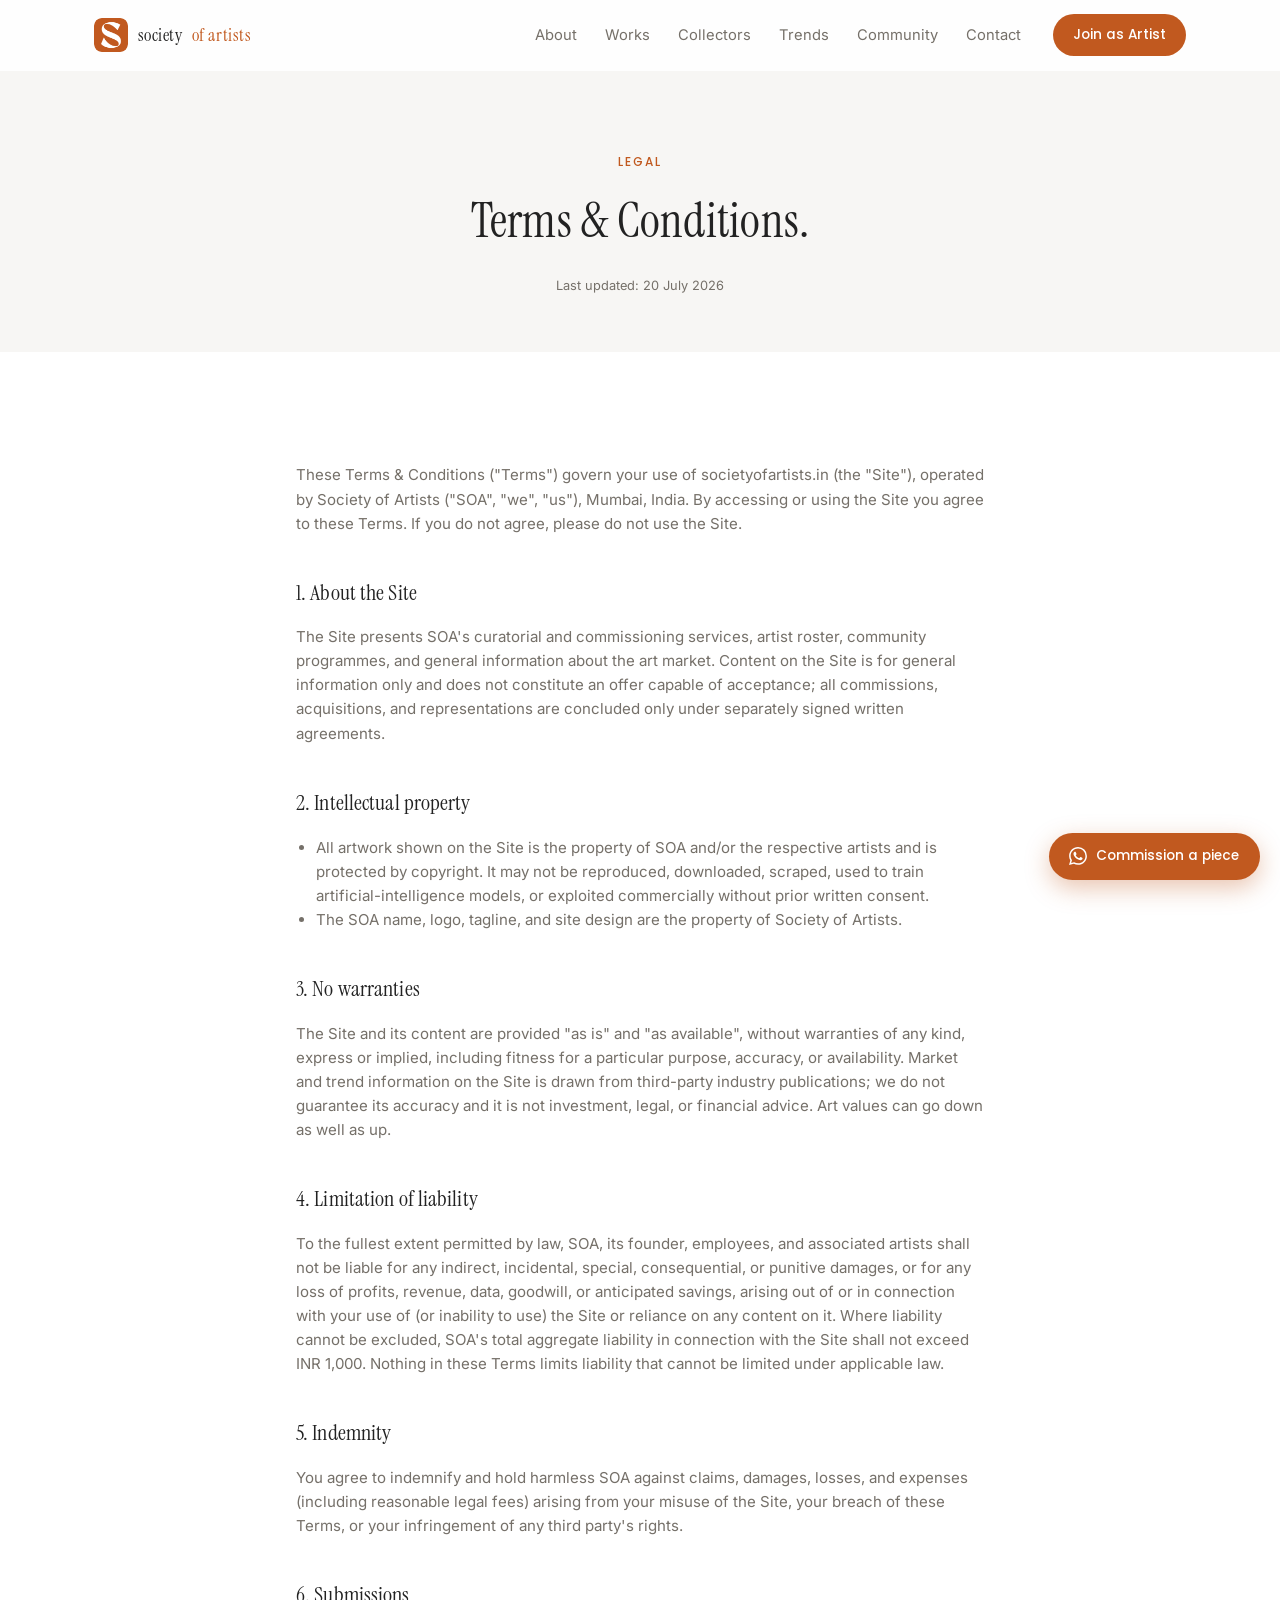
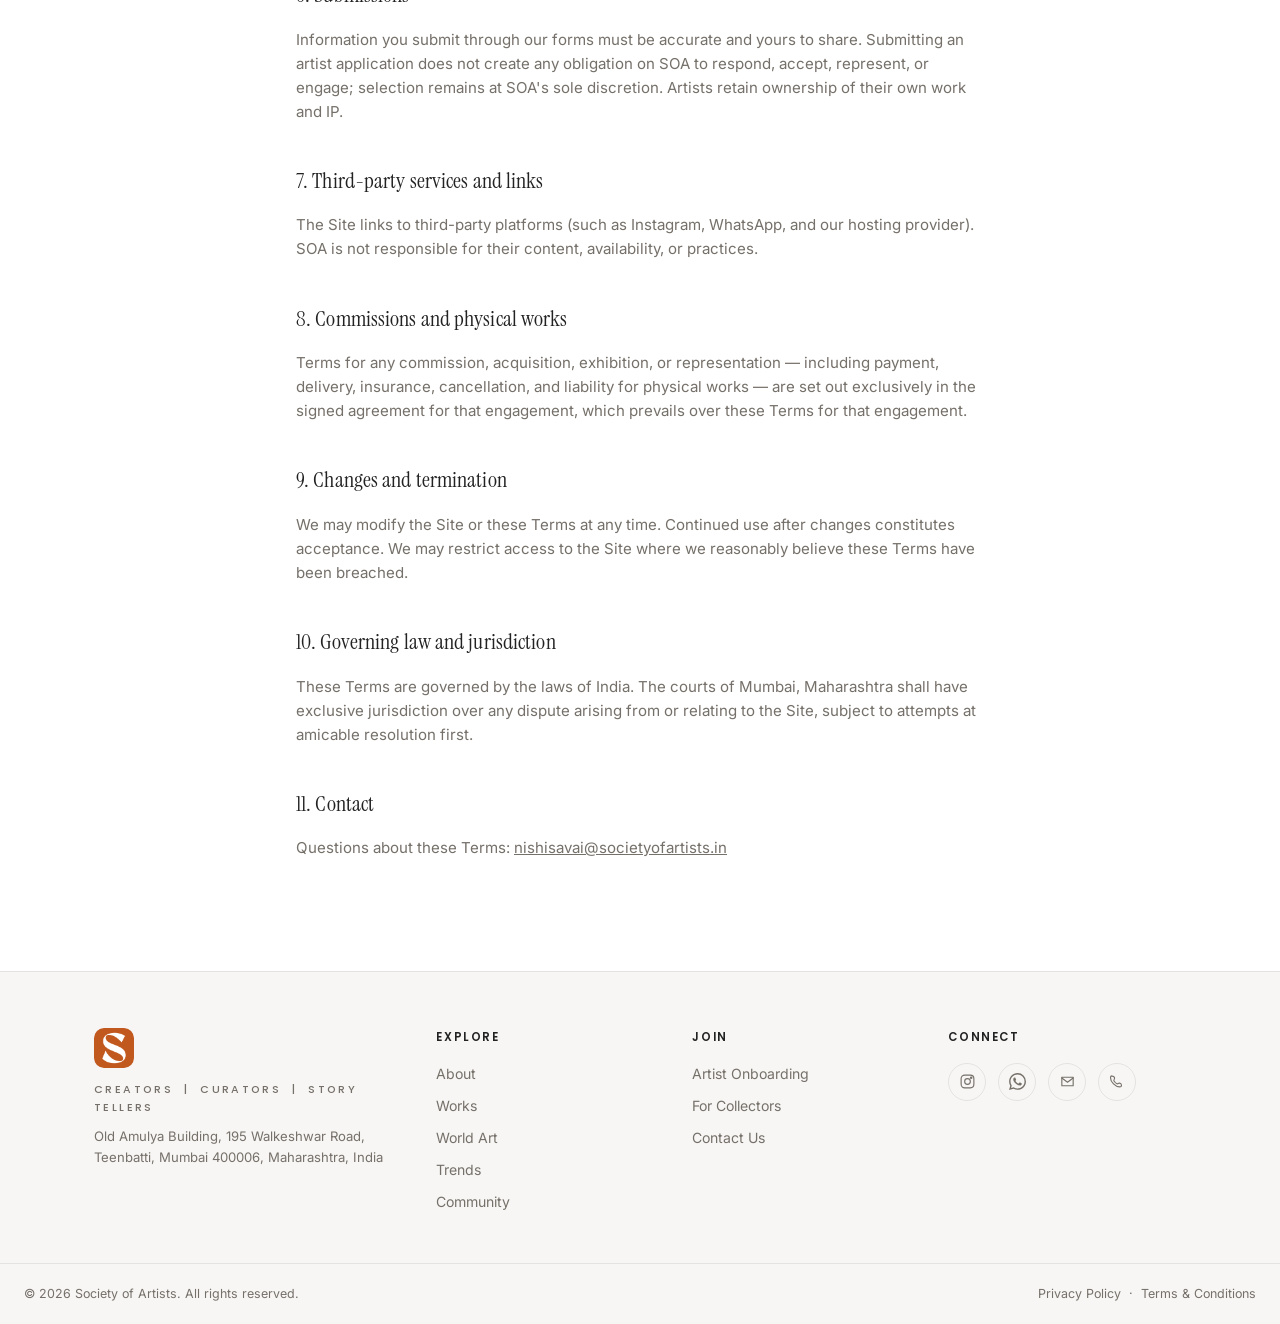
<file: terms.html>
<!DOCTYPE html>
<html lang="en">
<head>
<meta charset="UTF-8">
<meta name="viewport" content="width=device-width, initial-scale=1.0, viewport-fit=cover">
<title>Terms & Conditions | Society of Artists</title>
<meta name="description" content="The terms governing use of the Society of Artists website.">
<link rel="canonical" href="https://societyofartists.in/terms.html">
<meta name="robots" content="noindex, follow">
<link rel="icon" href="assets/logo-badge.png" type="image/png">
<link rel="stylesheet" href="assets/style.css?v=8">
</head>
<body>

<div id="preloader" aria-hidden="true">
  <img class="pre-mark" src="assets/logo-badge.png" alt="">
  <div class="pre-bar"></div>
</div>
<div class="pt" id="pt" aria-hidden="true"><img src="assets/logo-badge.png" alt=""></div>

<header id="site-header">
  <div class="nav">
    <a class="brand" href="index.html#top"><img src="assets/logo-badge.png" alt="" width="34" height="34">society <span class="accent">of artists</span></a>
    <button class="nav-toggle" id="nav-toggle" aria-expanded="false" aria-controls="primary-nav" aria-label="Toggle navigation menu">
      <span></span><span></span><span></span>
    </button>
    <div class="nav-links">
      <nav aria-label="Primary">
        <ul id="primary-nav">
          <li><a href="about.html">About</a></li>
          <li><a href="works.html">Works</a></li>
          <li><a href="collectors.html">Collectors</a></li>
          <li><a href="trends.html">Trends</a></li>
          <li><a href="community.html">Community</a></li>
          <li><a href="contact.html">Contact</a></li>
        </ul>
      </nav>
      <div class="nav-cta" id="nav-cta">
        <a class="btn btn-primary btn-sm" href="register.html">Join as Artist</a>
      </div>
    </div>
  </div>
</header>

<main>
  <section class="page-hero">
    <div class="wrap">
      <span class="eyebrow">Legal</span>
      <h1>Terms &amp; Conditions.</h1>
      <p class="legal-updated">Last updated: 20 July 2026</p>
    </div>
  </section>

  <section>
    <div class="wrap legal-body">
      <p>
        These Terms &amp; Conditions ("Terms") govern your use of societyofartists.in
        (the "Site"), operated by Society of Artists ("SOA", "we", "us"), Mumbai,
        India. By accessing or using the Site you agree to these Terms. If you do
        not agree, please do not use the Site.
      </p>

      <h2>1. About the Site</h2>
      <p>
        The Site presents SOA's curatorial and commissioning services, artist
        roster, community programmes, and general information about the art
        market. Content on the Site is for general information only and does not
        constitute an offer capable of acceptance; all commissions, acquisitions,
        and representations are concluded only under separately signed written
        agreements.
      </p>

      <h2>2. Intellectual property</h2>
      <ul>
        <li>All artwork shown on the Site is the property of SOA and/or the respective artists and is protected by copyright. It may not be reproduced, downloaded, scraped, used to train artificial-intelligence models, or exploited commercially without prior written consent.</li>
        <li>The SOA name, logo, tagline, and site design are the property of Society of Artists.</li>
      </ul>

      <h2>3. No warranties</h2>
      <p>
        The Site and its content are provided "as is" and "as available", without
        warranties of any kind, express or implied, including fitness for a
        particular purpose, accuracy, or availability. Market and trend
        information on the Site is drawn from third-party industry publications;
        we do not guarantee its accuracy and it is not investment, legal, or
        financial advice. Art values can go down as well as up.
      </p>

      <h2>4. Limitation of liability</h2>
      <p>
        To the fullest extent permitted by law, SOA, its founder, employees, and
        associated artists shall not be liable for any indirect, incidental,
        special, consequential, or punitive damages, or for any loss of profits,
        revenue, data, goodwill, or anticipated savings, arising out of or in
        connection with your use of (or inability to use) the Site or reliance on
        any content on it. Where liability cannot be excluded, SOA's total
        aggregate liability in connection with the Site shall not exceed INR
        1,000. Nothing in these Terms limits liability that cannot be limited
        under applicable law.
      </p>

      <h2>5. Indemnity</h2>
      <p>
        You agree to indemnify and hold harmless SOA against claims, damages,
        losses, and expenses (including reasonable legal fees) arising from your
        misuse of the Site, your breach of these Terms, or your infringement of
        any third party's rights.
      </p>

      <h2>6. Submissions</h2>
      <p>
        Information you submit through our forms must be accurate and yours to
        share. Submitting an artist application does not create any obligation on
        SOA to respond, accept, represent, or engage; selection remains at SOA's
        sole discretion. Artists retain ownership of their own work and IP.
      </p>

      <h2>7. Third-party services and links</h2>
      <p>
        The Site links to third-party platforms (such as Instagram, WhatsApp, and
        our hosting provider). SOA is not responsible for their content,
        availability, or practices.
      </p>

      <h2>8. Commissions and physical works</h2>
      <p>
        Terms for any commission, acquisition, exhibition, or representation —
        including payment, delivery, insurance, cancellation, and liability for
        physical works — are set out exclusively in the signed agreement for that
        engagement, which prevails over these Terms for that engagement.
      </p>

      <h2>9. Changes and termination</h2>
      <p>
        We may modify the Site or these Terms at any time. Continued use after
        changes constitutes acceptance. We may restrict access to the Site where
        we reasonably believe these Terms have been breached.
      </p>

      <h2>10. Governing law and jurisdiction</h2>
      <p>
        These Terms are governed by the laws of India. The courts of Mumbai,
        Maharashtra shall have exclusive jurisdiction over any dispute arising
        from or relating to the Site, subject to attempts at amicable resolution
        first.
      </p>

      <h2>11. Contact</h2>
      <p>
        Questions about these Terms:
        <a href="mailto:nishisavai@societyofartists.in">nishisavai@societyofartists.in</a>
      </p>
    </div>
  </section>
</main>

<footer>
  <div class="wrap footer-grid">
    <div class="footer-brand">
      <img src="assets/logo-badge.png" alt="Society of Artists">
      <div class="footer-tagline">Creators &nbsp;|&nbsp; Curators &nbsp;|&nbsp; Story Tellers</div>
      <p>Old Amulya Building, 195 Walkeshwar Road,<br>Teenbatti, Mumbai 400006, Maharashtra, India</p>
    </div>
    <div class="footer-col">
      <h4>Explore</h4>
      <ul>
        <li><a href="about.html">About</a></li>
        <li><a href="works.html">Works</a></li>
        <li><a href="world-art.html">World Art</a></li>
        <li><a href="trends.html">Trends</a></li>
        <li><a href="community.html">Community</a></li>
      </ul>
    </div>
    <div class="footer-col">
      <h4>Join</h4>
      <ul>
        <li><a href="register.html">Artist Onboarding</a></li>
        <li><a href="collectors.html">For Collectors</a></li>
        <li><a href="contact.html">Contact Us</a></li>
      </ul>
    </div>
    <div class="footer-col">
      <h4>Connect</h4>
      <div class="footer-social">
        <a href="https://instagram.com/societyofartists__" target="_blank" rel="noopener" aria-label="Instagram">
          <svg viewBox="0 0 24 24" fill="none" stroke="currentColor" stroke-width="1.6"><rect x="3" y="3" width="18" height="18" rx="5"/><circle cx="12" cy="12" r="4"/><circle cx="17.2" cy="6.8" r="1"/></svg>
        </a>
        <a href="https://wa.me/919820972689" target="_blank" rel="noopener" aria-label="WhatsApp">
          <svg viewBox="0 0 24 24" fill="currentColor"><path d="M17.472 14.382c-.297-.149-1.758-.867-2.03-.967-.273-.099-.471-.148-.67.15-.197.297-.767.966-.94 1.164-.173.199-.347.223-.644.075-.297-.15-1.255-.463-2.39-1.475-.883-.788-1.48-1.761-1.653-2.059-.173-.297-.018-.458.13-.606.134-.133.297-.347.446-.52.149-.174.198-.298.298-.497.099-.198.05-.371-.025-.52-.075-.149-.669-1.612-.916-2.207-.242-.579-.487-.5-.669-.51-.173-.008-.371-.01-.57-.01-.198 0-.52.074-.792.372-.272.297-1.04 1.016-1.04 2.479 0 1.462 1.065 2.875 1.213 3.074.149.198 2.096 3.2 5.077 4.487.709.306 1.262.489 1.694.625.712.227 1.36.195 1.871.118.571-.085 1.758-.719 2.006-1.413.248-.694.248-1.289.173-1.413-.074-.124-.272-.198-.57-.347m-5.421 7.403h-.004a9.87 9.87 0 01-5.031-1.378l-.361-.214-3.741.982.998-3.648-.235-.374a9.86 9.86 0 01-1.51-5.26c.001-5.45 4.436-9.884 9.888-9.884 2.64 0 5.122 1.03 6.988 2.898a9.825 9.825 0 012.893 6.994c-.003 5.45-4.437 9.884-9.885 9.884m8.413-18.297A11.815 11.815 0 0012.05 0C5.495 0 .16 5.335.157 11.892c0 2.096.547 4.142 1.588 5.945L.057 24l6.305-1.654a11.882 11.882 0 005.683 1.448h.005c6.554 0 11.89-5.335 11.893-11.893a11.821 11.821 0 00-3.48-8.413z"/></svg>
        </a>
        <a href="mailto:nishisavai@societyofartists.in" aria-label="Email">
          <svg viewBox="0 0 24 24" fill="none" stroke="currentColor" stroke-width="1.6"><path d="M4 6h16v12H4z" stroke-linejoin="round"/><path d="M4 7l8 6 8-6" stroke-linecap="round" stroke-linejoin="round"/></svg>
        </a>
        <a href="tel:+919820972689" aria-label="Phone">
          <svg viewBox="0 0 24 24" fill="none" stroke="currentColor" stroke-width="1.6"><path d="M4.5 4.5c1 0 2.6.3 3.2 1.9.4 1 .1 2-.5 2.8-.6.7-.6 1.3-.1 2 .9 1.4 2.4 2.9 3.8 3.8.7.5 1.3.5 2-.1.8-.6 1.8-.9 2.8-.5 1.6.6 1.9 2.2 1.9 3.2 0 1-1 2-2.5 2-6 0-13-7-13-13 0-1.5 1-2.5 2-2.5z" stroke-linecap="round" stroke-linejoin="round"/></svg>
        </a>
      </div>
    </div>
  </div>
  <div class="footer-legal">
    <span>&copy; 2026 Society of Artists. All rights reserved.</span>
    <span><a href="privacy.html">Privacy Policy</a> &nbsp;&middot;&nbsp; <a href="terms.html">Terms &amp; Conditions</a></span>
  </div>
</footer>

<a class="fab" href="https://wa.me/919820972689?text=Hi%20Society%20of%20Artists%20%E2%80%94%20I%27d%20like%20to%20talk%20about%20commissioning%20a%20piece." target="_blank" rel="noopener" aria-label="Chat with us about commissioning a piece">
  <svg viewBox="0 0 24 24" fill="currentColor"><path d="M17.472 14.382c-.297-.149-1.758-.867-2.03-.967-.273-.099-.471-.148-.67.15-.197.297-.767.966-.94 1.164-.173.199-.347.223-.644.075-.297-.15-1.255-.463-2.39-1.475-.883-.788-1.48-1.761-1.653-2.059-.173-.297-.018-.458.13-.606.134-.133.297-.347.446-.52.149-.174.198-.298.298-.497.099-.198.05-.371-.025-.52-.075-.149-.669-1.612-.916-2.207-.242-.579-.487-.5-.669-.51-.173-.008-.371-.01-.57-.01-.198 0-.52.074-.792.372-.272.297-1.04 1.016-1.04 2.479 0 1.462 1.065 2.875 1.213 3.074.149.198 2.096 3.2 5.077 4.487.709.306 1.262.489 1.694.625.712.227 1.36.195 1.871.118.571-.085 1.758-.719 2.006-1.413.248-.694.248-1.289.173-1.413-.074-.124-.272-.198-.57-.347m-5.421 7.403h-.004a9.87 9.87 0 01-5.031-1.378l-.361-.214-3.741.982.998-3.648-.235-.374a9.86 9.86 0 01-1.51-5.26c.001-5.45 4.436-9.884 9.888-9.884 2.64 0 5.122 1.03 6.988 2.898a9.825 9.825 0 012.893 6.994c-.003 5.45-4.437 9.884-9.885 9.884m8.413-18.297A11.815 11.815 0 0012.05 0C5.495 0 .16 5.335.157 11.892c0 2.096.547 4.142 1.588 5.945L.057 24l6.305-1.654a11.882 11.882 0 005.683 1.448h.005c6.554 0 11.89-5.335 11.893-11.893a11.821 11.821 0 00-3.48-8.413z"/></svg>
  <span>Commission a piece</span>
</a>

<script src="assets/vendor/gsap.min.js"></script>
<script src="assets/vendor/ScrollTrigger.min.js"></script>
<script src="assets/vendor/vanilla-tilt.min.js"></script>
<script src="assets/main.js?v=8"></script>

</body>
</html>
</file>
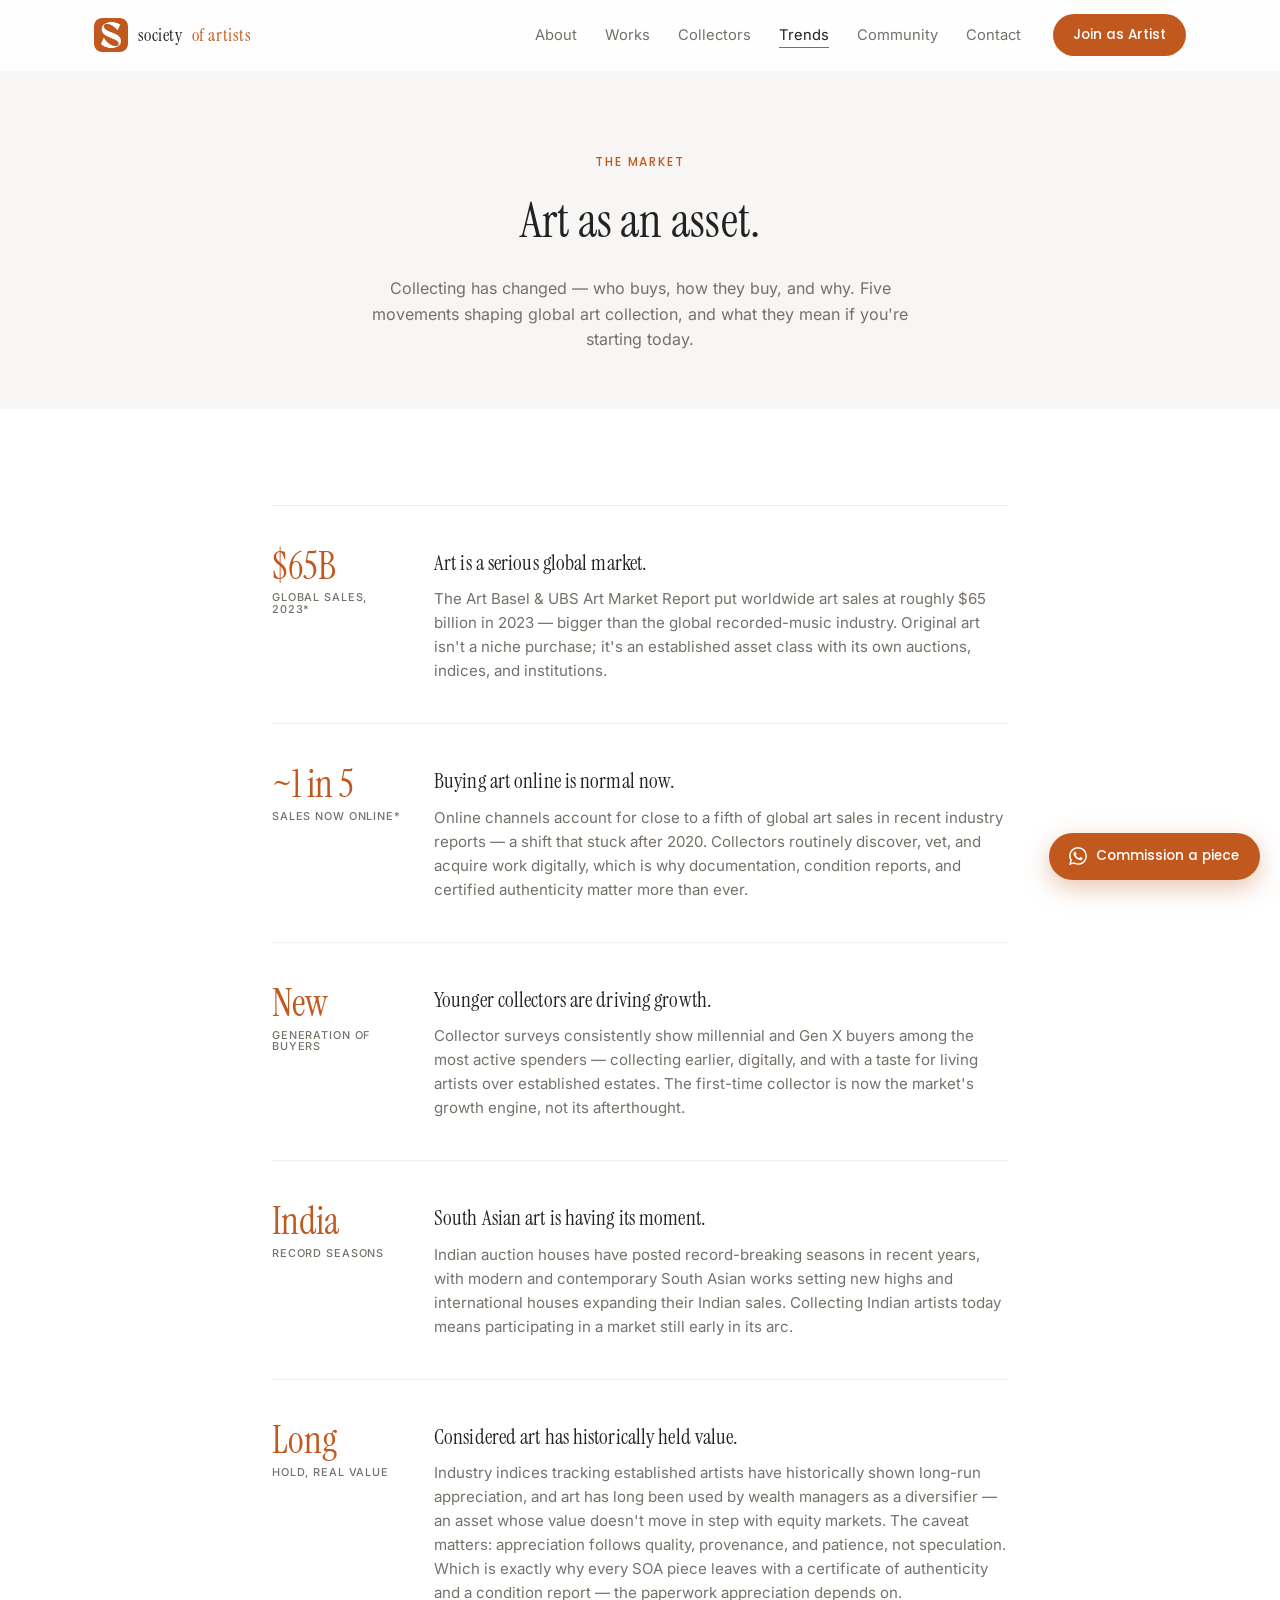
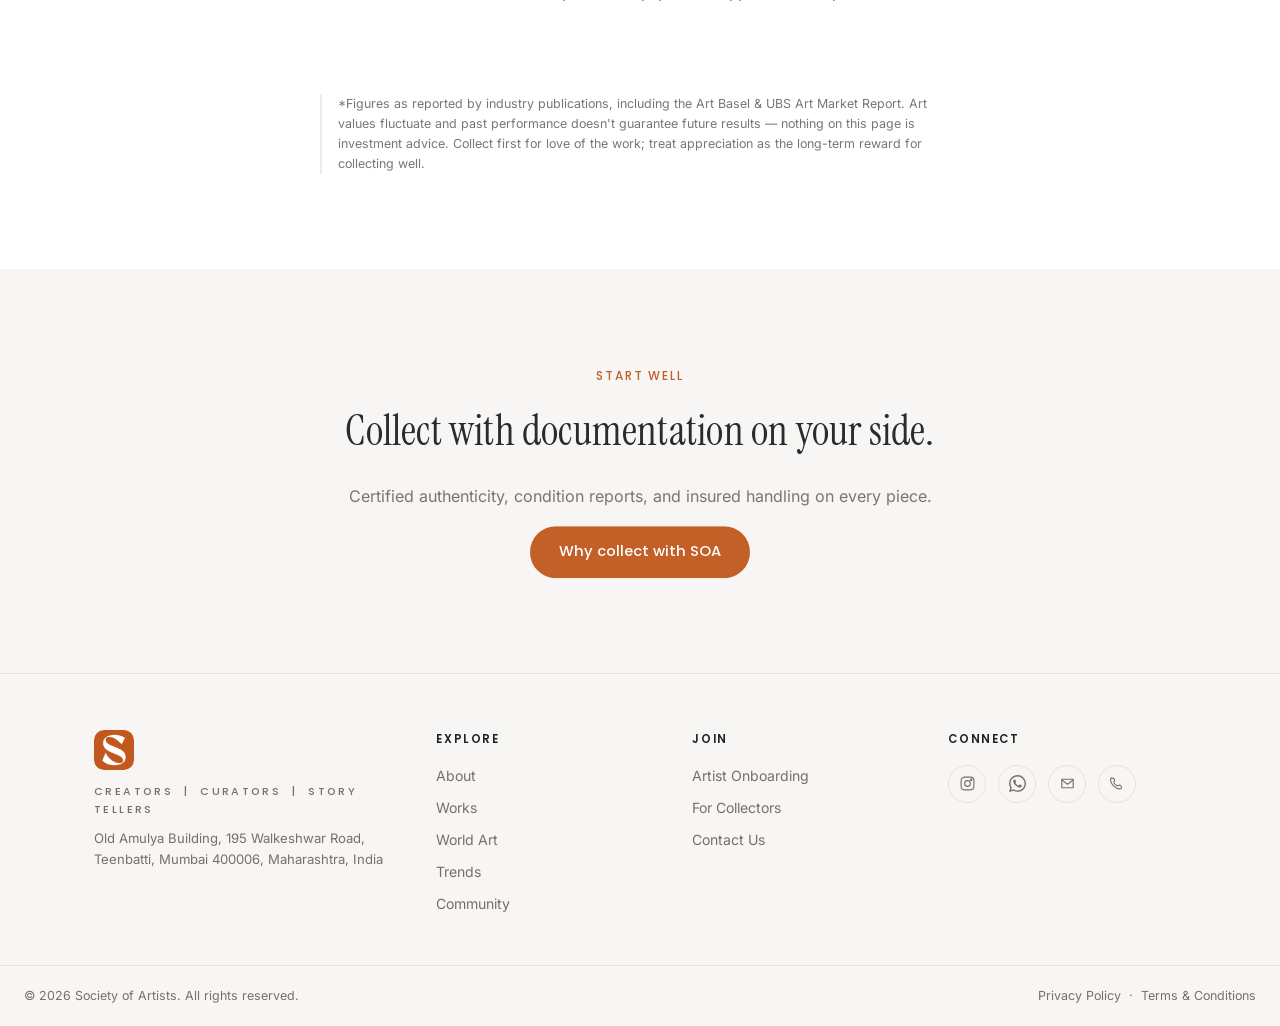
<file: trends.html>
<!DOCTYPE html>
<html lang="en">
<head>
<meta charset="UTF-8">
<meta name="viewport" content="width=device-width, initial-scale=1.0, viewport-fit=cover">
<title>Art Market Trends &amp; Capital Appreciation | Society of Artists</title>
<meta name="description" content="What's moving in global art collection — market scale, online acquisition, a new generation of collectors, India's rise, and how considered art has historically held value.">
<link rel="canonical" href="https://societyofartists.in/trends.html">
<meta property="og:type" content="website">
<meta property="og:title" content="Art as an Asset — Global Collection Trends | Society of Artists">
<meta property="og:description" content="Global art market trends and capital appreciation, and what they mean for collectors starting today.">
<meta property="og:image" content="https://societyofartists.in/assets/painting7.jpg">
<meta property="og:url" content="https://societyofartists.in/trends.html">
<meta name="twitter:card" content="summary_large_image">
<link rel="icon" href="assets/logo-badge.png" type="image/png">
<link rel="stylesheet" href="assets/style.css?v=8">
</head>
<body>

<div id="preloader" aria-hidden="true">
  <img class="pre-mark" src="assets/logo-badge.png" alt="">
  <div class="pre-bar"></div>
</div>
<div class="pt" id="pt" aria-hidden="true"><img src="assets/logo-badge.png" alt=""></div>

<header id="site-header">
  <div class="nav">
    <a class="brand" href="index.html#top"><img src="assets/logo-badge.png" alt="" width="34" height="34">society <span class="accent">of artists</span></a>
    <button class="nav-toggle" id="nav-toggle" aria-expanded="false" aria-controls="primary-nav" aria-label="Toggle navigation menu">
      <span></span><span></span><span></span>
    </button>
    <div class="nav-links">
      <nav aria-label="Primary">
        <ul id="primary-nav">
          <li><a href="about.html">About</a></li>
          <li><a href="works.html">Works</a></li>
          <li><a href="collectors.html">Collectors</a></li>
          <li><a href="trends.html" class="is-current">Trends</a></li>
          <li><a href="community.html">Community</a></li>
          <li><a href="contact.html">Contact</a></li>
        </ul>
      </nav>
      <div class="nav-cta" id="nav-cta">
        <a class="btn btn-primary btn-sm" href="register.html">Join as Artist</a>
      </div>
    </div>
  </div>
</header>

<main>
  <section class="page-hero">
    <div class="wrap">
      <span class="eyebrow">The Market</span>
      <h1>Art as an asset.</h1>
      <p>
        Collecting has changed — who buys, how they buy, and why. Five movements
        shaping global art collection, and what they mean if you're starting today.
      </p>
    </div>
  </section>

  <section>
    <div class="wrap">
      <div class="trend-list">

        <div class="trend reveal">
          <div class="trend-stat">$65B<small>global sales, 2023*</small></div>
          <div>
            <h3>Art is a serious global market.</h3>
            <p>
              The Art Basel &amp; UBS Art Market Report put worldwide art sales at
              roughly $65 billion in 2023 — bigger than the global recorded-music
              industry. Original art isn't a niche purchase; it's an established
              asset class with its own auctions, indices, and institutions.
            </p>
          </div>
        </div>

        <div class="trend reveal">
          <div class="trend-stat">~1 in 5<small>sales now online*</small></div>
          <div>
            <h3>Buying art online is normal now.</h3>
            <p>
              Online channels account for close to a fifth of global art sales in
              recent industry reports — a shift that stuck after 2020. Collectors
              routinely discover, vet, and acquire work digitally, which is why
              documentation, condition reports, and certified authenticity matter
              more than ever.
            </p>
          </div>
        </div>

        <div class="trend reveal">
          <div class="trend-stat">New<small>generation of buyers</small></div>
          <div>
            <h3>Younger collectors are driving growth.</h3>
            <p>
              Collector surveys consistently show millennial and Gen&nbsp;X buyers among
              the most active spenders — collecting earlier, digitally, and with a
              taste for living artists over established estates. The first-time
              collector is now the market's growth engine, not its afterthought.
            </p>
          </div>
        </div>

        <div class="trend reveal">
          <div class="trend-stat">India<small>record seasons</small></div>
          <div>
            <h3>South Asian art is having its moment.</h3>
            <p>
              Indian auction houses have posted record-breaking seasons in recent
              years, with modern and contemporary South Asian works setting new highs
              and international houses expanding their Indian sales. Collecting Indian
              artists today means participating in a market still early in its arc.
            </p>
          </div>
        </div>

        <div class="trend reveal">
          <div class="trend-stat">Long<small>hold, real value</small></div>
          <div>
            <h3>Considered art has historically held value.</h3>
            <p>
              Industry indices tracking established artists have historically shown
              long-run appreciation, and art has long been used by wealth managers as
              a diversifier — an asset whose value doesn't move in step with equity
              markets. The caveat matters: appreciation follows quality, provenance,
              and patience, not speculation. Which is exactly why every SOA piece
              leaves with a certificate of authenticity and a condition report — the
              paperwork appreciation depends on.
            </p>
          </div>
        </div>

      </div>

      <p class="disclaimer reveal">
        *Figures as reported by industry publications, including the Art Basel &amp; UBS
        Art Market Report. Art values fluctuate and past performance doesn't guarantee
        future results — nothing on this page is investment advice. Collect first for
        love of the work; treat appreciation as the long-term reward for collecting well.
      </p>
    </div>
  </section>

  <section class="section-alt">
    <div class="wrap contact-box reveal">
      <span class="eyebrow">Start Well</span>
      <h2 class="title">Collect with documentation on your side.</h2>
      <p style="color:var(--muted);">
        Certified authenticity, condition reports, and insured handling on every piece.
      </p>
      <a class="btn btn-primary" href="collectors.html">Why collect with SOA</a>
    </div>
  </section>
</main>

<footer>
  <div class="wrap footer-grid">
    <div class="footer-brand">
      <img src="assets/logo-badge.png" alt="Society of Artists">
      <div class="footer-tagline">Creators &nbsp;|&nbsp; Curators &nbsp;|&nbsp; Story Tellers</div>
      <p>Old Amulya Building, 195 Walkeshwar Road,<br>Teenbatti, Mumbai 400006, Maharashtra, India</p>
    </div>
    <div class="footer-col">
      <h4>Explore</h4>
      <ul>
        <li><a href="about.html">About</a></li>
        <li><a href="works.html">Works</a></li>
        <li><a href="world-art.html">World Art</a></li>
        <li><a href="trends.html">Trends</a></li>
        <li><a href="community.html">Community</a></li>
      </ul>
    </div>
    <div class="footer-col">
      <h4>Join</h4>
      <ul>
        <li><a href="register.html">Artist Onboarding</a></li>
        <li><a href="collectors.html">For Collectors</a></li>
        <li><a href="contact.html">Contact Us</a></li>
      </ul>
    </div>
    <div class="footer-col">
      <h4>Connect</h4>
      <div class="footer-social">
        <a href="https://instagram.com/societyofartists__" target="_blank" rel="noopener" aria-label="Instagram">
          <svg viewBox="0 0 24 24" fill="none" stroke="currentColor" stroke-width="1.6"><rect x="3" y="3" width="18" height="18" rx="5"/><circle cx="12" cy="12" r="4"/><circle cx="17.2" cy="6.8" r="1"/></svg>
        </a>
        <a href="https://wa.me/919820972689" target="_blank" rel="noopener" aria-label="WhatsApp">
          <svg viewBox="0 0 24 24" fill="currentColor"><path d="M17.472 14.382c-.297-.149-1.758-.867-2.03-.967-.273-.099-.471-.148-.67.15-.197.297-.767.966-.94 1.164-.173.199-.347.223-.644.075-.297-.15-1.255-.463-2.39-1.475-.883-.788-1.48-1.761-1.653-2.059-.173-.297-.018-.458.13-.606.134-.133.297-.347.446-.52.149-.174.198-.298.298-.497.099-.198.05-.371-.025-.52-.075-.149-.669-1.612-.916-2.207-.242-.579-.487-.5-.669-.51-.173-.008-.371-.01-.57-.01-.198 0-.52.074-.792.372-.272.297-1.04 1.016-1.04 2.479 0 1.462 1.065 2.875 1.213 3.074.149.198 2.096 3.2 5.077 4.487.709.306 1.262.489 1.694.625.712.227 1.36.195 1.871.118.571-.085 1.758-.719 2.006-1.413.248-.694.248-1.289.173-1.413-.074-.124-.272-.198-.57-.347m-5.421 7.403h-.004a9.87 9.87 0 01-5.031-1.378l-.361-.214-3.741.982.998-3.648-.235-.374a9.86 9.86 0 01-1.51-5.26c.001-5.45 4.436-9.884 9.888-9.884 2.64 0 5.122 1.03 6.988 2.898a9.825 9.825 0 012.893 6.994c-.003 5.45-4.437 9.884-9.885 9.884m8.413-18.297A11.815 11.815 0 0012.05 0C5.495 0 .16 5.335.157 11.892c0 2.096.547 4.142 1.588 5.945L.057 24l6.305-1.654a11.882 11.882 0 005.683 1.448h.005c6.554 0 11.89-5.335 11.893-11.893a11.821 11.821 0 00-3.48-8.413z"/></svg>
        </a>
        <a href="mailto:nishisavai@societyofartists.in" aria-label="Email">
          <svg viewBox="0 0 24 24" fill="none" stroke="currentColor" stroke-width="1.6"><path d="M4 6h16v12H4z" stroke-linejoin="round"/><path d="M4 7l8 6 8-6" stroke-linecap="round" stroke-linejoin="round"/></svg>
        </a>
        <a href="tel:+919820972689" aria-label="Phone">
          <svg viewBox="0 0 24 24" fill="none" stroke="currentColor" stroke-width="1.6"><path d="M4.5 4.5c1 0 2.6.3 3.2 1.9.4 1 .1 2-.5 2.8-.6.7-.6 1.3-.1 2 .9 1.4 2.4 2.9 3.8 3.8.7.5 1.3.5 2-.1.8-.6 1.8-.9 2.8-.5 1.6.6 1.9 2.2 1.9 3.2 0 1-1 2-2.5 2-6 0-13-7-13-13 0-1.5 1-2.5 2-2.5z" stroke-linecap="round" stroke-linejoin="round"/></svg>
        </a>
      </div>
    </div>
  </div>
  <div class="footer-legal">
    <span>&copy; 2026 Society of Artists. All rights reserved.</span>
    <span><a href="privacy.html">Privacy Policy</a> &nbsp;&middot;&nbsp; <a href="terms.html">Terms &amp; Conditions</a></span>
  </div>
</footer>

<a class="fab" href="https://wa.me/919820972689?text=Hi%20Society%20of%20Artists%20%E2%80%94%20I%27d%20like%20to%20talk%20about%20commissioning%20a%20piece." target="_blank" rel="noopener" aria-label="Chat with us about commissioning a piece">
  <svg viewBox="0 0 24 24" fill="currentColor"><path d="M17.472 14.382c-.297-.149-1.758-.867-2.03-.967-.273-.099-.471-.148-.67.15-.197.297-.767.966-.94 1.164-.173.199-.347.223-.644.075-.297-.15-1.255-.463-2.39-1.475-.883-.788-1.48-1.761-1.653-2.059-.173-.297-.018-.458.13-.606.134-.133.297-.347.446-.52.149-.174.198-.298.298-.497.099-.198.05-.371-.025-.52-.075-.149-.669-1.612-.916-2.207-.242-.579-.487-.5-.669-.51-.173-.008-.371-.01-.57-.01-.198 0-.52.074-.792.372-.272.297-1.04 1.016-1.04 2.479 0 1.462 1.065 2.875 1.213 3.074.149.198 2.096 3.2 5.077 4.487.709.306 1.262.489 1.694.625.712.227 1.36.195 1.871.118.571-.085 1.758-.719 2.006-1.413.248-.694.248-1.289.173-1.413-.074-.124-.272-.198-.57-.347m-5.421 7.403h-.004a9.87 9.87 0 01-5.031-1.378l-.361-.214-3.741.982.998-3.648-.235-.374a9.86 9.86 0 01-1.51-5.26c.001-5.45 4.436-9.884 9.888-9.884 2.64 0 5.122 1.03 6.988 2.898a9.825 9.825 0 012.893 6.994c-.003 5.45-4.437 9.884-9.885 9.884m8.413-18.297A11.815 11.815 0 0012.05 0C5.495 0 .16 5.335.157 11.892c0 2.096.547 4.142 1.588 5.945L.057 24l6.305-1.654a11.882 11.882 0 005.683 1.448h.005c6.554 0 11.89-5.335 11.893-11.893a11.821 11.821 0 00-3.48-8.413z"/></svg>
  <span>Commission a piece</span>
</a>

<script src="assets/vendor/gsap.min.js"></script>
<script src="assets/vendor/ScrollTrigger.min.js"></script>
<script src="assets/vendor/vanilla-tilt.min.js"></script>
<script src="assets/main.js?v=8"></script>

</body>
</html>
</file>
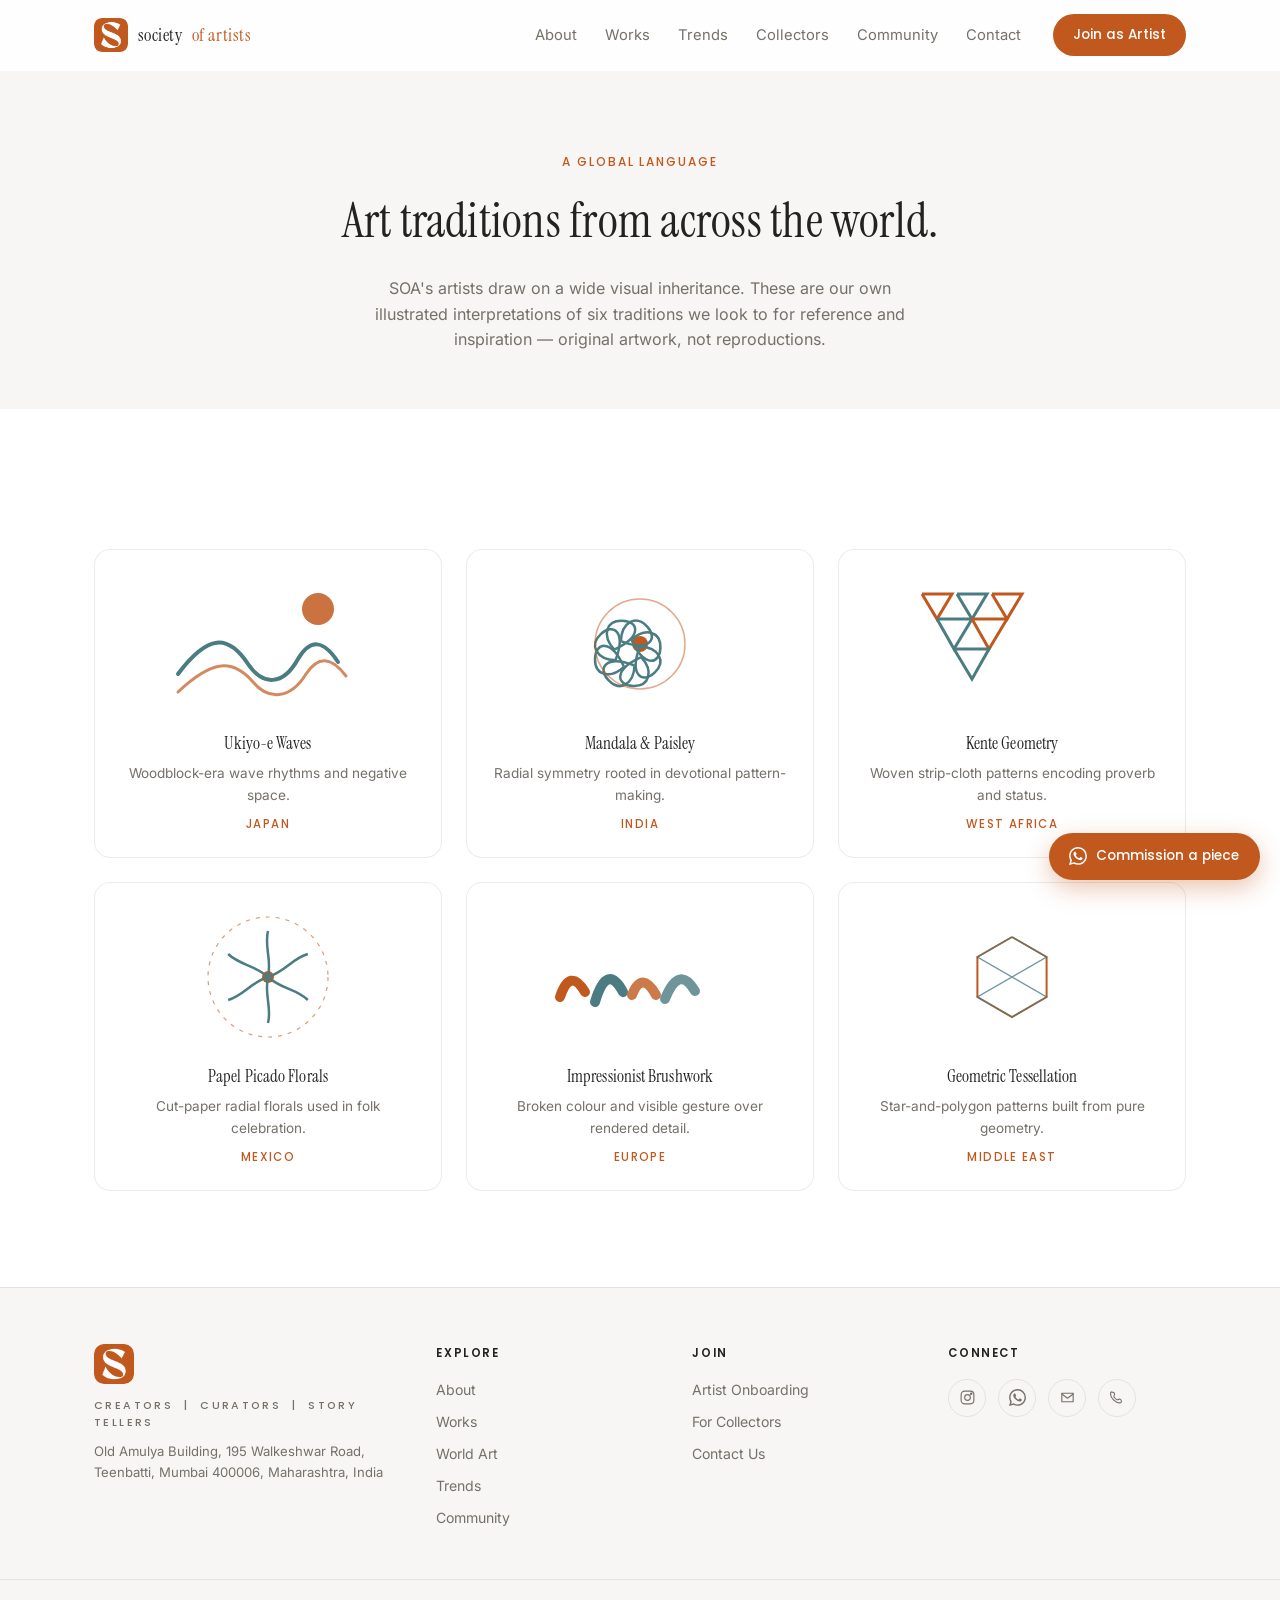
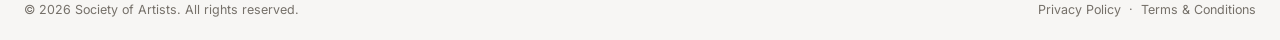
<file: world-art.html>
<!DOCTYPE html>
<html lang="en">
<head>
<meta charset="UTF-8">
<meta name="viewport" content="width=device-width, initial-scale=1.0, viewport-fit=cover">
<title>Art Traditions of the World | Society of Artists</title>
<meta name="description" content="Six illustrated interpretations of global art traditions — from Japanese ukiyo-e to Islamic geometric tessellation — that inform the SOA roster's visual language.">
<link rel="canonical" href="https://societyofartists.in/world-art.html">
<meta property="og:type" content="website">
<meta property="og:title" content="Art Traditions of the World — Society of Artists">
<meta property="og:description" content="Original illustrated interpretations of six global art traditions.">
<meta property="og:image" content="https://societyofartists.in/assets/painting5.jpg">
<meta property="og:url" content="https://societyofartists.in/world-art.html">
<meta name="twitter:card" content="summary_large_image">
<link rel="icon" href="assets/logo-badge.png" type="image/png">
<link rel="stylesheet" href="assets/style.css?v=8">
</head>
<body>

<div id="preloader" aria-hidden="true">
  <img class="pre-mark" src="assets/logo-badge.png" alt="">
  <div class="pre-bar"></div>
</div>
<div class="pt" id="pt" aria-hidden="true"><img src="assets/logo-badge.png" alt=""></div>

<header id="site-header">
  <div class="nav">
    <a class="brand" href="index.html#top"><img src="assets/logo-badge.png" alt="" width="34" height="34">society <span class="accent">of artists</span></a>
    <button class="nav-toggle" id="nav-toggle" aria-expanded="false" aria-controls="primary-nav" aria-label="Toggle navigation menu">
      <span></span><span></span><span></span>
    </button>
    <div class="nav-links">
      <nav aria-label="Primary">
        <ul id="primary-nav">
          <li><a href="about.html">About</a></li>
          <li><a href="works.html">Works</a></li>
          <li><a href="trends.html">Trends</a></li>
          <li><a href="collectors.html">Collectors</a></li>
          <li><a href="community.html">Community</a></li>
          <li><a href="contact.html">Contact</a></li>
        </ul>
      </nav>
      <div class="nav-cta" id="nav-cta">
        <a class="btn btn-primary btn-sm" href="register.html">Join as Artist</a>
      </div>
    </div>
  </div>
</header>

<main>
  <section class="page-hero">
    <div class="wrap">
      <span class="eyebrow">A Global Language</span>
      <h1>Art traditions from across the world.</h1>
      <p>
        SOA's artists draw on a wide visual inheritance. These are our own
        illustrated interpretations of six traditions we look to for reference
        and inspiration — original artwork, not reproductions.
      </p>
    </div>
  </section>

  <section>
    <div class="wrap">
      <div class="world-grid">

        <div class="world-card tilt-card">
          <svg viewBox="0 0 200 140" fill="none" xmlns="http://www.w3.org/2000/svg">
            <path class="draw-path" d="M10 100 C 40 60, 60 60, 80 90 C 95 112, 115 112, 130 85 C 142 65, 155 65, 170 88" stroke="var(--accent-2)" stroke-width="4" stroke-linecap="round"/>
            <path class="draw-path" d="M10 118 C 45 85, 65 85, 85 108 C 100 126, 122 126, 138 100 C 150 82, 163 82, 178 102" stroke="var(--accent)" stroke-width="3" stroke-linecap="round" opacity="0.7"/>
            <circle cx="150" cy="35" r="16" fill="var(--accent)" opacity="0.85"/>
          </svg>
          <h3>Ukiyo-e Waves</h3>
          <p>Woodblock-era wave rhythms and negative space.</p>
          <span class="region">Japan</span>
        </div>

        <div class="world-card tilt-card">
          <svg viewBox="0 0 200 140" fill="none" xmlns="http://www.w3.org/2000/svg">
            <g transform="translate(100,70)">
              <circle r="8" fill="var(--accent)"/>
              <g class="mandala-spin" style="transform-origin:0px 0px;">
                <path class="draw-path" d="M0,-14 C10,-30 26,-30 30,-14 C34,2 20,10 0,-14" stroke="var(--accent-2)" stroke-width="2.5" transform="rotate(0)"/>
                <path class="draw-path" d="M0,-14 C10,-30 26,-30 30,-14 C34,2 20,10 0,-14" stroke="var(--accent-2)" stroke-width="2.5" transform="rotate(45)"/>
                <path class="draw-path" d="M0,-14 C10,-30 26,-30 30,-14 C34,2 20,10 0,-14" stroke="var(--accent-2)" stroke-width="2.5" transform="rotate(90)"/>
                <path class="draw-path" d="M0,-14 C10,-30 26,-30 30,-14 C34,2 20,10 0,-14" stroke="var(--accent-2)" stroke-width="2.5" transform="rotate(135)"/>
                <path class="draw-path" d="M0,-14 C10,-30 26,-30 30,-14 C34,2 20,10 0,-14" stroke="var(--accent-2)" stroke-width="2.5" transform="rotate(180)"/>
                <path class="draw-path" d="M0,-14 C10,-30 26,-30 30,-14 C34,2 20,10 0,-14" stroke="var(--accent-2)" stroke-width="2.5" transform="rotate(225)"/>
                <path class="draw-path" d="M0,-14 C10,-30 26,-30 30,-14 C34,2 20,10 0,-14" stroke="var(--accent-2)" stroke-width="2.5" transform="rotate(270)"/>
                <path class="draw-path" d="M0,-14 C10,-30 26,-30 30,-14 C34,2 20,10 0,-14" stroke="var(--accent-2)" stroke-width="2.5" transform="rotate(315)"/>
              </g>
              <circle r="45" fill="none" stroke="var(--accent)" stroke-width="1.5" opacity="0.5"/>
            </g>
          </svg>
          <h3>Mandala &amp; Paisley</h3>
          <p>Radial symmetry rooted in devotional pattern-making.</p>
          <span class="region">India</span>
        </div>

        <div class="world-card tilt-card">
          <svg viewBox="0 0 200 140" fill="none" xmlns="http://www.w3.org/2000/svg">
            <g stroke="var(--accent)" stroke-width="3">
              <path class="draw-path" d="M10 20 L 40 20 L 25 45 Z"/>
              <path class="draw-path" d="M45 20 L 75 20 L 60 45 Z" stroke="var(--accent-2)"/>
              <path class="draw-path" d="M80 20 L 110 20 L 95 45 Z"/>
              <path class="draw-path" d="M25 45 L 60 45 L 42 75 Z" stroke="var(--accent-2)"/>
              <path class="draw-path" d="M60 45 L 95 45 L 77 75 Z"/>
              <path class="draw-path" d="M42 75 L 77 75 L 60 105 Z" stroke="var(--accent-2)"/>
            </g>
          </svg>
          <h3>Kente Geometry</h3>
          <p>Woven strip-cloth patterns encoding proverb and status.</p>
          <span class="region">West Africa</span>
        </div>

        <div class="world-card tilt-card">
          <svg viewBox="0 0 200 140" fill="none" xmlns="http://www.w3.org/2000/svg">
            <g transform="translate(100,70)">
              <circle r="6" fill="var(--accent)"/>
              <g>
                <path class="draw-path" d="M0,0 C 4,-18 -4,-30 0,-46" stroke="var(--accent-2)" stroke-width="2.5" transform="rotate(0)"/>
                <path class="draw-path" d="M0,0 C 4,-18 -4,-30 0,-46" stroke="var(--accent-2)" stroke-width="2.5" transform="rotate(60)"/>
                <path class="draw-path" d="M0,0 C 4,-18 -4,-30 0,-46" stroke="var(--accent-2)" stroke-width="2.5" transform="rotate(120)"/>
                <path class="draw-path" d="M0,0 C 4,-18 -4,-30 0,-46" stroke="var(--accent-2)" stroke-width="2.5" transform="rotate(180)"/>
                <path class="draw-path" d="M0,0 C 4,-18 -4,-30 0,-46" stroke="var(--accent-2)" stroke-width="2.5" transform="rotate(240)"/>
                <path class="draw-path" d="M0,0 C 4,-18 -4,-30 0,-46" stroke="var(--accent-2)" stroke-width="2.5" transform="rotate(300)"/>
              </g>
              <circle r="60" fill="none" stroke="var(--accent)" stroke-width="1.2" stroke-dasharray="4 6" opacity="0.6"/>
            </g>
          </svg>
          <h3>Papel Picado Florals</h3>
          <p>Cut-paper radial florals used in folk celebration.</p>
          <span class="region">Mexico</span>
        </div>

        <div class="world-card tilt-card">
          <svg viewBox="0 0 200 140" fill="none" xmlns="http://www.w3.org/2000/svg">
            <g stroke-linecap="round">
              <path class="draw-path" d="M20 90 q10 -30 25 -5" stroke="var(--accent)" stroke-width="10"/>
              <path class="draw-path" d="M55 95 q12 -40 28 -10" stroke="var(--accent-2)" stroke-width="10"/>
              <path class="draw-path" d="M92 88 q10 -25 24 0" stroke="var(--accent)" stroke-width="10" opacity="0.8"/>
              <path class="draw-path" d="M125 92 q14 -35 30 -8" stroke="var(--accent-2)" stroke-width="10" opacity="0.8"/>
            </g>
          </svg>
          <h3>Impressionist Brushwork</h3>
          <p>Broken colour and visible gesture over rendered detail.</p>
          <span class="region">Europe</span>
        </div>

        <div class="world-card tilt-card">
          <svg viewBox="0 0 200 140" fill="none" xmlns="http://www.w3.org/2000/svg">
            <g transform="translate(100,70)" stroke="var(--accent)" stroke-width="2">
              <path class="draw-path" d="M0,-40 L34.6,-20 L34.6,20 L0,40 L-34.6,20 L-34.6,-20 Z"/>
              <path class="draw-path" d="M0,-40 L-34.6,-20 L34.6,20 M0,-40 L34.6,-20 L-34.6,20 M0,40 L34.6,20 L-34.6,-20 M0,40 L-34.6,20 L34.6,-20" stroke="var(--accent-2)" stroke-width="1.4" opacity="0.8"/>
            </g>
          </svg>
          <h3>Geometric Tessellation</h3>
          <p>Star-and-polygon patterns built from pure geometry.</p>
          <span class="region">Middle East</span>
        </div>

      </div>
    </div>
  </section>
</main>

<footer>
  <div class="wrap footer-grid">
    <div class="footer-brand">
      <img src="assets/logo-badge.png" alt="Society of Artists">
      <div class="footer-tagline">Creators &nbsp;|&nbsp; Curators &nbsp;|&nbsp; Story Tellers</div>
      <p>Old Amulya Building, 195 Walkeshwar Road,<br>Teenbatti, Mumbai 400006, Maharashtra, India</p>
    </div>
    <div class="footer-col">
      <h4>Explore</h4>
      <ul>
        <li><a href="about.html">About</a></li>
        <li><a href="works.html">Works</a></li>
        <li><a href="world-art.html">World Art</a></li>
        <li><a href="trends.html">Trends</a></li>
        <li><a href="community.html">Community</a></li>
      </ul>
    </div>
    <div class="footer-col">
      <h4>Join</h4>
      <ul>
        <li><a href="register.html">Artist Onboarding</a></li>
        <li><a href="collectors.html">For Collectors</a></li>
        <li><a href="contact.html">Contact Us</a></li>
      </ul>
    </div>
    <div class="footer-col">
      <h4>Connect</h4>
      <div class="footer-social">
        <a href="https://instagram.com/societyofartists__" target="_blank" rel="noopener" aria-label="Instagram">
          <svg viewBox="0 0 24 24" fill="none" stroke="currentColor" stroke-width="1.6"><rect x="3" y="3" width="18" height="18" rx="5"/><circle cx="12" cy="12" r="4"/><circle cx="17.2" cy="6.8" r="1"/></svg>
        </a>
        <a href="https://wa.me/919820972689" target="_blank" rel="noopener" aria-label="WhatsApp">
          <svg viewBox="0 0 24 24" fill="currentColor"><path d="M17.472 14.382c-.297-.149-1.758-.867-2.03-.967-.273-.099-.471-.148-.67.15-.197.297-.767.966-.94 1.164-.173.199-.347.223-.644.075-.297-.15-1.255-.463-2.39-1.475-.883-.788-1.48-1.761-1.653-2.059-.173-.297-.018-.458.13-.606.134-.133.297-.347.446-.52.149-.174.198-.298.298-.497.099-.198.05-.371-.025-.52-.075-.149-.669-1.612-.916-2.207-.242-.579-.487-.5-.669-.51-.173-.008-.371-.01-.57-.01-.198 0-.52.074-.792.372-.272.297-1.04 1.016-1.04 2.479 0 1.462 1.065 2.875 1.213 3.074.149.198 2.096 3.2 5.077 4.487.709.306 1.262.489 1.694.625.712.227 1.36.195 1.871.118.571-.085 1.758-.719 2.006-1.413.248-.694.248-1.289.173-1.413-.074-.124-.272-.198-.57-.347m-5.421 7.403h-.004a9.87 9.87 0 01-5.031-1.378l-.361-.214-3.741.982.998-3.648-.235-.374a9.86 9.86 0 01-1.51-5.26c.001-5.45 4.436-9.884 9.888-9.884 2.64 0 5.122 1.03 6.988 2.898a9.825 9.825 0 012.893 6.994c-.003 5.45-4.437 9.884-9.885 9.884m8.413-18.297A11.815 11.815 0 0012.05 0C5.495 0 .16 5.335.157 11.892c0 2.096.547 4.142 1.588 5.945L.057 24l6.305-1.654a11.882 11.882 0 005.683 1.448h.005c6.554 0 11.89-5.335 11.893-11.893a11.821 11.821 0 00-3.48-8.413z"/></svg>
        </a>
        <a href="mailto:nishisavai@societyofartists.in" aria-label="Email">
          <svg viewBox="0 0 24 24" fill="none" stroke="currentColor" stroke-width="1.6"><path d="M4 6h16v12H4z" stroke-linejoin="round"/><path d="M4 7l8 6 8-6" stroke-linecap="round" stroke-linejoin="round"/></svg>
        </a>
        <a href="tel:+919820972689" aria-label="Phone">
          <svg viewBox="0 0 24 24" fill="none" stroke="currentColor" stroke-width="1.6"><path d="M4.5 4.5c1 0 2.6.3 3.2 1.9.4 1 .1 2-.5 2.8-.6.7-.6 1.3-.1 2 .9 1.4 2.4 2.9 3.8 3.8.7.5 1.3.5 2-.1.8-.6 1.8-.9 2.8-.5 1.6.6 1.9 2.2 1.9 3.2 0 1-1 2-2.5 2-6 0-13-7-13-13 0-1.5 1-2.5 2-2.5z" stroke-linecap="round" stroke-linejoin="round"/></svg>
        </a>
      </div>
    </div>
  </div>
  <div class="footer-legal">
    <span>&copy; 2026 Society of Artists. All rights reserved.</span>
    <span><a href="privacy.html">Privacy Policy</a> &nbsp;&middot;&nbsp; <a href="terms.html">Terms &amp; Conditions</a></span>
  </div>
</footer>

<a class="fab" href="https://wa.me/919820972689?text=Hi%20Society%20of%20Artists%20%E2%80%94%20I%27d%20like%20to%20talk%20about%20commissioning%20a%20piece." target="_blank" rel="noopener" aria-label="Chat with us about commissioning a piece">
  <svg viewBox="0 0 24 24" fill="currentColor"><path d="M17.472 14.382c-.297-.149-1.758-.867-2.03-.967-.273-.099-.471-.148-.67.15-.197.297-.767.966-.94 1.164-.173.199-.347.223-.644.075-.297-.15-1.255-.463-2.39-1.475-.883-.788-1.48-1.761-1.653-2.059-.173-.297-.018-.458.13-.606.134-.133.297-.347.446-.52.149-.174.198-.298.298-.497.099-.198.05-.371-.025-.52-.075-.149-.669-1.612-.916-2.207-.242-.579-.487-.5-.669-.51-.173-.008-.371-.01-.57-.01-.198 0-.52.074-.792.372-.272.297-1.04 1.016-1.04 2.479 0 1.462 1.065 2.875 1.213 3.074.149.198 2.096 3.2 5.077 4.487.709.306 1.262.489 1.694.625.712.227 1.36.195 1.871.118.571-.085 1.758-.719 2.006-1.413.248-.694.248-1.289.173-1.413-.074-.124-.272-.198-.57-.347m-5.421 7.403h-.004a9.87 9.87 0 01-5.031-1.378l-.361-.214-3.741.982.998-3.648-.235-.374a9.86 9.86 0 01-1.51-5.26c.001-5.45 4.436-9.884 9.888-9.884 2.64 0 5.122 1.03 6.988 2.898a9.825 9.825 0 012.893 6.994c-.003 5.45-4.437 9.884-9.885 9.884m8.413-18.297A11.815 11.815 0 0012.05 0C5.495 0 .16 5.335.157 11.892c0 2.096.547 4.142 1.588 5.945L.057 24l6.305-1.654a11.882 11.882 0 005.683 1.448h.005c6.554 0 11.89-5.335 11.893-11.893a11.821 11.821 0 00-3.48-8.413z"/></svg>
  <span>Commission a piece</span>
</a>

<script src="assets/vendor/gsap.min.js"></script>
<script src="assets/vendor/ScrollTrigger.min.js"></script>
<script src="assets/vendor/vanilla-tilt.min.js"></script>
<script src="assets/vendor/zdog.dist.min.js"></script>
<script src="assets/main.js?v=8"></script>

</body>
</html>
</file>
<file: assets/style.css>
/* Self-hosted fonts — no third-party CDN dependency, no render-blocking
   external request */
@font-face { font-family: 'Inter'; font-style: normal; font-weight: 300; font-display: swap; src: url('fonts/inter-latin-300-normal.woff2') format('woff2'); }
@font-face { font-family: 'Inter'; font-style: normal; font-weight: 400; font-display: swap; src: url('fonts/inter-latin-400-normal.woff2') format('woff2'); }
@font-face { font-family: 'Inter'; font-style: normal; font-weight: 500; font-display: swap; src: url('fonts/inter-latin-500-normal.woff2') format('woff2'); }
@font-face { font-family: 'Inter'; font-style: normal; font-weight: 600; font-display: swap; src: url('fonts/inter-latin-600-normal.woff2') format('woff2'); }
@font-face { font-family: 'Inter'; font-style: normal; font-weight: 700; font-display: swap; src: url('fonts/inter-latin-700-normal.woff2') format('woff2'); }
@font-face { font-family: 'Instrument Serif'; font-style: normal; font-weight: 400; font-display: swap; src: url('fonts/instrument-serif-latin-400-normal.woff2') format('woff2'); }
@font-face { font-family: 'Instrument Serif'; font-style: italic; font-weight: 400; font-display: swap; src: url('fonts/instrument-serif-latin-400-italic.woff2') format('woff2'); }
@font-face { font-family: 'Poppins'; font-style: normal; font-weight: 500; font-display: swap; src: url('fonts/poppins-latin-500-normal.woff2') format('woff2'); }
@font-face { font-family: 'Poppins'; font-style: normal; font-weight: 600; font-display: swap; src: url('fonts/poppins-latin-600-normal.woff2') format('woff2'); }

/* Caps/label layer — Poppins, matching the geometric sans of the logo's
   "OF ARTISTS / CREATORS | CURATORS | STORY TELLERS" lines */
.eyebrow, .kicker, .tagline, .footer-tagline,
.scroll-cue, .work-medium, .pillar-link,
.trend-stat small, .region, .btn {
  font-family: 'Poppins', 'Inter', sans-serif;
  font-weight: 500;
}

:root {
  --bg: #ffffff;
  --bg-alt: #f7f6f4;
  --fg: #222222;
  --muted: #757069;
  --accent: #c1591f;
  --accent-2: #4a7c81;
  --border: rgba(0,0,0,0.08);
}

/* Preloader — soft light veil with a gently pulsing mark */
#preloader {
  position: fixed;
  inset: 0;
  z-index: 999;
  background: #ffffff;
  display: flex;
  align-items: center;
  justify-content: center;
  transition: opacity 0.45s ease, visibility 0.45s;
}
#preloader .pre-mark {
  width: 46px; height: 46px;
  border-radius: 12px;
  animation: markPulse 1.2s ease-in-out infinite;
}
@keyframes markPulse {
  0%, 100% { transform: scale(1); opacity: 0.85; }
  50% { transform: scale(1.1); opacity: 1; }
}
#preloader .pre-bar {
  position: absolute;
  bottom: -22px; left: 50%;
  transform: translateX(-50%);
  width: 80px; height: 2px;
  background: rgba(43,37,31,0.1);
  overflow: hidden;
  border-radius: 2px;
}
#preloader .pre-bar::after {
  content: "";
  position: absolute;
  top: 0; bottom: 0; left: -40%;
  width: 40%;
  background: #c1591f;
  animation: preloaderSweep 1.1s ease-in-out infinite;
}
@keyframes preloaderSweep {
  0% { left: -40%; }
  100% { left: 100%; }
}
body.is-loaded #preloader {
  opacity: 0;
  visibility: hidden;
  pointer-events: none;
}

/* Page-exit veil — soft fade to light with the pulsing mark, then the
   next page's content animates up beneath the lifting veil */
.pt {
  position: fixed;
  inset: 0;
  z-index: 998;
  background: #ffffff;
  display: flex;
  align-items: center;
  justify-content: center;
  opacity: 0;
  transition: opacity 0.32s ease;
  pointer-events: none;
}
.pt img {
  width: 46px; height: 46px;
  border-radius: 12px;
  opacity: 0;
}
.pt.is-entering { opacity: 1; }
.pt.is-entering img {
  opacity: 1;
  animation: markPulse 1.2s ease-in-out infinite;
}

/* Every page's content rises in softly on arrival */
main {
  animation: pageIn 0.7s cubic-bezier(0.25, 0.8, 0.25, 1) both;
}
@keyframes pageIn {
  from { opacity: 0; transform: translateY(14px); }
  to { opacity: 1; transform: none; }
}

@media (prefers-reduced-motion: reduce) {
  #preloader { transition: none; }
  #preloader .pre-mark { animation: none; }
  #preloader .pre-bar::after { animation: none; left: 0; width: 100%; }
  .pt { display: none; }
  main { animation: none; }
}
* { box-sizing: border-box; }
html { scroll-behavior: smooth; }
body {
  margin: 0;
  background: var(--bg);
  color: var(--fg);
  font-family: 'Inter', sans-serif;
  line-height: 1.6;
  -webkit-font-smoothing: antialiased;
  overflow-x: hidden;
}
h1, h2, h3, .serif {
  font-family: 'Instrument Serif', serif;
  font-weight: 400;
  letter-spacing: 0.005em;
  margin: 0;
}

/* Brand tagline — always the same three words, always this treatment */
.tagline {
  text-transform: uppercase;
  letter-spacing: 0.22em;
  font-size: 0.72rem;
  color: var(--muted);
}
a { color: inherit; }
img { max-width: 100%; }
.wrap {
  max-width: 1140px;
  margin: 0 auto;
  padding: 0 1.5rem;
}
.accent { color: var(--accent); font-style: italic; }

/* Header */
header {
  position: fixed;
  top: 0;
  left: 0;
  right: 0;
  z-index: 50;
  background: color-mix(in srgb, var(--bg) 85%, transparent);
  backdrop-filter: blur(10px);
  border-bottom: 1px solid transparent;
  transition: border-color 0.3s ease, background 0.3s ease;
}
header.scrolled { border-bottom-color: var(--border); }
.nav {
  display: flex;
  align-items: center;
  justify-content: space-between;
  padding: 0.9rem 1.5rem;
  padding-left: calc(1.5rem + env(safe-area-inset-left));
  padding-right: calc(1.5rem + env(safe-area-inset-right));
  max-width: 1140px;
  margin: 0 auto;
  gap: 1.5rem;
}
.brand {
  display: flex;
  align-items: center;
  gap: 0.6rem;
  font-family: 'Instrument Serif', serif;
  font-size: 1.1rem;
  letter-spacing: 0.03em;
  text-decoration: none;
  flex-shrink: 0;
}
.brand img { width: 34px; height: 34px; border-radius: 8px; display: block; }
.brand .accent { font-style: normal; }
.nav-links {
  display: flex;
  align-items: center;
  gap: 2rem;
  flex: 1;
  justify-content: flex-end;
}
nav ul {
  list-style: none;
  display: flex;
  gap: 1.75rem;
  margin: 0;
  padding: 0;
}
nav ul a {
  text-decoration: none;
  font-size: 0.92rem;
  color: var(--muted);
  transition: color 0.2s ease;
  position: relative;
  white-space: nowrap;
}
nav ul a::after {
  content: "";
  position: absolute;
  left: 0; right: 0; bottom: -4px;
  height: 1px;
  background: var(--accent);
  transform: scaleX(0);
  transform-origin: left;
  transition: transform 0.25s ease;
}
nav ul a:hover, nav ul a:focus-visible { color: var(--fg); }
nav ul a:hover::after { transform: scaleX(1); }
nav ul a.is-current { color: var(--fg); }
nav ul a.is-current::after { transform: scaleX(1); }

.nav-cta {
  flex-shrink: 0;
}

.nav-toggle {
  display: none;
  width: 40px; height: 40px;
  border: none;
  background: transparent;
  cursor: pointer;
  flex-direction: column;
  justify-content: center;
  align-items: center;
  gap: 5px;
  flex-shrink: 0;
}
.nav-toggle span {
  width: 22px; height: 1.5px;
  background: var(--fg);
  transition: transform 0.25s ease, opacity 0.25s ease;
}
.nav-toggle[aria-expanded="true"] span:nth-child(1) { transform: translateY(6.5px) rotate(45deg); }
.nav-toggle[aria-expanded="true"] span:nth-child(2) { opacity: 0; }
.nav-toggle[aria-expanded="true"] span:nth-child(3) { transform: translateY(-6.5px) rotate(-45deg); }

@media (max-width: 900px) {
  .nav-toggle { display: flex; }
  .nav-links {
    position: fixed;
    top: 62px; left: 0; right: 0;
    flex-direction: column;
    align-items: stretch;
    gap: 0;
    background: var(--bg);
    border-bottom: 1px solid var(--border);
    max-height: 0;
    overflow: hidden;
    transition: max-height 0.3s ease;
  }
  .nav-links.is-open { max-height: 560px; }
  nav { width: 100%; }
  nav ul {
    flex-direction: column;
    gap: 0;
  }
  nav ul a {
    display: block;
    padding: 1rem 1.5rem;
    border-top: 1px solid var(--border);
  }
  nav ul a::after { display: none; }
  .nav-cta {
    padding: 1rem 1.5rem;
    border-top: 1px solid var(--border);
  }
}

/* ===== Hero — light: white field with an original painted wash ===== */
.hero {
  position: relative;
  height: 100svh;
  min-height: 560px;
  display: flex;
  align-items: center;
  justify-content: center;
  overflow: hidden;
  color: var(--fg);
  text-align: center;
  background: #ffffff url('bg-wash.svg') center / cover no-repeat;
}
.hero-content {
  position: relative;
  z-index: 2;
  padding: 0 1.5rem;
}
.hero .kicker {
  text-transform: uppercase;
  letter-spacing: 0.22em;
  font-size: 0.78rem;
  color: var(--muted);
  margin-bottom: 1.25rem;
  display: block;
}
.hero h1 {
  font-size: clamp(2.4rem, 6.4vw, 4.6rem);
  line-height: 1.06;
  max-width: 18em;
  margin: 0 auto;
  text-wrap: balance;
}
.hero p.lede {
  max-width: 36rem;
  margin: 1.75rem auto 0;
  color: var(--muted);
  font-size: 1.1rem;
}
.hero .ctas {
  margin-top: 2.5rem;
  display: flex;
  gap: 1rem;
  justify-content: center;
  flex-wrap: wrap;
}
.btn {
  display: inline-block;
  padding: 0.85rem 1.75rem;
  border-radius: 999px;
  font-size: 0.92rem;
  text-decoration: none;
  transition: transform 0.2s ease, opacity 0.2s ease, box-shadow 0.2s ease;
  cursor: pointer;
  border: 1px solid transparent;
}
.btn:hover { transform: translateY(-2px); }
.btn-primary { background: var(--accent); color: #fff; }
.btn-primary:hover { box-shadow: 0 10px 30px rgba(193,89,31,0.35); }
.btn-outline { border-color: rgba(0,0,0,0.22); color: var(--fg); }
.btn-outline:hover { background: rgba(0,0,0,0.04); }
.btn-sm { padding: 0.55rem 1.2rem; font-size: 0.85rem; }
.btn[disabled] { opacity: 0.6; cursor: not-allowed; transform: none !important; }

.scroll-cue {
  position: absolute;
  bottom: 1.75rem;
  left: 50%;
  transform: translateX(-50%);
  z-index: 2;
  display: flex;
  flex-direction: column;
  align-items: center;
  gap: 0.4rem;
  color: var(--muted);
  font-size: 0.7rem;
  letter-spacing: 0.18em;
  text-transform: uppercase;
}
.scroll-cue .line {
  width: 1px;
  height: 34px;
  background: rgba(0,0,0,0.2);
  overflow: hidden;
  position: relative;
}
.scroll-cue .line::after {
  content: "";
  position: absolute;
  top: -100%;
  left: 0; right: 0;
  height: 100%;
  background: var(--accent);
  animation: scrollDrop 1.8s ease-in-out infinite;
}
@keyframes scrollDrop {
  0% { top: -100%; }
  60% { top: 100%; }
  100% { top: 100%; }
}

.hero-orn {
  position: absolute;
  z-index: 2;
  top: 18%;
  right: 6%;
  width: 130px;
  height: 130px;
  opacity: 0.9;
  pointer-events: none;
}
@media (max-width: 780px) { .hero-orn { display: none; } }

section { padding: 6rem 0; }
.section-alt { background: var(--bg-alt); }
.eyebrow {
  text-transform: uppercase;
  letter-spacing: 0.16em;
  font-size: 0.75rem;
  color: var(--accent);
  display: block;
  margin-bottom: 0.75rem;
}
h2.title { font-size: clamp(1.8rem, 3.5vw, 2.6rem); margin-bottom: 1.25rem; }
.reveal { opacity: 0; }

/* Page hero (non-home pages) */
.page-hero {
  padding: 9.5rem 0 3.5rem;
  text-align: center;
  background: var(--bg-alt);
}
.page-hero h1 { font-size: clamp(2rem, 4.5vw, 3rem); }
.page-hero p { color: var(--muted); max-width: 34rem; margin: 1rem auto 0; }

/* About */
.about-grid {
  display: grid;
  grid-template-columns: 1.1fr 1fr;
  gap: 3.5rem;
  align-items: start;
}
@media (max-width: 800px) {
  .about-grid { grid-template-columns: 1fr; gap: 2.5rem; }
}
blockquote {
  margin: 1.5rem 0 0;
  padding-left: 1.25rem;
  border-left: 2px solid var(--accent);
  font-family: 'Instrument Serif', serif;
  font-style: italic;
  font-size: 1.15rem;
  color: var(--fg);
}
blockquote cite {
  display: block;
  margin-top: 0.75rem;
  font-family: 'Inter', sans-serif;
  font-style: normal;
  font-size: 0.85rem;
  color: var(--muted);
}

/* Services / generic 3-col cards */
.grid-3 {
  display: grid;
  grid-template-columns: repeat(3, 1fr);
  gap: 1.75rem;
  margin-top: 2.5rem;
}
@media (max-width: 860px) { .grid-3 { grid-template-columns: repeat(2, 1fr); } }
@media (max-width: 560px) { .grid-3 { grid-template-columns: 1fr; } }
.card {
  background: var(--bg);
  border: 1px solid var(--border);
  border-radius: 14px;
  padding: 1.75rem;
  transform-style: preserve-3d;
  will-change: transform;
}
.card svg { width: 34px; height: 34px; color: var(--accent); margin-bottom: 1rem; transform: translateZ(25px); }
.card h3 { font-size: 1.15rem; margin-bottom: 0.6rem; transform: translateZ(20px); }
.card p { color: var(--muted); font-size: 0.94rem; margin: 0; transform: translateZ(20px); }

/* Lightbox */
.lightbox {
  position: fixed;
  inset: 0;
  z-index: 100;
  background: rgba(10,9,7,0.92);
  display: none;
  align-items: center;
  justify-content: center;
  padding: 3rem 1.5rem;
}
.lightbox.is-open { display: flex; }
.lightbox img { max-width: 90vw; max-height: 80vh; border-radius: 6px; box-shadow: 0 30px 80px rgba(0,0,0,0.5); }
.lightbox figcaption { color: #f2ede4; text-align: center; margin-top: 1rem; font-size: 0.9rem; letter-spacing: 0.03em; }
.lightbox-close {
  position: absolute;
  top: 1.5rem; right: 1.5rem;
  width: 42px; height: 42px;
  border-radius: 50%;
  border: 1px solid rgba(242,237,228,0.4);
  background: transparent;
  color: #f2ede4;
  font-size: 1.3rem;
  cursor: pointer;
  display: flex; align-items: center; justify-content: center;
}
.lightbox-close:hover { background: rgba(242,237,228,0.12); }
.gallery img { cursor: zoom-in; }

/* Disciplines / tags */
.tag-row {
  display: flex;
  flex-wrap: wrap;
  gap: 0.6rem;
  margin-top: 1.5rem;
}
.tag {
  border: 1px solid var(--border);
  border-radius: 999px;
  padding: 0.45rem 1rem;
  font-size: 0.85rem;
  color: var(--muted);
}
.tag.is-selectable {
  position: relative;
  cursor: pointer;
  user-select: none;
  transition: background 0.2s ease, color 0.2s ease, border-color 0.2s ease;
}
.tag.is-selectable input { position: absolute; inset: 0; margin: 0; opacity: 0; pointer-events: none; }
.tag.is-selectable:has(input:checked) {
  background: var(--accent);
  border-color: var(--accent);
  color: #fff;
}

/* For Artists / split layout */
.split {
  display: grid;
  grid-template-columns: 1fr 1fr;
  gap: 3rem;
  align-items: center;
}
@media (max-width: 800px) { .split { grid-template-columns: 1fr; } }
ul.checklist { list-style: none; padding: 0; margin: 1.5rem 0 0; }
ul.checklist li {
  padding-left: 1.6rem;
  position: relative;
  margin-bottom: 0.9rem;
  color: var(--muted);
}
ul.checklist li::before {
  content: "";
  position: absolute;
  left: 0;
  top: 0.5em;
  width: 8px;
  height: 8px;
  border-radius: 50%;
  background: var(--accent);
}

/* Contact */
.contact-box {
  text-align: center;
  max-width: 40rem;
  margin: 0 auto;
}
.contact-links {
  display: flex;
  justify-content: center;
  gap: 2rem;
  flex-wrap: wrap;
  margin-top: 2rem;
  font-size: 0.95rem;
}
.contact-links a {
  text-decoration: none;
  border-bottom: 1px solid var(--border);
  padding-bottom: 2px;
  transition: border-color 0.2s ease, color 0.2s ease;
}
.contact-links a:hover { border-color: var(--accent); color: var(--accent); }

.contact-page-grid {
  display: grid;
  grid-template-columns: 1fr 1.2fr;
  gap: 3.5rem;
  align-items: start;
}
@media (max-width: 860px) { .contact-page-grid { grid-template-columns: 1fr; } }
.info-list { list-style: none; margin: 1.5rem 0 0; padding: 0; }
.info-list li { display: flex; gap: 0.9rem; margin-bottom: 1.5rem; }
.info-list svg { width: 22px; height: 22px; color: var(--accent); flex-shrink: 0; margin-top: 0.15rem; }
.info-list strong { display: block; font-size: 0.95rem; }
.info-list span, .info-list a { color: var(--muted); font-size: 0.92rem; text-decoration: none; }
.info-list a:hover { color: var(--accent); }

/* Forms */
.form-card {
  background: var(--bg);
  border: 1px solid var(--border);
  border-radius: 16px;
  padding: 2rem;
}
.field { margin-bottom: 1.4rem; }
.field label {
  display: block;
  font-size: 0.85rem;
  font-weight: 600;
  margin-bottom: 0.45rem;
}
.field .hint { font-size: 0.78rem; color: var(--muted); font-weight: 400; margin-left: 0.4rem; }
.field input,
.field select,
.field textarea {
  width: 100%;
  padding: 0.75rem 0.9rem;
  border: 1px solid var(--border);
  border-radius: 8px;
  background: var(--bg-alt);
  color: var(--fg);
  font-family: inherit;
  font-size: 0.95rem;
  transition: border-color 0.2s ease, box-shadow 0.2s ease;
}
.field input:focus,
.field select:focus,
.field textarea:focus {
  outline: none;
  border-color: var(--accent);
  box-shadow: 0 0 0 3px color-mix(in srgb, var(--accent) 22%, transparent);
}
.field textarea { resize: vertical; min-height: 110px; }
.field-row { display: grid; grid-template-columns: 1fr 1fr; gap: 1.2rem; }
@media (max-width: 600px) { .field-row { grid-template-columns: 1fr; } }
.form-note {
  font-size: 0.82rem;
  color: var(--muted);
  margin-top: 1.25rem;
}
.form-status {
  margin-top: 1rem;
  font-size: 0.88rem;
  display: none;
}
.form-status.is-visible { display: block; }

/* Works gallery — framed "museum wall" cards. Captions are always
   visible (not hover-only) since hover never fires on touch devices. */
.gallery {
  display: grid;
  grid-template-columns: repeat(3, 1fr);
  gap: 2rem 1.75rem;
  margin-top: 3rem;
}
@media (max-width: 900px) { .gallery { grid-template-columns: repeat(2, 1fr); gap: 1.75rem 1.25rem; } }
@media (max-width: 560px) { .gallery { grid-template-columns: 1fr; max-width: 22rem; margin-left: auto; margin-right: auto; } }

.gallery figure {
  margin: 0;
  transform-style: preserve-3d;
  will-change: transform;
}
.gallery .frame {
  background: #fffdf9;
  padding: 0.6rem;
  border-radius: 4px;
  box-shadow: 0 1px 2px rgba(0,0,0,0.06), 0 20px 40px -18px rgba(20,12,4,0.35);
  overflow: hidden;
}
.gallery img {
  width: 100%;
  aspect-ratio: 4 / 5;
  object-fit: cover;
  display: block;
  border-radius: 1px;
  transition: transform 0.5s ease;
}
.gallery figure:nth-child(3n+2) img { aspect-ratio: 3 / 4; }
.gallery .frame:hover img { transform: scale(1.045); }
.gallery figcaption {
  padding: 0.85rem 0.2rem 0;
  text-align: center;
}
.gallery figcaption .work-title {
  display: block;
  font-family: 'Instrument Serif', serif;
  font-style: italic;
  font-size: 0.95rem;
  color: var(--fg);
}
.gallery figcaption .work-medium {
  display: block;
  font-size: 0.74rem;
  letter-spacing: 0.06em;
  text-transform: uppercase;
  color: var(--muted);
  margin-top: 0.2rem;
}

/* "Beyond the Canvas" medium categories (works page) */
.medium-grid {
  display: grid;
  grid-template-columns: repeat(4, 1fr);
  gap: 1.5rem;
  margin-top: 2.5rem;
}
@media (max-width: 900px) { .medium-grid { grid-template-columns: repeat(2, 1fr); } }
@media (max-width: 560px) { .medium-grid { grid-template-columns: 1fr; } }
.medium-card {
  border: 1px solid var(--border);
  border-radius: 14px;
  padding: 1.75rem 1.5rem;
  background: var(--bg);
  transform-style: preserve-3d;
  will-change: transform;
}
.medium-card svg { width: 30px; height: 30px; color: var(--accent); margin-bottom: 1rem; transform: translateZ(20px); }
.medium-card h3 { font-size: 1.05rem; transform: translateZ(20px); }
.medium-card p { color: var(--muted); font-size: 0.87rem; margin: 0.4rem 0 0; transform: translateZ(20px); }

/* World Art illustration band */
.world-intro { max-width: 42rem; }
.world-grid {
  display: grid;
  grid-template-columns: repeat(3, 1fr);
  gap: 1.5rem;
  margin-top: 2.75rem;
}
@media (max-width: 900px) { .world-grid { grid-template-columns: repeat(2, 1fr); } }
@media (max-width: 560px) { .world-grid { grid-template-columns: 1fr; } }
.world-card {
  background: var(--bg);
  border: 1px solid var(--border);
  border-radius: 16px;
  padding: 1.5rem;
  text-align: center;
  transform-style: preserve-3d;
  will-change: transform;
}
.world-card svg { width: 100%; height: 140px; display: block; margin: 0 auto 1rem; }
.world-card h3 { font-size: 1.05rem; transform: translateZ(20px); }
.world-card p { color: var(--muted); font-size: 0.85rem; margin: 0.4rem 0 0; transform: translateZ(20px); }
.world-card .region { color: var(--accent); font-size: 0.72rem; text-transform: uppercase; letter-spacing: 0.12em; transform: translateZ(20px); display:block; margin-top:0.5rem; }

.draw-path { stroke-dasharray: var(--len, 800); stroke-dashoffset: var(--len, 800); }
.draw-path.drawn { stroke-dashoffset: 0; transition: stroke-dashoffset 1.6s ease; }

/* Community */
.community-grid {
  display: grid;
  grid-template-columns: repeat(4, 1fr);
  gap: 1.5rem;
  margin-top: 2.5rem;
}
@media (max-width: 900px) { .community-grid { grid-template-columns: repeat(2, 1fr); } }
@media (max-width: 560px) { .community-grid { grid-template-columns: 1fr; } }
.community-card {
  text-align: center;
  padding: 1.5rem 1rem;
}
.community-card svg { width: 30px; height: 30px; color: var(--accent); margin: 0 auto 0.9rem; display: block; }
.community-card h3 { font-size: 1rem; }
.community-card p { color: var(--muted); font-size: 0.85rem; margin: 0.4rem 0 0; }

.community-cta {
  margin-top: 3rem;
  background: var(--bg);
  border: 1px solid var(--border);
  border-radius: 16px;
  padding: 2rem;
  display: flex;
  align-items: center;
  justify-content: space-between;
  gap: 1.5rem;
  flex-wrap: wrap;
}
.community-cta form {
  display: flex;
  gap: 0.75rem;
  flex-wrap: wrap;
  flex: 1;
  min-width: 260px;
}
.community-cta input[type="email"] {
  flex: 1;
  min-width: 200px;
  padding: 0.7rem 1rem;
  border: 1px solid var(--border);
  border-radius: 999px;
  background: var(--bg-alt);
  color: var(--fg);
  font-family: inherit;
  font-size: 0.9rem;
}
.community-cta input[type="email"]:focus { outline: none; border-color: var(--accent); }

/* Collectors page */
.trust-grid {
  display: grid;
  grid-template-columns: repeat(2, 1fr);
  gap: 1.75rem;
  margin-top: 2.5rem;
}
@media (max-width: 760px) { .trust-grid { grid-template-columns: 1fr; } }
.trust-card {
  display: flex;
  gap: 1.1rem;
  padding: 1.75rem;
  border: 1px solid var(--border);
  border-radius: 14px;
  background: var(--bg);
  transform-style: preserve-3d;
  will-change: transform;
}
.trust-card .num {
  flex-shrink: 0;
  width: 40px; height: 40px;
  border-radius: 50%;
  background: var(--accent);
  color: #fff;
  display: flex; align-items: center; justify-content: center;
  font-family: 'Instrument Serif', serif;
  font-style: italic;
  font-size: 1.1rem;
  transform: translateZ(25px);
}
.trust-card h3 { font-size: 1.05rem; margin-bottom: 0.4rem; transform: translateZ(20px); }
.trust-card p { color: var(--muted); font-size: 0.9rem; margin: 0; transform: translateZ(20px); }

.doc-grid {
  display: grid;
  grid-template-columns: repeat(3, 1fr);
  gap: 1.25rem;
  margin-top: 2.5rem;
}
@media (max-width: 760px) { .doc-grid { grid-template-columns: repeat(2, 1fr); } }
@media (max-width: 480px) { .doc-grid { grid-template-columns: 1fr; } }
.doc-card {
  text-align: center;
  padding: 1.5rem 1rem;
  border: 1px dashed var(--border);
  border-radius: 12px;
}
.doc-card svg { width: 26px; height: 26px; color: var(--accent-2); margin: 0 auto 0.7rem; display: block; }
.doc-card h4 { font-size: 0.92rem; margin: 0; }
.doc-card p { font-size: 0.8rem; color: var(--muted); margin: 0.3rem 0 0; }

.stat-row {
  display: grid;
  grid-template-columns: repeat(3, 1fr);
  gap: 1.5rem;
  margin-top: 3rem;
  text-align: center;
}
@media (max-width: 640px) { .stat-row { grid-template-columns: 1fr; gap: 2rem; } }
.stat-row .stat-num {
  font-family: 'Instrument Serif', serif;
  font-size: 2.2rem;
  color: var(--accent);
  display: block;
}
.stat-row .stat-label {
  color: var(--muted);
  font-size: 0.85rem;
  margin-top: 0.3rem;
}

/* Service pillars (home) — minimal, borderless, big serif numerals */
.pillar-grid {
  display: grid;
  grid-template-columns: repeat(3, 1fr);
  gap: 3rem 2.5rem;
  margin-top: 3rem;
}
@media (max-width: 860px) { .pillar-grid { grid-template-columns: 1fr; gap: 2.5rem; } }
.pillar {
  display: block;
  text-decoration: none;
  border-top: 1px solid var(--border);
  padding-top: 1.5rem;
  transition: border-color 0.3s ease;
}
.pillar:hover { border-top-color: var(--accent); }
.pillar .pillar-num {
  font-family: 'Instrument Serif', serif;
  font-style: italic;
  color: var(--accent);
  font-size: 1rem;
  display: block;
  margin-bottom: 0.75rem;
}
.pillar h3 { font-size: 1.5rem; margin-bottom: 0.5rem; }
.pillar p { color: var(--muted); font-size: 0.92rem; margin: 0 0 1rem; }
.pillar .pillar-link {
  font-size: 0.85rem;
  color: var(--accent);
  letter-spacing: 0.06em;
  text-transform: uppercase;
}
.pillar:hover .pillar-link { text-decoration: underline; text-underline-offset: 4px; }

/* Trends page — editorial stat blocks */
.trend-list { max-width: 46rem; margin: 0 auto; }
.trend {
  border-top: 1px solid var(--border);
  padding: 2.5rem 0;
  display: grid;
  grid-template-columns: 130px 1fr;
  gap: 2rem;
  align-items: start;
}
@media (max-width: 640px) { .trend { grid-template-columns: 1fr; gap: 0.75rem; } }
.trend .trend-stat {
  font-family: 'Instrument Serif', serif;
  font-size: 2.4rem;
  line-height: 1.05;
  color: var(--accent);
}
.trend .trend-stat small {
  display: block;
  font-family: 'Inter', sans-serif;
  font-size: 0.68rem;
  letter-spacing: 0.08em;
  text-transform: uppercase;
  color: var(--muted);
  margin-top: 0.4rem;
}
.trend h3 { font-size: 1.3rem; margin-bottom: 0.5rem; }
.trend p { color: var(--muted); font-size: 0.94rem; margin: 0; }
.disclaimer {
  font-size: 0.78rem;
  color: var(--muted);
  border-left: 2px solid var(--border);
  padding-left: 1rem;
  max-width: 40rem;
  margin: 3rem auto 0;
}

/* Onboarding journey steps (register page) */
.steps {
  counter-reset: step;
  max-width: 46rem;
  margin: 0 auto 3.5rem;
}
.step {
  display: grid;
  grid-template-columns: 64px 1fr;
  gap: 1.5rem;
  padding: 1.75rem 0;
  border-top: 1px solid var(--border);
  align-items: start;
}
.step .step-num {
  font-family: 'Instrument Serif', serif;
  font-style: italic;
  font-size: 2rem;
  color: var(--accent);
  line-height: 1;
}
.step h3 { font-size: 1.15rem; margin-bottom: 0.35rem; }
.step p { color: var(--muted); font-size: 0.92rem; margin: 0; }

.footer-tagline {
  text-transform: uppercase;
  letter-spacing: 0.22em;
  font-size: 0.68rem;
  color: var(--muted);
  margin: 0.6rem 0 0.4rem;
}

/* FAQ accordion (native <details>, no JS needed) */
.faq { max-width: 46rem; margin: 2.5rem auto 0; }
.faq details {
  border-bottom: 1px solid var(--border);
  padding: 1.25rem 0;
}
.faq summary {
  cursor: pointer;
  font-weight: 600;
  font-size: 1rem;
  list-style: none;
  display: flex;
  align-items: center;
  justify-content: space-between;
  gap: 1rem;
}
.faq summary::-webkit-details-marker { display: none; }
.faq summary::after {
  content: "+";
  font-size: 1.3rem;
  color: var(--accent);
  flex-shrink: 0;
  transition: transform 0.2s ease;
}
.faq details[open] summary::after { transform: rotate(45deg); }
.faq p {
  color: var(--muted);
  margin: 0.85rem 0 0;
  font-size: 0.94rem;
  line-height: 1.65;
}

/* Footer — proper 4-column layout with social + legal rows */
footer {
  border-top: 1px solid var(--border);
  background: var(--bg-alt);
  padding: 3.5rem 0 0;
  color: var(--muted);
  font-size: 0.88rem;
}
.footer-grid {
  display: grid;
  grid-template-columns: 1.4fr 1fr 1fr 1.1fr;
  gap: 2.5rem;
  padding-bottom: 2.5rem;
}
@media (max-width: 900px) { .footer-grid { grid-template-columns: 1fr 1fr; } }
@media (max-width: 560px) { .footer-grid { grid-template-columns: 1fr; } }
.footer-brand img { width: 40px; height: 40px; border-radius: 10px; display: block; }
.footer-brand .footer-tagline { margin: 0.8rem 0 0.6rem; }
.footer-brand p { margin: 0; font-size: 0.82rem; line-height: 1.6; }
footer h4 {
  font-family: 'Poppins', sans-serif;
  font-weight: 600;
  font-size: 0.72rem;
  text-transform: uppercase;
  letter-spacing: 0.14em;
  color: var(--fg);
  margin: 0 0 1rem;
}
.footer-col ul { list-style: none; margin: 0; padding: 0; }
.footer-col li { margin-bottom: 0.6rem; }
.footer-col a { text-decoration: none; color: var(--muted); }
.footer-col a:hover { color: var(--accent); }
.footer-social { display: flex; gap: 0.75rem; margin-top: 0.25rem; }
.footer-social a {
  width: 38px; height: 38px;
  border: 1px solid var(--border);
  border-radius: 50%;
  display: flex; align-items: center; justify-content: center;
  color: var(--muted);
  transition: color 0.2s ease, border-color 0.2s ease, transform 0.2s ease;
}
.footer-social a:hover { color: var(--accent); border-color: var(--accent); transform: translateY(-2px); }
.footer-social svg { width: 17px; height: 17px; }
.footer-legal {
  border-top: 1px solid var(--border);
  padding: 1.25rem 1.5rem;
  padding-bottom: calc(1.25rem + env(safe-area-inset-bottom));
  display: flex;
  justify-content: space-between;
  align-items: center;
  gap: 1rem;
  flex-wrap: wrap;
  font-size: 0.78rem;
}
.footer-legal a { text-decoration: none; color: var(--muted); }
.footer-legal a:hover { color: var(--accent); }

/* Floating CTA hook — always one tap from a conversation */
.fab {
  position: fixed;
  right: 1.25rem;
  bottom: calc(1.25rem + env(safe-area-inset-bottom));
  z-index: 60;
  display: flex;
  align-items: center;
  gap: 0.55rem;
  background: var(--accent);
  color: #fff;
  text-decoration: none;
  padding: 0.8rem 1.3rem;
  border-radius: 999px;
  font-family: 'Poppins', sans-serif;
  font-weight: 500;
  font-size: 0.85rem;
  box-shadow: 0 8px 24px rgba(193,89,31,0.35);
  transition: transform 0.2s ease, box-shadow 0.2s ease;
}
.fab:hover { transform: translateY(-3px); box-shadow: 0 14px 32px rgba(193,89,31,0.4); }
.fab svg { width: 18px; height: 18px; flex-shrink: 0; }
@media (max-width: 640px) {
  .fab span { display: none; }
  .fab { padding: 0.9rem; }
}

/* Legal pages */
.legal-body { max-width: 46rem; margin: 0 auto; }
.legal-body h2 { font-size: 1.35rem; margin: 2.5rem 0 0.75rem; }
.legal-body p, .legal-body li { color: var(--muted); font-size: 0.94rem; }
.legal-body ul { padding-left: 1.25rem; }
.legal-updated { font-size: 0.8rem; color: var(--muted); }

@media (prefers-reduced-motion: reduce) {
  * { transition: none !important; animation: none !important; scroll-behavior: auto !important; }
  .hero-slide { opacity: 1 !important; transform: none !important; }
  .hero-slide:not(:first-child) { display: none; }
  .reveal { opacity: 1 !important; transform: none !important; }
}
</file>
